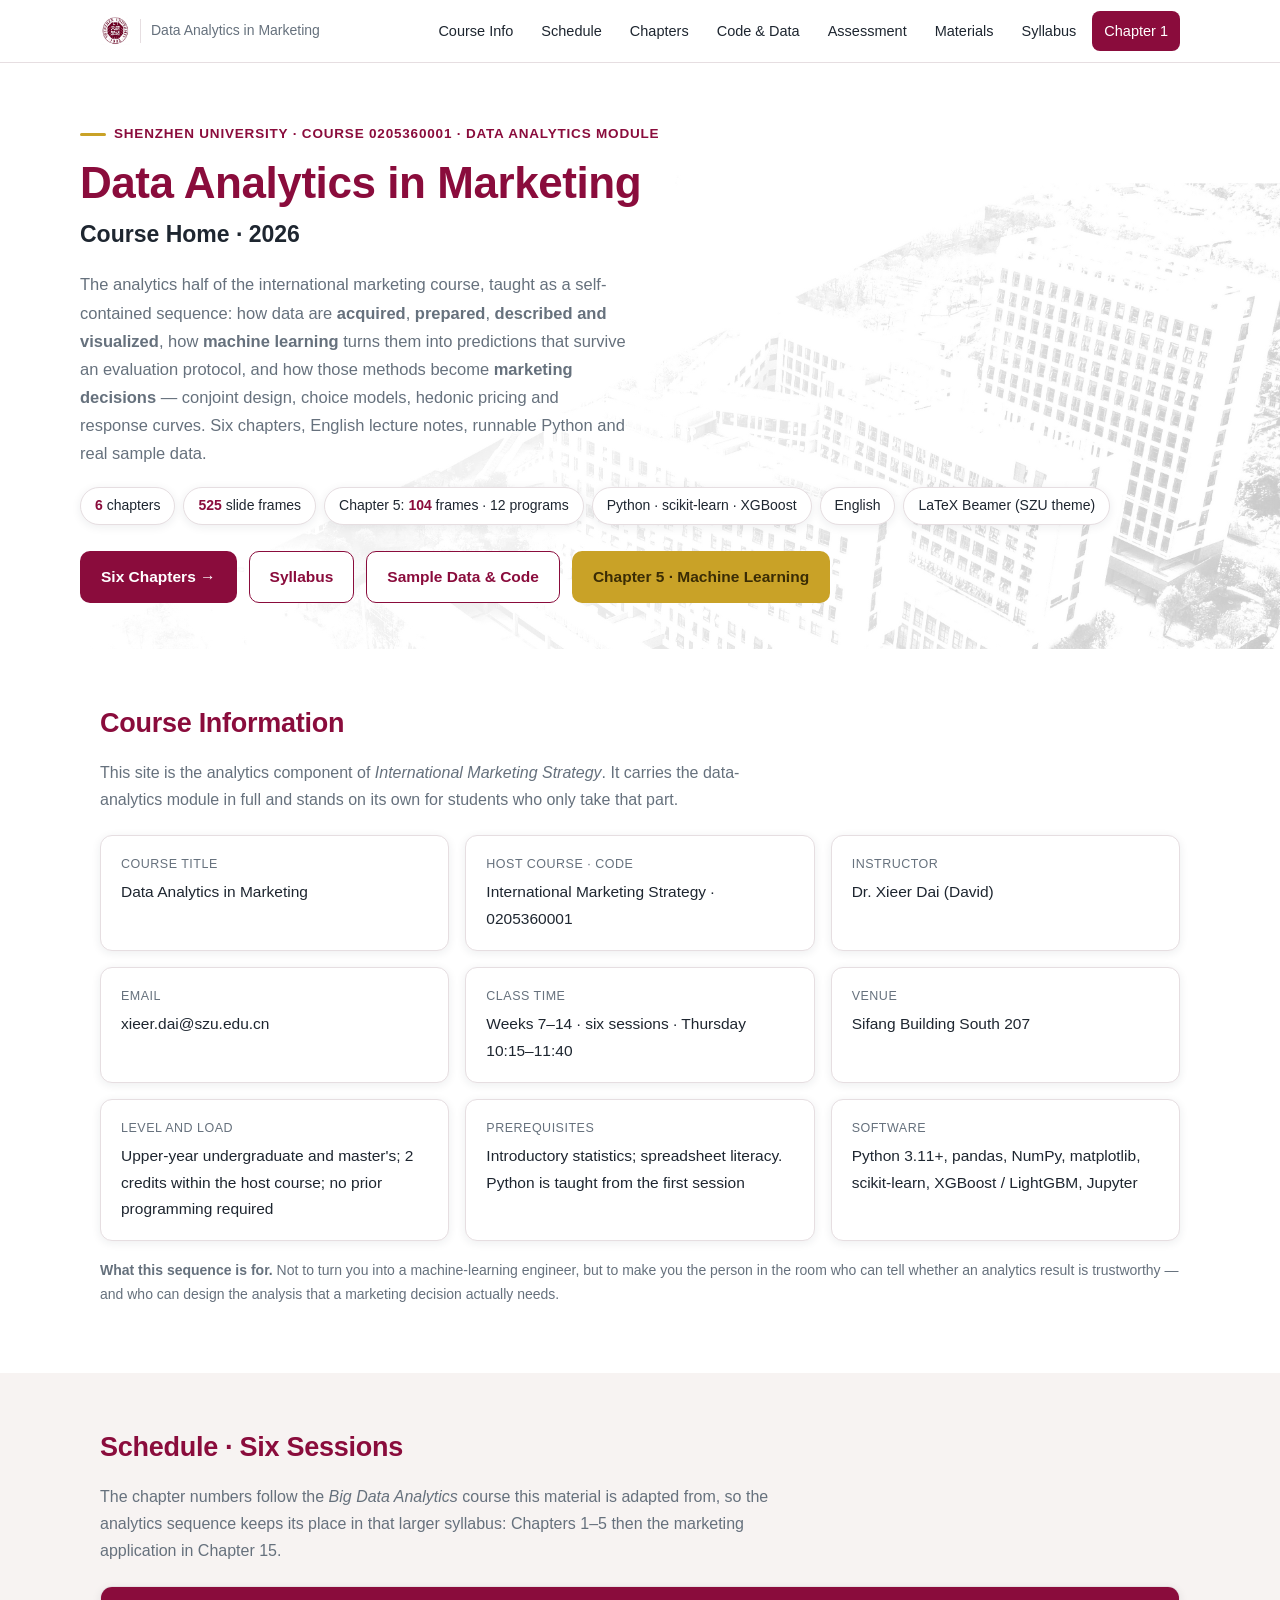
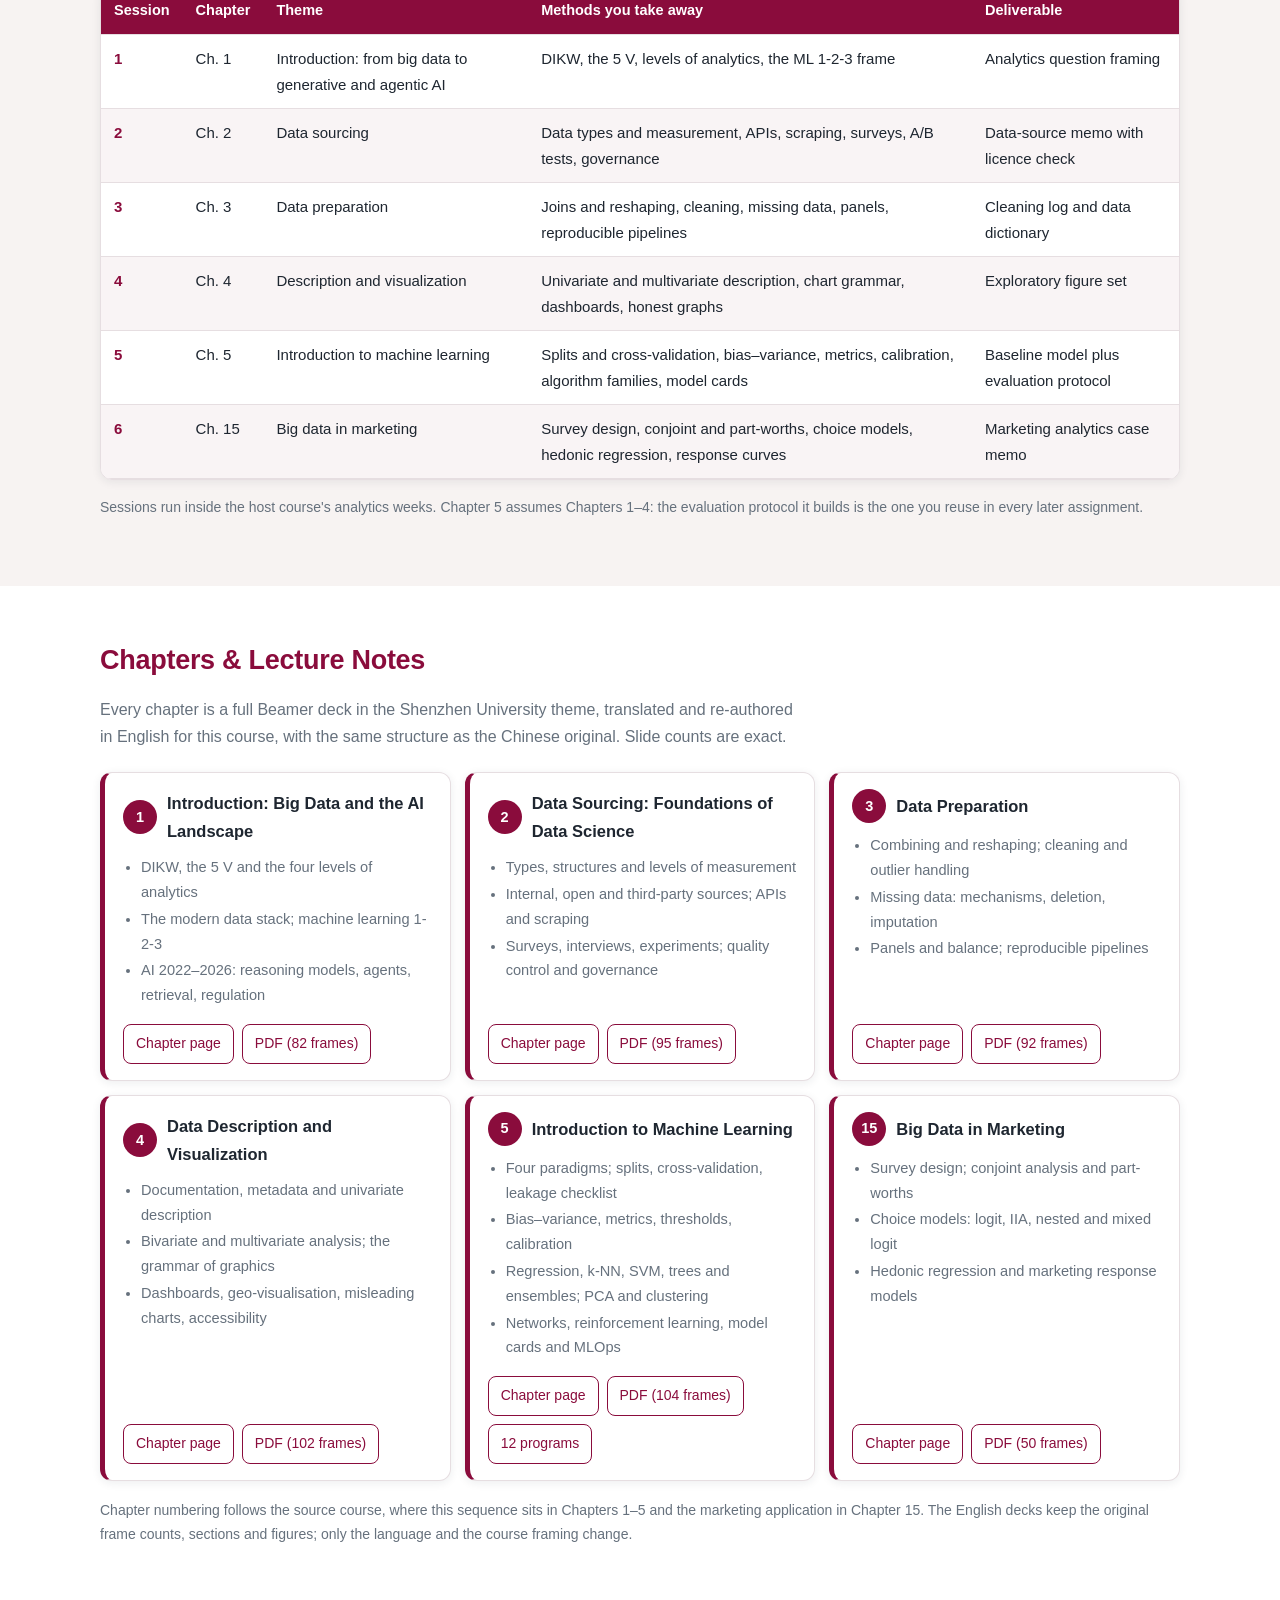
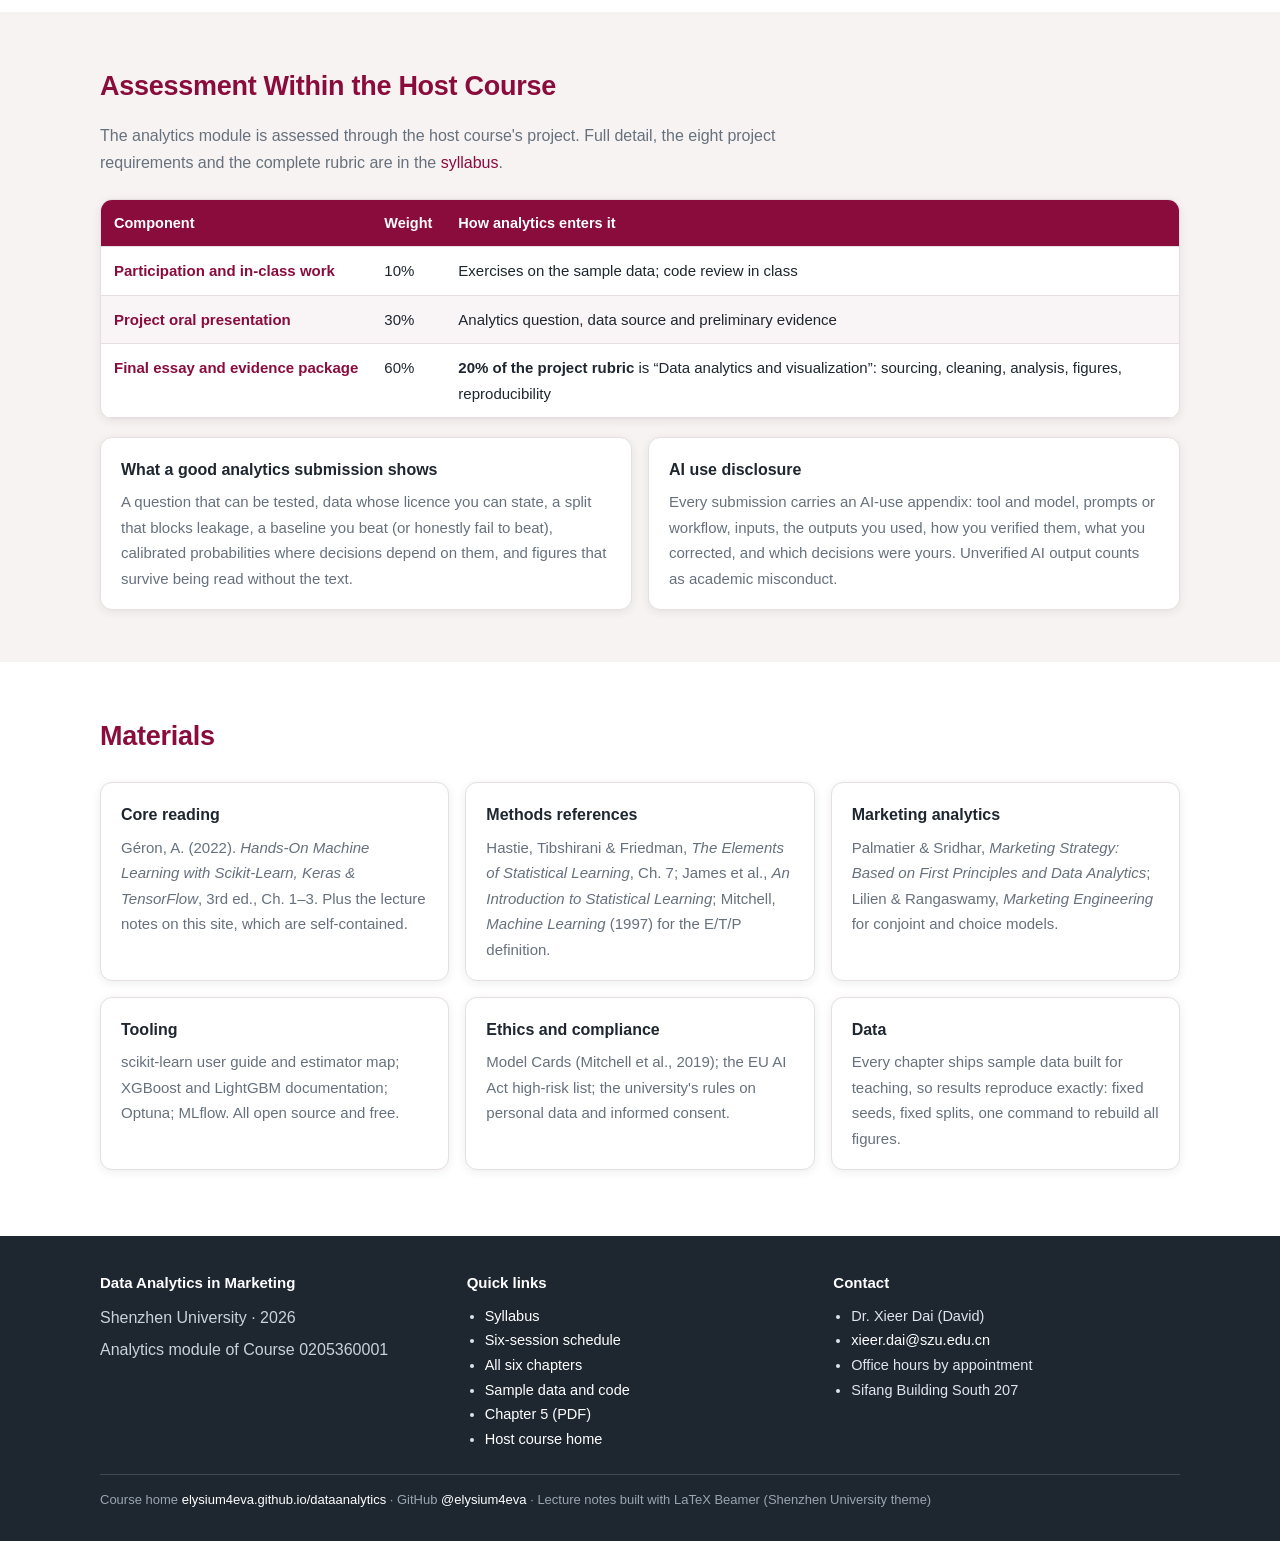
<file: index.html>
<!DOCTYPE html>
<html lang="en">
<head>
<meta charset="utf-8">
<meta name="viewport" content="width=device-width, initial-scale=1">
<title>Data Analytics in Marketing · Course Home</title>
<meta name="description" content="Shenzhen University English course home for Data Analytics in Marketing: six chapters on data sourcing, preparation, description and visualization, machine learning and marketing applications, with English lecture notes, sample data and runnable code.">
<link rel="stylesheet" href="assets/css/style.css">
<link rel="icon" href="assets/img/szu-logo.jpg">
</head>
<body>

<nav class="nav">
  <div class="wrap">
    <a class="nav-brand" href="index.html">
      <img src="assets/img/szu-logo.jpg" alt="Shenzhen University emblem">
      <span>Data Analytics in Marketing</span>
    </a>
    <div class="nav-links">
      <a href="index.html#info">Course Info</a>
      <a href="index.html#schedule">Schedule</a>
      <a href="index.html#chapters">Chapters</a>
      <a href="code.html">Code &amp; Data</a>
      <a href="index.html#assessment">Assessment</a>
      <a href="index.html#materials">Materials</a>
      <a href="syllabus.html">Syllabus</a>
      <a class="cta" href="lecture-01.html">Chapter 1</a>
    </div>
  </div>
</nav>

<header class="hero">
  <div class="hero-bg"></div>
  <div class="hero-inner wrap">
    <p class="eyebrow">Shenzhen University · Course 0205360001 · Data analytics module</p>
    <h1>Data Analytics in Marketing</h1>
    <h2>Course Home · 2026</h2>
    <p class="lede">The analytics half of the international marketing course, taught as a self-contained
       sequence: how data are <strong>acquired</strong>, <strong>prepared</strong>,
       <strong>described and visualized</strong>, how <strong>machine learning</strong> turns them into
       predictions that survive an evaluation protocol, and how those methods become
       <strong>marketing decisions</strong> — conjoint design, choice models, hedonic pricing and
       response curves. Six chapters, English lecture notes, runnable Python and real sample data.</p>
    <ul class="chips">
      <li><b>6</b> chapters</li>
      <li><b>525</b> slide frames</li>
      <li>Chapter 5: <b>104</b> frames · 12 programs</li>
      <li>Python · scikit-learn · XGBoost</li>
      <li>English</li>
      <li>LaTeX Beamer (SZU theme)</li>
    </ul>
    <div class="hero-actions">
      <a class="btn btn-primary" href="index.html#chapters">Six Chapters →</a>
      <a class="btn btn-ghost" href="syllabus.html">Syllabus</a>
      <a class="btn btn-ghost" href="code.html">Sample Data &amp; Code</a>
      <a class="btn btn-gold" href="lecture-05.html">Chapter 5 · Machine Learning</a>
    </div>
  </div>
</header>

<section id="info">
  <div class="wrap">
    <div class="section-head">
      <h3>Course Information</h3>
      <p>This site is the analytics component of <em>International Marketing Strategy</em>. It carries the
         data-analytics module in full and stands on its own for students who only take that part.</p>
    </div>
    <div class="grid grid-3">
      <div class="card"><div class="k">Course title</div><div class="v">Data Analytics in Marketing</div></div>
      <div class="card"><div class="k">Host course · code</div><div class="v">International Marketing Strategy · 0205360001</div></div>
      <div class="card"><div class="k">Instructor</div><div class="v">Dr. Xieer Dai (David)</div></div>
      <div class="card"><div class="k">Email</div><div class="v">xieer.dai@szu.edu.cn</div></div>
      <div class="card"><div class="k">Class time</div><div class="v">Weeks 7–14 · six sessions · Thursday 10:15–11:40</div></div>
      <div class="card"><div class="k">Venue</div><div class="v">Sifang Building South 207</div></div>
      <div class="card"><div class="k">Level and load</div><div class="v">Upper-year undergraduate and master's; 2 credits within the host course; no prior programming required</div></div>
      <div class="card"><div class="k">Prerequisites</div><div class="v">Introductory statistics; spreadsheet literacy. Python is taught from the first session</div></div>
      <div class="card"><div class="k">Software</div><div class="v">Python 3.11+, pandas, NumPy, matplotlib, scikit-learn, XGBoost / LightGBM, Jupyter</div></div>
    </div>
    <p class="note" style="margin-top:18px"><strong>What this sequence is for.</strong> Not to turn you into a
      machine-learning engineer, but to make you the person in the room who can tell whether an analytics
      result is trustworthy — and who can design the analysis that a marketing decision actually needs.</p>
  </div>
</section>

<section id="schedule" class="alt">
  <div class="wrap">
    <div class="section-head">
      <h3>Schedule · Six Sessions</h3>
      <p>The chapter numbers follow the <em>Big Data Analytics</em> course this material is adapted from, so
         the analytics sequence keeps its place in that larger syllabus: Chapters 1–5 then the marketing
         application in Chapter 15.</p>
    </div>
    <div class="table-wrap"><table>
      <thead><tr><th>Session</th><th>Chapter</th><th>Theme</th><th>Methods you take away</th><th>Deliverable</th></tr></thead>
      <tbody>
        <tr><td class="week">1</td><td class="lec">Ch. 1</td><td>Introduction: from big data to generative and agentic AI</td><td>DIKW, the 5 V, levels of analytics, the ML 1-2-3 frame</td><td>Analytics question framing</td></tr>
        <tr><td class="week">2</td><td class="lec">Ch. 2</td><td>Data sourcing</td><td>Data types and measurement, APIs, scraping, surveys, A/B tests, governance</td><td>Data-source memo with licence check</td></tr>
        <tr><td class="week">3</td><td class="lec">Ch. 3</td><td>Data preparation</td><td>Joins and reshaping, cleaning, missing data, panels, reproducible pipelines</td><td>Cleaning log and data dictionary</td></tr>
        <tr><td class="week">4</td><td class="lec">Ch. 4</td><td>Description and visualization</td><td>Univariate and multivariate description, chart grammar, dashboards, honest graphs</td><td>Exploratory figure set</td></tr>
        <tr><td class="week">5</td><td class="lec">Ch. 5</td><td>Introduction to machine learning</td><td>Splits and cross-validation, bias–variance, metrics, calibration, algorithm families, model cards</td><td>Baseline model plus evaluation protocol</td></tr>
        <tr><td class="week">6</td><td class="lec">Ch. 15</td><td>Big data in marketing</td><td>Survey design, conjoint and part-worths, choice models, hedonic regression, response curves</td><td>Marketing analytics case memo</td></tr>
      </tbody>
    </table></div>
    <p class="note" style="margin-top:16px">Sessions run inside the host course's analytics weeks. Chapter 5 assumes
      Chapters 1–4: the evaluation protocol it builds is the one you reuse in every later assignment.</p>
  </div>
</section>

<section id="chapters">
  <div class="wrap">
    <div class="section-head">
      <h3>Chapters &amp; Lecture Notes</h3>
      <p>Every chapter is a full Beamer deck in the Shenzhen University theme, translated and re-authored in
         English for this course, with the same structure as the Chinese original. Slide counts are exact.</p>
    </div>
    <div class="lectures">

      <div class="lecture is-live">
        <div class="lecture-top"><span class="num">1</span><h4>Introduction: Big Data and the AI Landscape</h4></div>
        <ul class="topics">
          <li>DIKW, the 5 V and the four levels of analytics</li>
          <li>The modern data stack; machine learning 1-2-3</li>
          <li>AI 2022–2026: reasoning models, agents, retrieval, regulation</li>
        </ul>
        <div class="file-links">
          <a href="lecture-01.html">Chapter page</a>
          <a href="files/CH01-introduction.pdf">PDF (82 frames)</a>
        </div>
      </div>

      <div class="lecture is-live">
        <div class="lecture-top"><span class="num">2</span><h4>Data Sourcing: Foundations of Data Science</h4></div>
        <ul class="topics">
          <li>Types, structures and levels of measurement</li>
          <li>Internal, open and third-party sources; APIs and scraping</li>
          <li>Surveys, interviews, experiments; quality control and governance</li>
        </ul>
        <div class="file-links">
          <a href="lecture-02.html">Chapter page</a>
          <a href="files/CH02-data-sourcing.pdf">PDF (95 frames)</a>
        </div>
      </div>

      <div class="lecture is-live">
        <div class="lecture-top"><span class="num">3</span><h4>Data Preparation</h4></div>
        <ul class="topics">
          <li>Combining and reshaping; cleaning and outlier handling</li>
          <li>Missing data: mechanisms, deletion, imputation</li>
          <li>Panels and balance; reproducible pipelines</li>
        </ul>
        <div class="file-links">
          <a href="lecture-03.html">Chapter page</a>
          <a href="files/CH03-data-preparation.pdf">PDF (92 frames)</a>
        </div>
      </div>

      <div class="lecture is-live">
        <div class="lecture-top"><span class="num">4</span><h4>Data Description and Visualization</h4></div>
        <ul class="topics">
          <li>Documentation, metadata and univariate description</li>
          <li>Bivariate and multivariate analysis; the grammar of graphics</li>
          <li>Dashboards, geo-visualisation, misleading charts, accessibility</li>
        </ul>
        <div class="file-links">
          <a href="lecture-04.html">Chapter page</a>
          <a href="files/CH04-description-visualization.pdf">PDF (102 frames)</a>
        </div>
      </div>

      <div class="lecture is-live">
        <div class="lecture-top"><span class="num">5</span><h4>Introduction to Machine Learning</h4></div>
        <ul class="topics">
          <li>Four paradigms; splits, cross-validation, leakage checklist</li>
          <li>Bias–variance, metrics, thresholds, calibration</li>
          <li>Regression, k-NN, SVM, trees and ensembles; PCA and clustering</li>
          <li>Networks, reinforcement learning, model cards and MLOps</li>
        </ul>
        <div class="file-links">
          <a href="lecture-05.html">Chapter page</a>
          <a href="files/CH05-machine-learning.pdf">PDF (104 frames)</a>
          <a href="code.html">12 programs</a>
        </div>
      </div>

      <div class="lecture is-live">
        <div class="lecture-top"><span class="num">15</span><h4>Big Data in Marketing</h4></div>
        <ul class="topics">
          <li>Survey design; conjoint analysis and part-worths</li>
          <li>Choice models: logit, IIA, nested and mixed logit</li>
          <li>Hedonic regression and marketing response models</li>
        </ul>
        <div class="file-links">
          <a href="lecture-06.html">Chapter page</a>
          <a href="files/CH15-big-data-marketing.pdf">PDF (50 frames)</a>
        </div>
      </div>

    </div>
    <p class="note" style="margin-top:18px">Chapter numbering follows the source course, where this sequence
      sits in Chapters 1–5 and the marketing application in Chapter 15. The English decks keep the original
      frame counts, sections and figures; only the language and the course framing change.</p>
  </div>
</section>

<section id="assessment" class="alt">
  <div class="wrap">
    <div class="section-head">
      <h3>Assessment Within the Host Course</h3>
      <p>The analytics module is assessed through the host course's project. Full detail, the eight project
         requirements and the complete rubric are in the <a href="syllabus.html#s-assessment">syllabus</a>.</p>
    </div>
    <div class="table-wrap"><table>
      <thead><tr><th>Component</th><th>Weight</th><th>How analytics enters it</th></tr></thead>
      <tbody>
        <tr><td class="week">Participation and in-class work</td><td class="lec">10%</td><td>Exercises on the sample data; code review in class</td></tr>
        <tr><td class="week">Project oral presentation</td><td class="lec">30%</td><td>Analytics question, data source and preliminary evidence</td></tr>
        <tr><td class="week">Final essay and evidence package</td><td class="lec">60%</td><td><strong>20% of the project rubric</strong> is “Data analytics and visualization”: sourcing, cleaning, analysis, figures, reproducibility</td></tr>
      </tbody>
    </table></div>
    <div class="grid grid-2" style="margin-top:18px">
      <div class="card">
        <h4>What a good analytics submission shows</h4>
        <p>A question that can be tested, data whose licence you can state, a split that blocks leakage, a
           baseline you beat (or honestly fail to beat), calibrated probabilities where decisions depend on
           them, and figures that survive being read without the text.</p>
      </div>
      <div class="card">
        <h4>AI use disclosure</h4>
        <p>Every submission carries an AI-use appendix: tool and model, prompts or workflow, inputs, the
           outputs you used, how you verified them, what you corrected, and which decisions were yours.
           Unverified AI output counts as academic misconduct.</p>
      </div>
    </div>
  </div>
</section>

<section id="materials">
  <div class="wrap">
    <div class="section-head">
      <h3>Materials</h3>
    </div>
    <div class="grid grid-3">
      <div class="card"><h4>Core reading</h4><p>Géron, A. (2022). <em>Hands-On Machine Learning with Scikit-Learn, Keras &amp; TensorFlow</em>, 3rd ed., Ch. 1–3. Plus the lecture notes on this site, which are self-contained.</p></div>
      <div class="card"><h4>Methods references</h4><p>Hastie, Tibshirani &amp; Friedman, <em>The Elements of Statistical Learning</em>, Ch. 7; James et al., <em>An Introduction to Statistical Learning</em>; Mitchell, <em>Machine Learning</em> (1997) for the E/T/P definition.</p></div>
      <div class="card"><h4>Marketing analytics</h4><p>Palmatier &amp; Sridhar, <em>Marketing Strategy: Based on First Principles and Data Analytics</em>; Lilien &amp; Rangaswamy, <em>Marketing Engineering</em> for conjoint and choice models.</p></div>
      <div class="card"><h4>Tooling</h4><p>scikit-learn user guide and estimator map; XGBoost and LightGBM documentation; Optuna; MLflow. All open source and free.</p></div>
      <div class="card"><h4>Ethics and compliance</h4><p>Model Cards (Mitchell et al., 2019); the EU AI Act high-risk list; the university's rules on personal data and informed consent.</p></div>
      <div class="card"><h4>Data</h4><p>Every chapter ships sample data built for teaching, so results reproduce exactly: fixed seeds, fixed splits, one command to rebuild all figures.</p></div>
    </div>
  </div>
</section>

<footer>
  <div class="wrap">
    <div class="cols">
      <div>
        <h5>Data Analytics in Marketing</h5>
        <p style="margin:.3em 0;color:#c9d2dc">Shenzhen University · 2026</p>
        <p style="margin:.3em 0;color:#c9d2dc">Analytics module of Course 0205360001</p>
      </div>
      <div>
        <h5>Quick links</h5>
        <ul>
          <li><a href="syllabus.html">Syllabus</a></li>
          <li><a href="index.html#schedule">Six-session schedule</a></li>
          <li><a href="index.html#chapters">All six chapters</a></li>
          <li><a href="code.html">Sample data and code</a></li>
          <li><a href="files/CH05-machine-learning.pdf">Chapter 5 (PDF)</a></li>
          <li><a href="https://elysium4eva.github.io/marketing/">Host course home</a></li>
        </ul>
      </div>
      <div>
        <h5>Contact</h5>
        <ul>
          <li>Dr. Xieer Dai (David)</li>
          <li><a href="mailto:xieer.dai@szu.edu.cn">xieer.dai@szu.edu.cn</a></li>
          <li>Office hours by appointment</li>
          <li>Sifang Building South 207</li>
        </ul>
      </div>
    </div>
    <div class="fine">
      Course home <a href="https://elysium4eva.github.io/dataanalytics/">elysium4eva.github.io/dataanalytics</a> ·
      GitHub <a href="https://github.com/elysium4eva">@elysium4eva</a> ·
      Lecture notes built with LaTeX Beamer (Shenzhen University theme)
    </div>
  </div>
</footer>
</body>
</html>
</file>
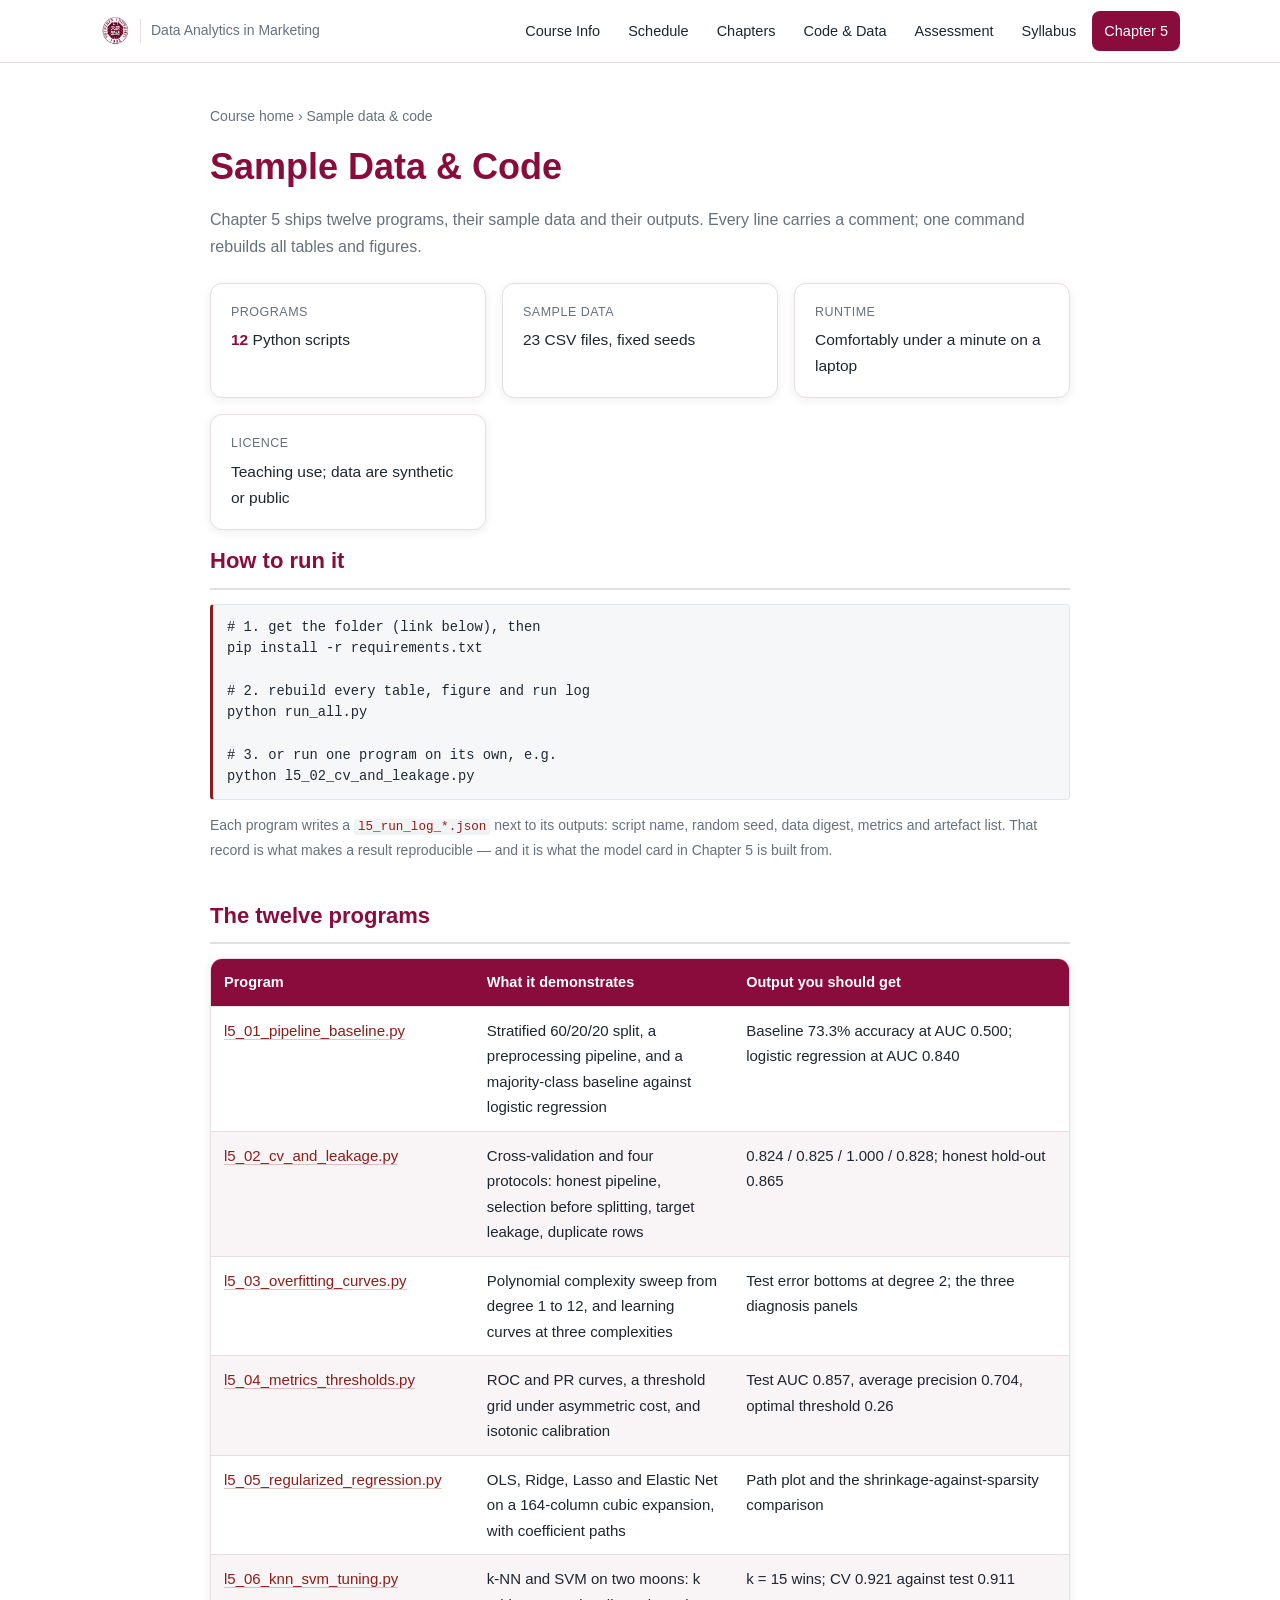
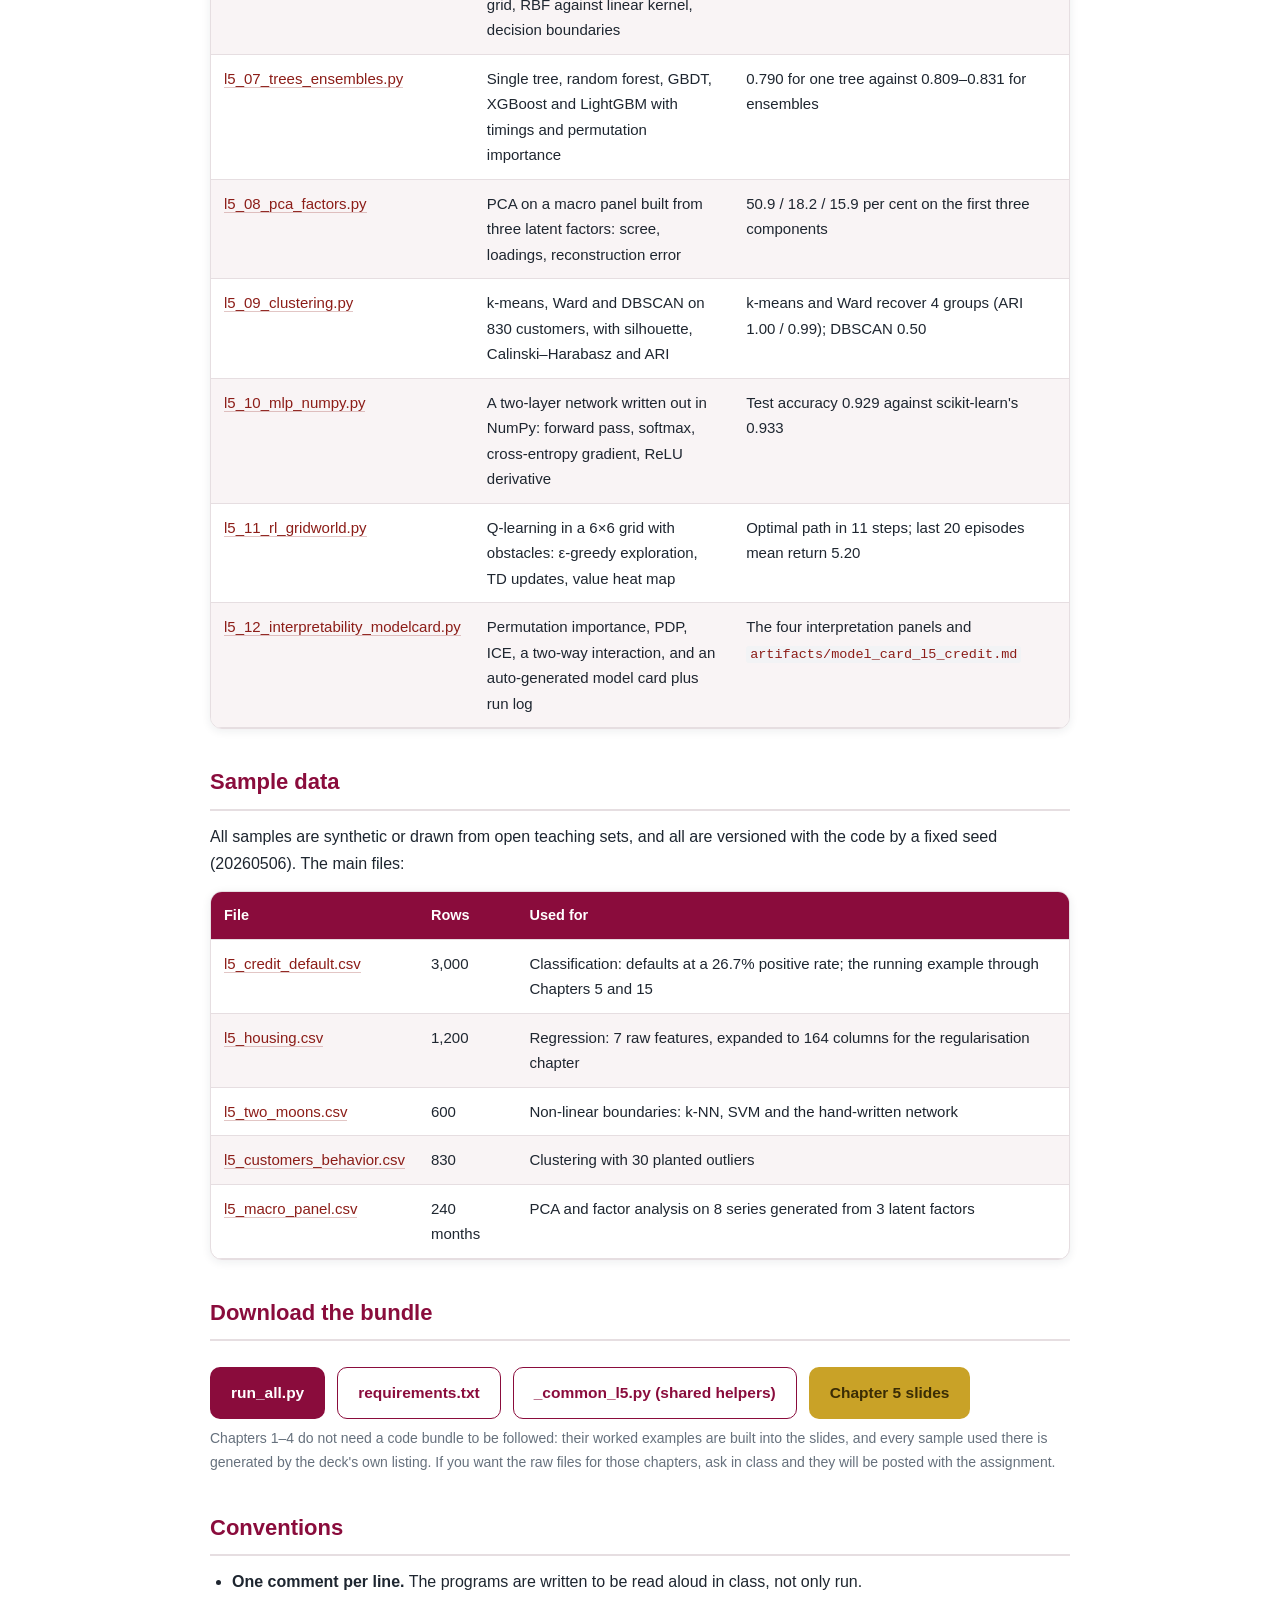
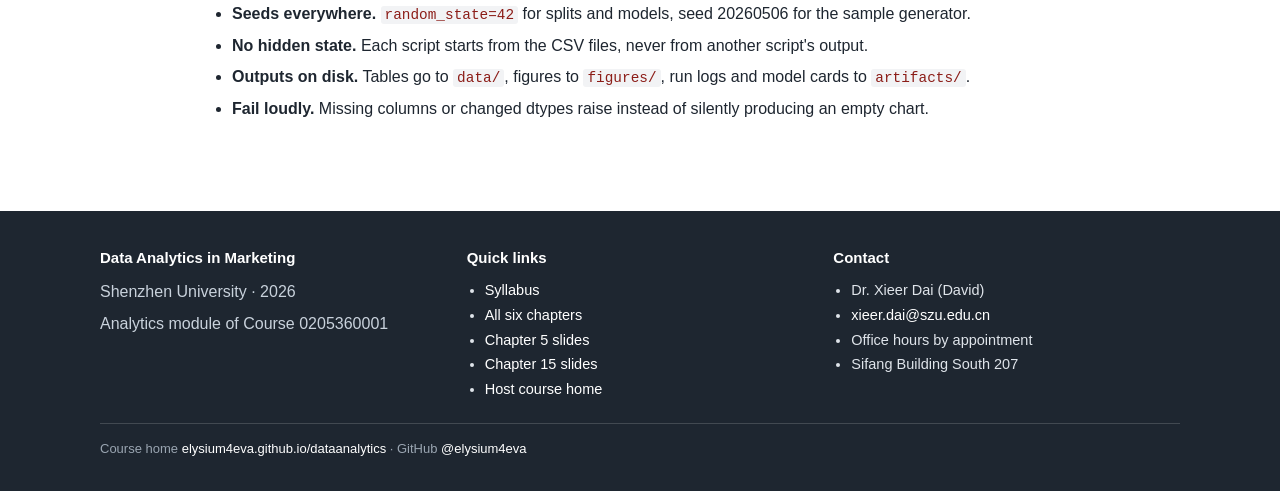
<file: code.html>
<!DOCTYPE html>
<html lang="en">
<head>
<meta charset="utf-8">
<meta name="viewport" content="width=device-width, initial-scale=1">
<title>Sample Data &amp; Code · Data Analytics in Marketing</title>
<meta name="description" content="Runnable Python for Data Analytics in Marketing: twelve programs and their sample data for Chapter 5 — pipelines, leakage, learning curves, metrics, regularisation, kNN/SVM, ensembles, PCA, clustering, a NumPy network and Q-learning.">
<link rel="stylesheet" href="assets/css/style.css">
<link rel="icon" href="assets/img/szu-logo.jpg">
</head>
<body>

<nav class="nav">
  <div class="wrap">
    <a class="nav-brand" href="index.html">
      <img src="assets/img/szu-logo.jpg" alt="Shenzhen University emblem">
      <span>Data Analytics in Marketing</span>
    </a>
    <div class="nav-links">
      <a href="index.html#info">Course Info</a>
      <a href="index.html#schedule">Schedule</a>
      <a href="index.html#chapters">Chapters</a>
      <a href="code.html">Code &amp; Data</a>
      <a href="index.html#assessment">Assessment</a>
      <a href="syllabus.html">Syllabus</a>
      <a class="cta" href="lecture-05.html">Chapter 5</a>
    </div>
  </div>
</nav>

<main class="doc">
  <div class="wrap">
    <p class="breadcrumb"><a href="index.html">Course home</a> › Sample data &amp; code</p>
    <h1 class="doc-title">Sample Data &amp; Code</h1>
    <p class="doc-sub">Chapter 5 ships twelve programs, their sample data and their outputs. Every line carries a comment; one command rebuilds all tables and figures.</p>

    <div class="grid grid-4" style="margin-top:22px">
      <div class="card"><div class="k">Programs</div><div class="v"><strong>12</strong> Python scripts</div></div>
      <div class="card"><div class="k">Sample data</div><div class="v">23 CSV files, fixed seeds</div></div>
      <div class="card"><div class="k">Runtime</div><div class="v">Comfortably under a minute on a laptop</div></div>
      <div class="card"><div class="k">Licence</div><div class="v">Teaching use; data are synthetic or public</div></div>
    </div>

    <h3>How to run it</h3>
<pre><code># 1. get the folder (link below), then
pip install -r requirements.txt

# 2. rebuild every table, figure and run log
python run_all.py

# 3. or run one program on its own, e.g.
python l5_02_cv_and_leakage.py</code></pre>
    <p class="note">Each program writes a <code>l5_run_log_*.json</code> next to its outputs: script name, random seed,
      data digest, metrics and artefact list. That record is what makes a result reproducible — and it is what the
      model card in Chapter 5 is built from.</p>

    <h3>The twelve programs</h3>
    <div class="table-wrap"><table>
      <thead><tr><th>Program</th><th>What it demonstrates</th><th>Output you should get</th></tr></thead>
      <tbody>
        <tr><td class="lec"><a href="code/chapter05/l5_01_pipeline_baseline.py">l5_01_pipeline_baseline.py</a></td><td>Stratified 60/20/20 split, a preprocessing pipeline, and a majority-class baseline against logistic regression</td><td>Baseline 73.3% accuracy at AUC 0.500; logistic regression at AUC 0.840</td></tr>
        <tr><td class="lec"><a href="code/chapter05/l5_02_cv_and_leakage.py">l5_02_cv_and_leakage.py</a></td><td>Cross-validation and four protocols: honest pipeline, selection before splitting, target leakage, duplicate rows</td><td>0.824 / 0.825 / 1.000 / 0.828; honest hold-out 0.865</td></tr>
        <tr><td class="lec"><a href="code/chapter05/l5_03_overfitting_curves.py">l5_03_overfitting_curves.py</a></td><td>Polynomial complexity sweep from degree 1 to 12, and learning curves at three complexities</td><td>Test error bottoms at degree 2; the three diagnosis panels</td></tr>
        <tr><td class="lec"><a href="code/chapter05/l5_04_metrics_thresholds.py">l5_04_metrics_thresholds.py</a></td><td>ROC and PR curves, a threshold grid under asymmetric cost, and isotonic calibration</td><td>Test AUC 0.857, average precision 0.704, optimal threshold 0.26</td></tr>
        <tr><td class="lec"><a href="code/chapter05/l5_05_regularized_regression.py">l5_05_regularized_regression.py</a></td><td>OLS, Ridge, Lasso and Elastic Net on a 164-column cubic expansion, with coefficient paths</td><td>Path plot and the shrinkage-against-sparsity comparison</td></tr>
        <tr><td class="lec"><a href="code/chapter05/l5_06_knn_svm_tuning.py">l5_06_knn_svm_tuning.py</a></td><td>k-NN and SVM on two moons: k grid, RBF against linear kernel, decision boundaries</td><td>k = 15 wins; CV 0.921 against test 0.911</td></tr>
        <tr><td class="lec"><a href="code/chapter05/l5_07_trees_ensembles.py">l5_07_trees_ensembles.py</a></td><td>Single tree, random forest, GBDT, XGBoost and LightGBM with timings and permutation importance</td><td>0.790 for one tree against 0.809–0.831 for ensembles</td></tr>
        <tr><td class="lec"><a href="code/chapter05/l5_08_pca_factors.py">l5_08_pca_factors.py</a></td><td>PCA on a macro panel built from three latent factors: scree, loadings, reconstruction error</td><td>50.9 / 18.2 / 15.9 per cent on the first three components</td></tr>
        <tr><td class="lec"><a href="code/chapter05/l5_09_clustering.py">l5_09_clustering.py</a></td><td>k-means, Ward and DBSCAN on 830 customers, with silhouette, Calinski–Harabasz and ARI</td><td>k-means and Ward recover 4 groups (ARI 1.00 / 0.99); DBSCAN 0.50</td></tr>
        <tr><td class="lec"><a href="code/chapter05/l5_10_mlp_numpy.py">l5_10_mlp_numpy.py</a></td><td>A two-layer network written out in NumPy: forward pass, softmax, cross-entropy gradient, ReLU derivative</td><td>Test accuracy 0.929 against scikit-learn's 0.933</td></tr>
        <tr><td class="lec"><a href="code/chapter05/l5_11_rl_gridworld.py">l5_11_rl_gridworld.py</a></td><td>Q-learning in a 6×6 grid with obstacles: ε-greedy exploration, TD updates, value heat map</td><td>Optimal path in 11 steps; last 20 episodes mean return 5.20</td></tr>
        <tr><td class="lec"><a href="code/chapter05/l5_12_interpretability_modelcard.py">l5_12_interpretability_modelcard.py</a></td><td>Permutation importance, PDP, ICE, a two-way interaction, and an auto-generated model card plus run log</td><td>The four interpretation panels and <code>artifacts/model_card_l5_credit.md</code></td></tr>
      </tbody>
    </table></div>

    <h3>Sample data</h3>
    <p>All samples are synthetic or drawn from open teaching sets, and all are versioned with the code by a fixed seed
      (20260506). The main files:</p>
    <div class="table-wrap"><table>
      <thead><tr><th>File</th><th>Rows</th><th>Used for</th></tr></thead>
      <tbody>
        <tr><td class="lec"><a href="code/chapter05/data/l5_credit_default.csv">l5_credit_default.csv</a></td><td>3,000</td><td>Classification: defaults at a 26.7% positive rate; the running example through Chapters 5 and 15</td></tr>
        <tr><td class="lec"><a href="code/chapter05/data/l5_housing.csv">l5_housing.csv</a></td><td>1,200</td><td>Regression: 7 raw features, expanded to 164 columns for the regularisation chapter</td></tr>
        <tr><td class="lec"><a href="code/chapter05/data/l5_two_moons.csv">l5_two_moons.csv</a></td><td>600</td><td>Non-linear boundaries: k-NN, SVM and the hand-written network</td></tr>
        <tr><td class="lec"><a href="code/chapter05/data/l5_customers_behavior.csv">l5_customers_behavior.csv</a></td><td>830</td><td>Clustering with 30 planted outliers</td></tr>
        <tr><td class="lec"><a href="code/chapter05/data/l5_macro_panel.csv">l5_macro_panel.csv</a></td><td>240 months</td><td>PCA and factor analysis on 8 series generated from 3 latent factors</td></tr>
      </tbody>
    </table></div>

    <h3>Download the bundle</h3>
    <div class="hero-actions">
      <a class="btn btn-primary" href="code/chapter05/run_all.py">run_all.py</a>
      <a class="btn btn-ghost" href="code/chapter05/requirements.txt">requirements.txt</a>
      <a class="btn btn-ghost" href="code/chapter05/_common_l5.py">_common_l5.py (shared helpers)</a>
      <a class="btn btn-gold" href="lecture-05.html">Chapter 5 slides</a>
    </div>
    <p class="note">Chapters 1–4 do not need a code bundle to be followed: their worked examples are built into the
      slides, and every sample used there is generated by the deck's own listing. If you want the raw files for those
      chapters, ask in class and they will be posted with the assignment.</p>

    <h3>Conventions</h3>
    <ul>
      <li><strong>One comment per line.</strong> The programs are written to be read aloud in class, not only run.</li>
      <li><strong>Seeds everywhere.</strong> <code>random_state=42</code> for splits and models, seed 20260506 for the sample generator.</li>
      <li><strong>No hidden state.</strong> Each script starts from the CSV files, never from another script's output.</li>
      <li><strong>Outputs on disk.</strong> Tables go to <code>data/</code>, figures to <code>figures/</code>, run logs and model cards to <code>artifacts/</code>.</li>
      <li><strong>Fail loudly.</strong> Missing columns or changed dtypes raise instead of silently producing an empty chart.</li>
    </ul>
  </div>
</main>

<footer>
  <div class="wrap">
    <div class="cols">
      <div>
        <h5>Data Analytics in Marketing</h5>
        <p style="margin:.3em 0;color:#c9d2dc">Shenzhen University · 2026</p>
        <p style="margin:.3em 0;color:#c9d2dc">Analytics module of Course 0205360001</p>
      </div>
      <div>
        <h5>Quick links</h5>
        <ul>
          <li><a href="syllabus.html">Syllabus</a></li>
          <li><a href="index.html#chapters">All six chapters</a></li>
          <li><a href="lecture-05.html">Chapter 5 slides</a></li>
          <li><a href="lecture-06.html">Chapter 15 slides</a></li>
          <li><a href="https://elysium4eva.github.io/marketing/">Host course home</a></li>
        </ul>
      </div>
      <div>
        <h5>Contact</h5>
        <ul>
          <li>Dr. Xieer Dai (David)</li>
          <li><a href="mailto:xieer.dai@szu.edu.cn">xieer.dai@szu.edu.cn</a></li>
          <li>Office hours by appointment</li>
          <li>Sifang Building South 207</li>
        </ul>
      </div>
    </div>
    <div class="fine">
      Course home <a href="https://elysium4eva.github.io/dataanalytics/">elysium4eva.github.io/dataanalytics</a> ·
      GitHub <a href="https://github.com/elysium4eva">@elysium4eva</a>
    </div>
  </div>
</footer>
</body>
</html>
</file>
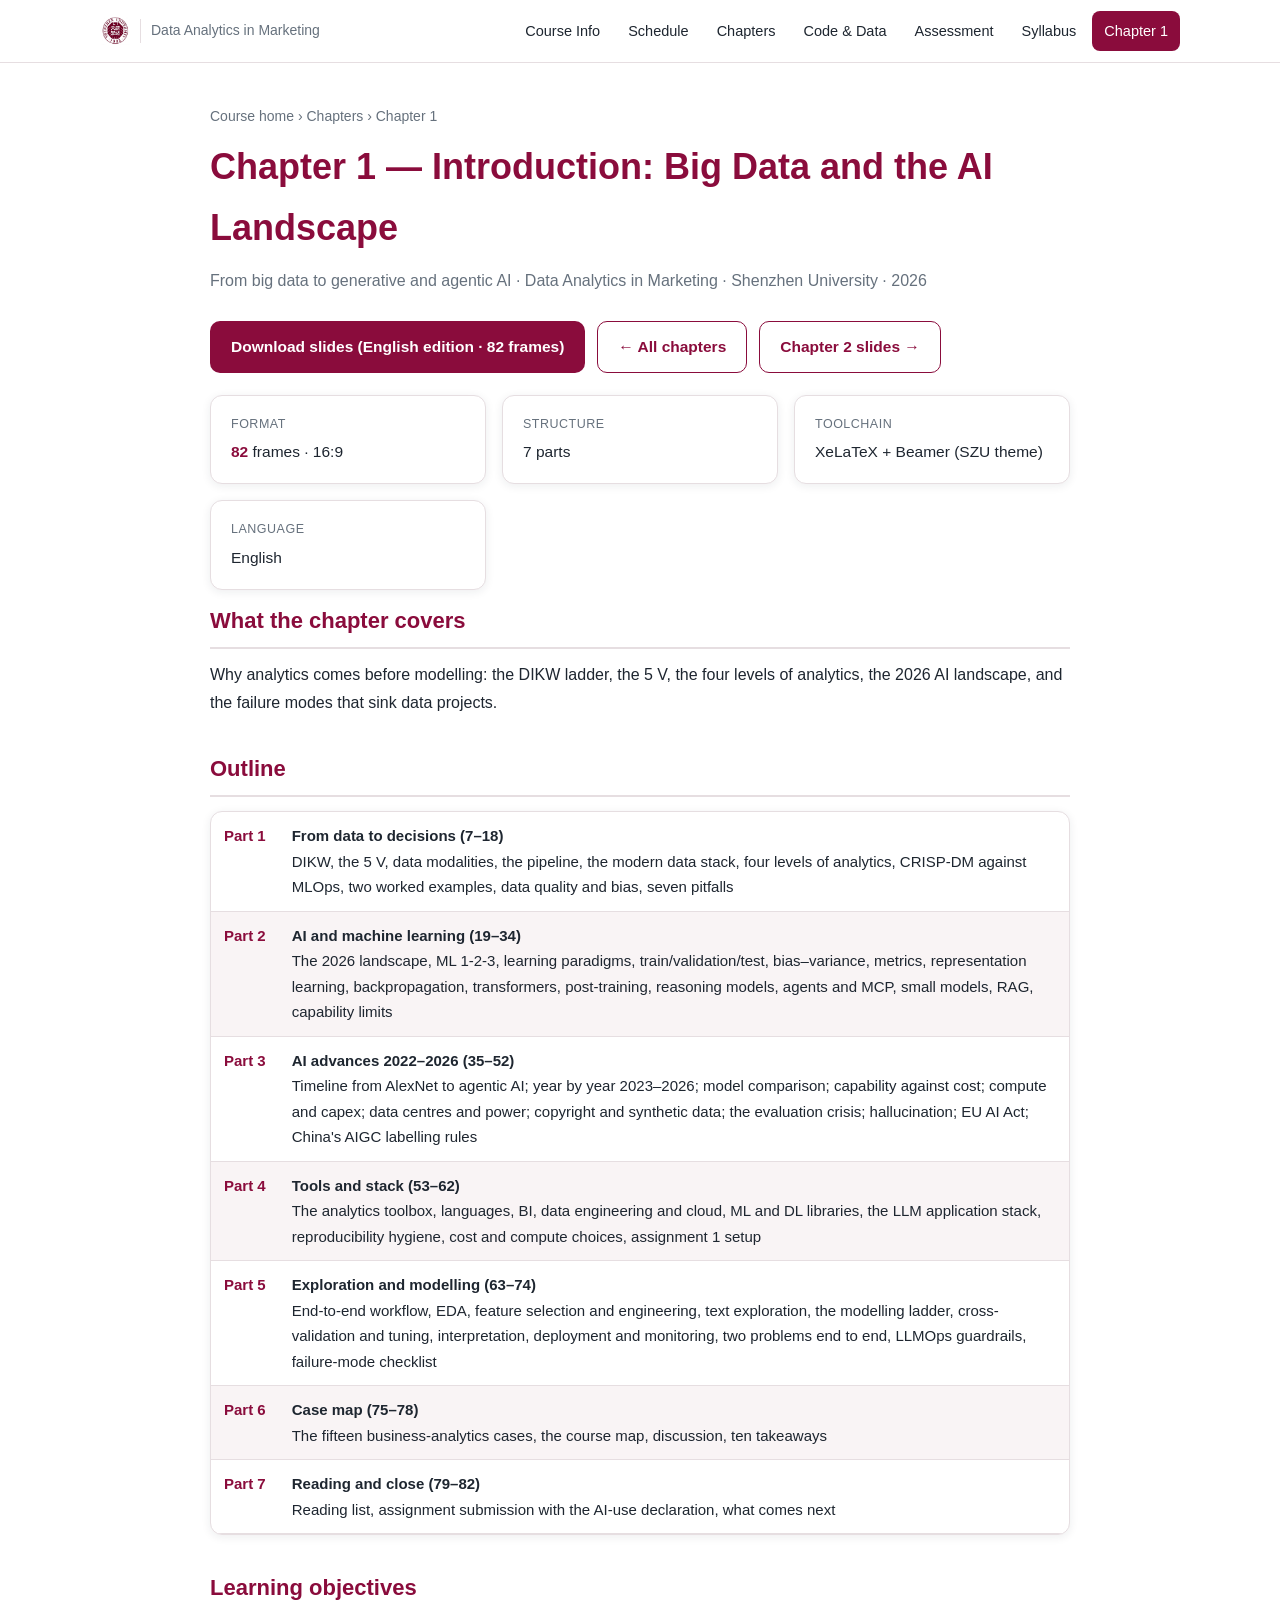
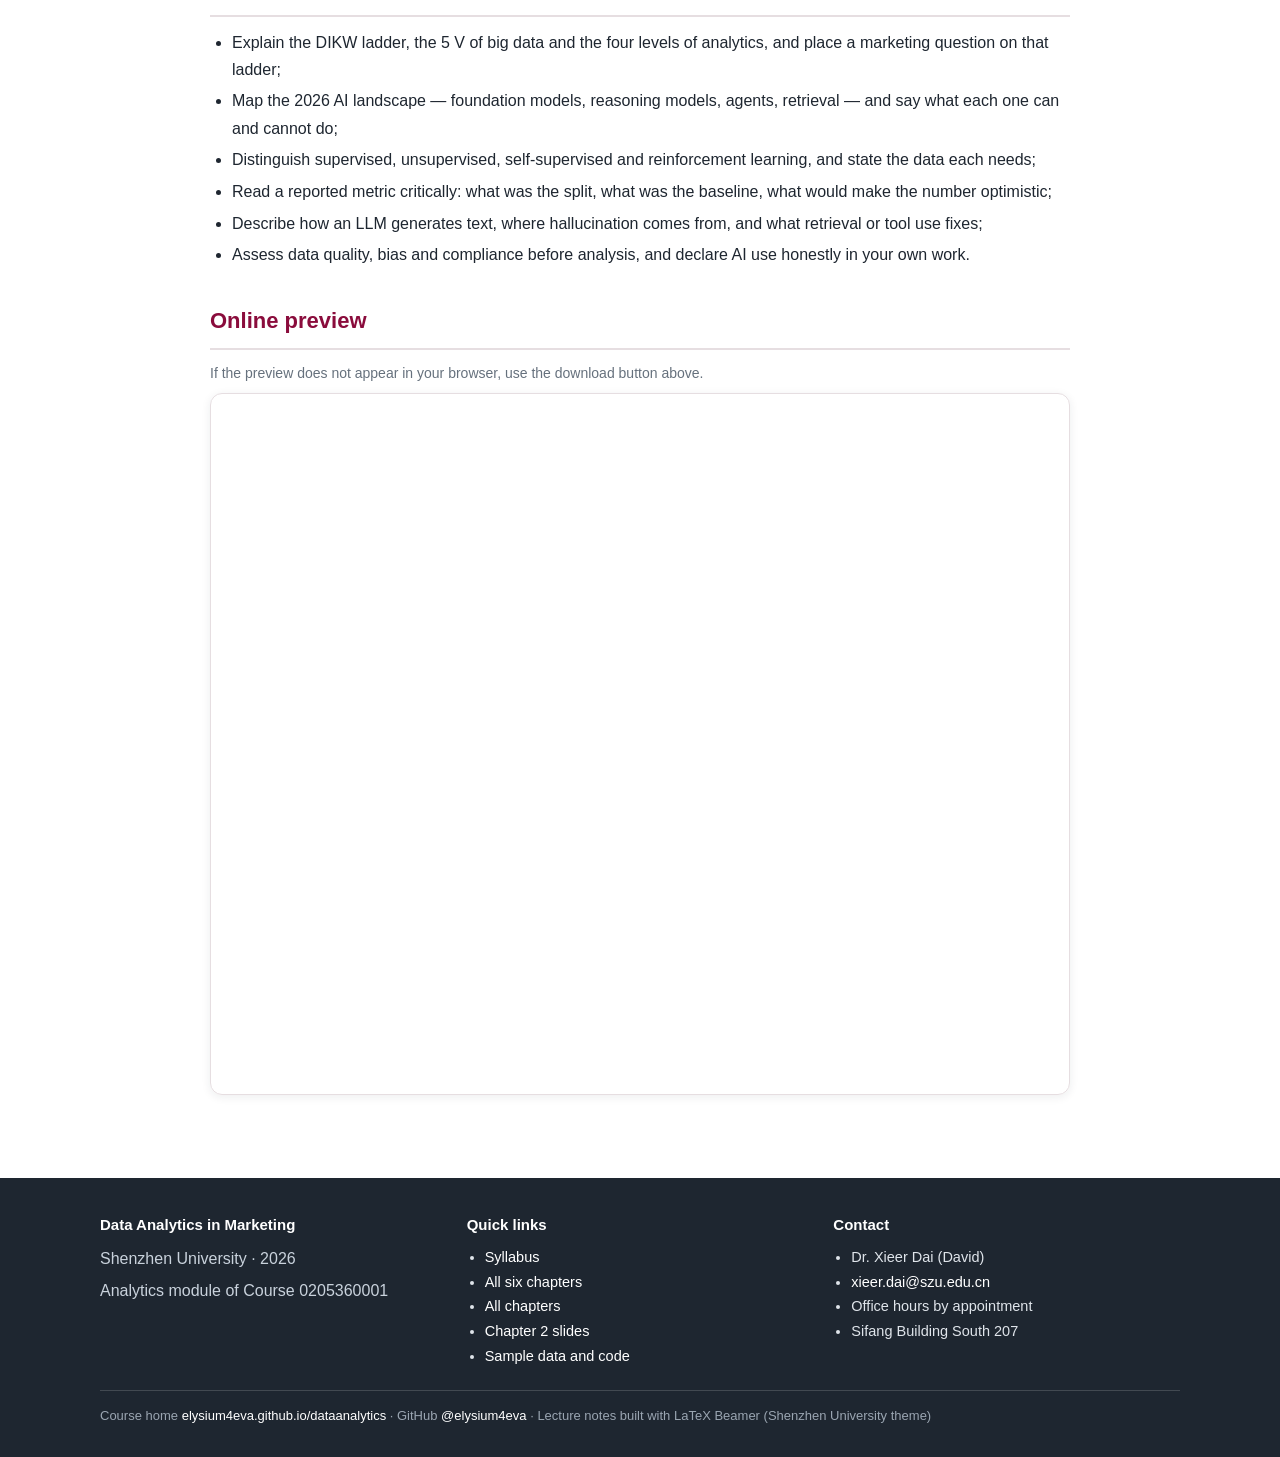
<file: lecture-01.html>
<!DOCTYPE html>
<html lang="en">
<head>
<meta charset="utf-8">
<meta name="viewport" content="width=device-width, initial-scale=1">
<title>Chapter 1 · Introduction: Big Data and the AI Landscape · Data Analytics in Marketing</title>
<meta name="description" content="Chapter 1 of Data Analytics in Marketing (Shenzhen University): Why analytics comes before modelling: the DIKW ladder, the 5 V, the four levels of analytics, the 2026 AI landscape, and the failure modes that sink data projects.">
<link rel="stylesheet" href="assets/css/style.css">
<link rel="icon" href="assets/img/szu-logo.jpg">
</head>
<body>

<nav class="nav">
  <div class="wrap">
    <a class="nav-brand" href="index.html">
      <img src="assets/img/szu-logo.jpg" alt="Shenzhen University emblem">
      <span>Data Analytics in Marketing</span>
    </a>
    <div class="nav-links">
      <a href="index.html#info">Course Info</a>
      <a href="index.html#schedule">Schedule</a>
      <a href="index.html#chapters">Chapters</a>
      <a href="code.html">Code &amp; Data</a>
      <a href="index.html#assessment">Assessment</a>
      <a href="syllabus.html">Syllabus</a>
      <a class="cta" href="lecture-01.html">Chapter 1</a>
    </div>
  </div>
</nav>

<main class="doc">
  <div class="wrap">
    <p class="breadcrumb"><a href="index.html">Course home</a> › <a href="index.html#chapters">Chapters</a> › Chapter 1</p>
    <h1 class="doc-title">Chapter 1 — Introduction: Big Data and the AI Landscape</h1>
    <p class="doc-sub">From big data to generative and agentic AI · Data Analytics in Marketing · Shenzhen University · 2026</p>

    <div class="hero-actions no-print">
      <a class="btn btn-primary" href="files/CH01-introduction.pdf">Download slides (English edition · 82 frames)</a>
      <a class="btn btn-ghost" href="index.html#chapters">← All chapters</a>
      <a class="btn btn-ghost" href="lecture-02.html">Chapter 2 slides →</a>
    </div>

    <div class="grid grid-4" style="margin-top:22px">
      <div class="card"><div class="k">Format</div><div class="v"><strong>82</strong> frames · 16:9</div></div>
      <div class="card"><div class="k">Structure</div><div class="v">7 parts</div></div>
      <div class="card"><div class="k">Toolchain</div><div class="v">XeLaTeX + Beamer (SZU theme)</div></div>
      <div class="card"><div class="k">Language</div><div class="v">English</div></div>
    </div>

    <h3>What the chapter covers</h3>
    <p>Why analytics comes before modelling: the DIKW ladder, the 5 V, the four levels of analytics, the 2026 AI landscape, and the failure modes that sink data projects.</p>

    <h3>Outline</h3>
    <div class="table-wrap"><table>
      <tbody>
        <tr><td class="week">Part 1</td><td><strong>From data to decisions (7–18)</strong><br>DIKW, the 5 V, data modalities, the pipeline, the modern data stack, four levels of analytics, CRISP-DM against MLOps, two worked examples, data quality and bias, seven pitfalls</td></tr>
        <tr><td class="week">Part 2</td><td><strong>AI and machine learning (19–34)</strong><br>The 2026 landscape, ML 1-2-3, learning paradigms, train/validation/test, bias–variance, metrics, representation learning, backpropagation, transformers, post-training, reasoning models, agents and MCP, small models, RAG, capability limits</td></tr>
        <tr><td class="week">Part 3</td><td><strong>AI advances 2022–2026 (35–52)</strong><br>Timeline from AlexNet to agentic AI; year by year 2023–2026; model comparison; capability against cost; compute and capex; data centres and power; copyright and synthetic data; the evaluation crisis; hallucination; EU AI Act; China's AIGC labelling rules</td></tr>
        <tr><td class="week">Part 4</td><td><strong>Tools and stack (53–62)</strong><br>The analytics toolbox, languages, BI, data engineering and cloud, ML and DL libraries, the LLM application stack, reproducibility hygiene, cost and compute choices, assignment 1 setup</td></tr>
        <tr><td class="week">Part 5</td><td><strong>Exploration and modelling (63–74)</strong><br>End-to-end workflow, EDA, feature selection and engineering, text exploration, the modelling ladder, cross-validation and tuning, interpretation, deployment and monitoring, two problems end to end, LLMOps guardrails, failure-mode checklist</td></tr>
        <tr><td class="week">Part 6</td><td><strong>Case map (75–78)</strong><br>The fifteen business-analytics cases, the course map, discussion, ten takeaways</td></tr>
        <tr><td class="week">Part 7</td><td><strong>Reading and close (79–82)</strong><br>Reading list, assignment submission with the AI-use declaration, what comes next</td></tr>
      </tbody>
    </table></div>

    <h3>Learning objectives</h3>
    <ul>
      <li>Explain the DIKW ladder, the 5 V of big data and the four levels of analytics, and place a marketing question on that ladder;</li>
      <li>Map the 2026 AI landscape — foundation models, reasoning models, agents, retrieval — and say what each one can and cannot do;</li>
      <li>Distinguish supervised, unsupervised, self-supervised and reinforcement learning, and state the data each needs;</li>
      <li>Read a reported metric critically: what was the split, what was the baseline, what would make the number optimistic;</li>
      <li>Describe how an LLM generates text, where hallucination comes from, and what retrieval or tool use fixes;</li>
      <li>Assess data quality, bias and compliance before analysis, and declare AI use honestly in your own work.</li>
    </ul>

    <h3>Online preview</h3>
    <p class="note no-print">If the preview does not appear in your browser, use the download button above.</p>
    <iframe class="pdf-frame no-print" src="files/CH01-introduction.pdf" title="Chapter 1 courseware"></iframe>
  </div>
</main>

<footer>
  <div class="wrap">
    <div class="cols">
      <div>
        <h5>Data Analytics in Marketing</h5>
        <p style="margin:.3em 0;color:#c9d2dc">Shenzhen University · 2026</p>
        <p style="margin:.3em 0;color:#c9d2dc">Analytics module of Course 0205360001</p>
      </div>
      <div>
        <h5>Quick links</h5>
        <ul>
          <li><a href="syllabus.html">Syllabus</a></li>
          <li><a href="index.html#chapters">All six chapters</a></li>
          <li><a href="index.html#chapters">All chapters</a></li>
          <li><a href="lecture-02.html">Chapter 2 slides</a></li>
          <li><a href="code.html">Sample data and code</a></li>
        </ul>
      </div>
      <div>
        <h5>Contact</h5>
        <ul>
          <li>Dr. Xieer Dai (David)</li>
          <li><a href="mailto:xieer.dai@szu.edu.cn">xieer.dai@szu.edu.cn</a></li>
          <li>Office hours by appointment</li>
          <li>Sifang Building South 207</li>
        </ul>
      </div>
    </div>
    <div class="fine">
      Course home <a href="https://elysium4eva.github.io/dataanalytics/">elysium4eva.github.io/dataanalytics</a> ·
      GitHub <a href="https://github.com/elysium4eva">@elysium4eva</a> ·
      Lecture notes built with LaTeX Beamer (Shenzhen University theme)
    </div>
  </div>
</footer>
</body>
</html>
</file>
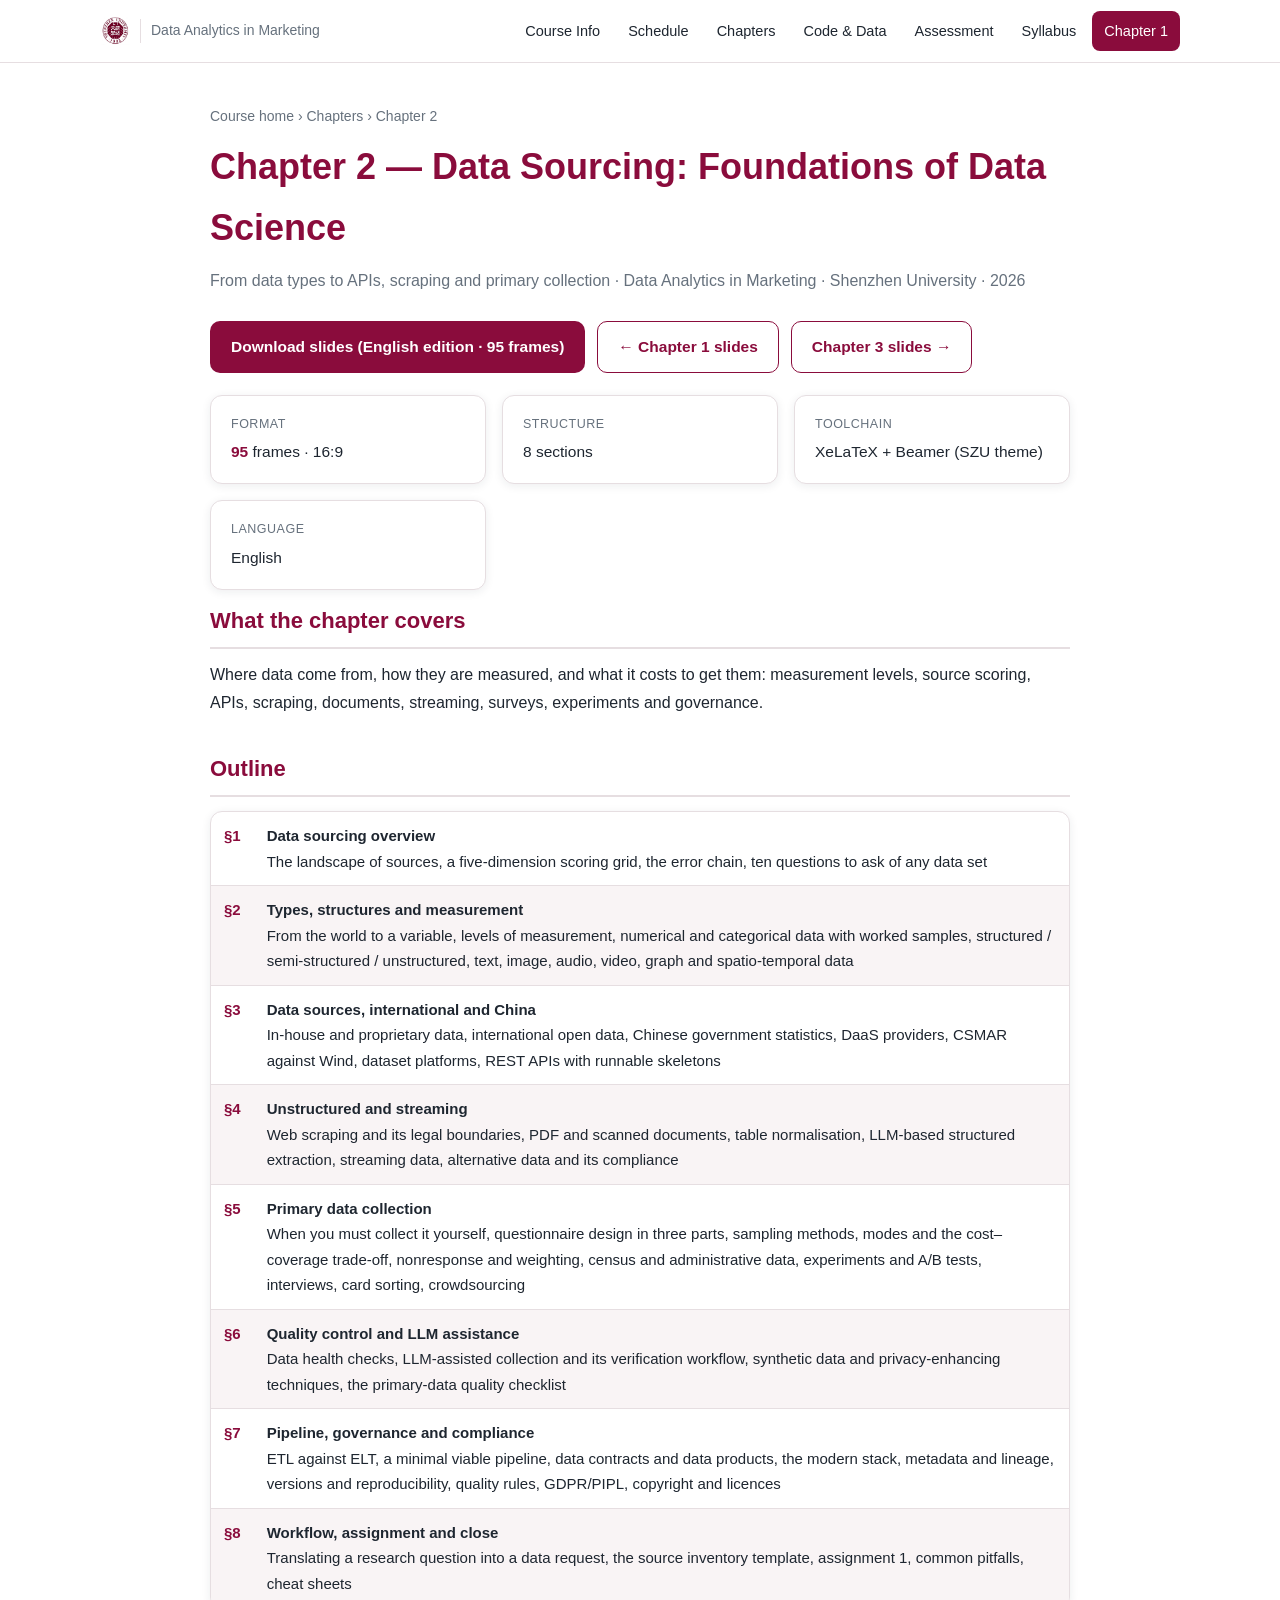
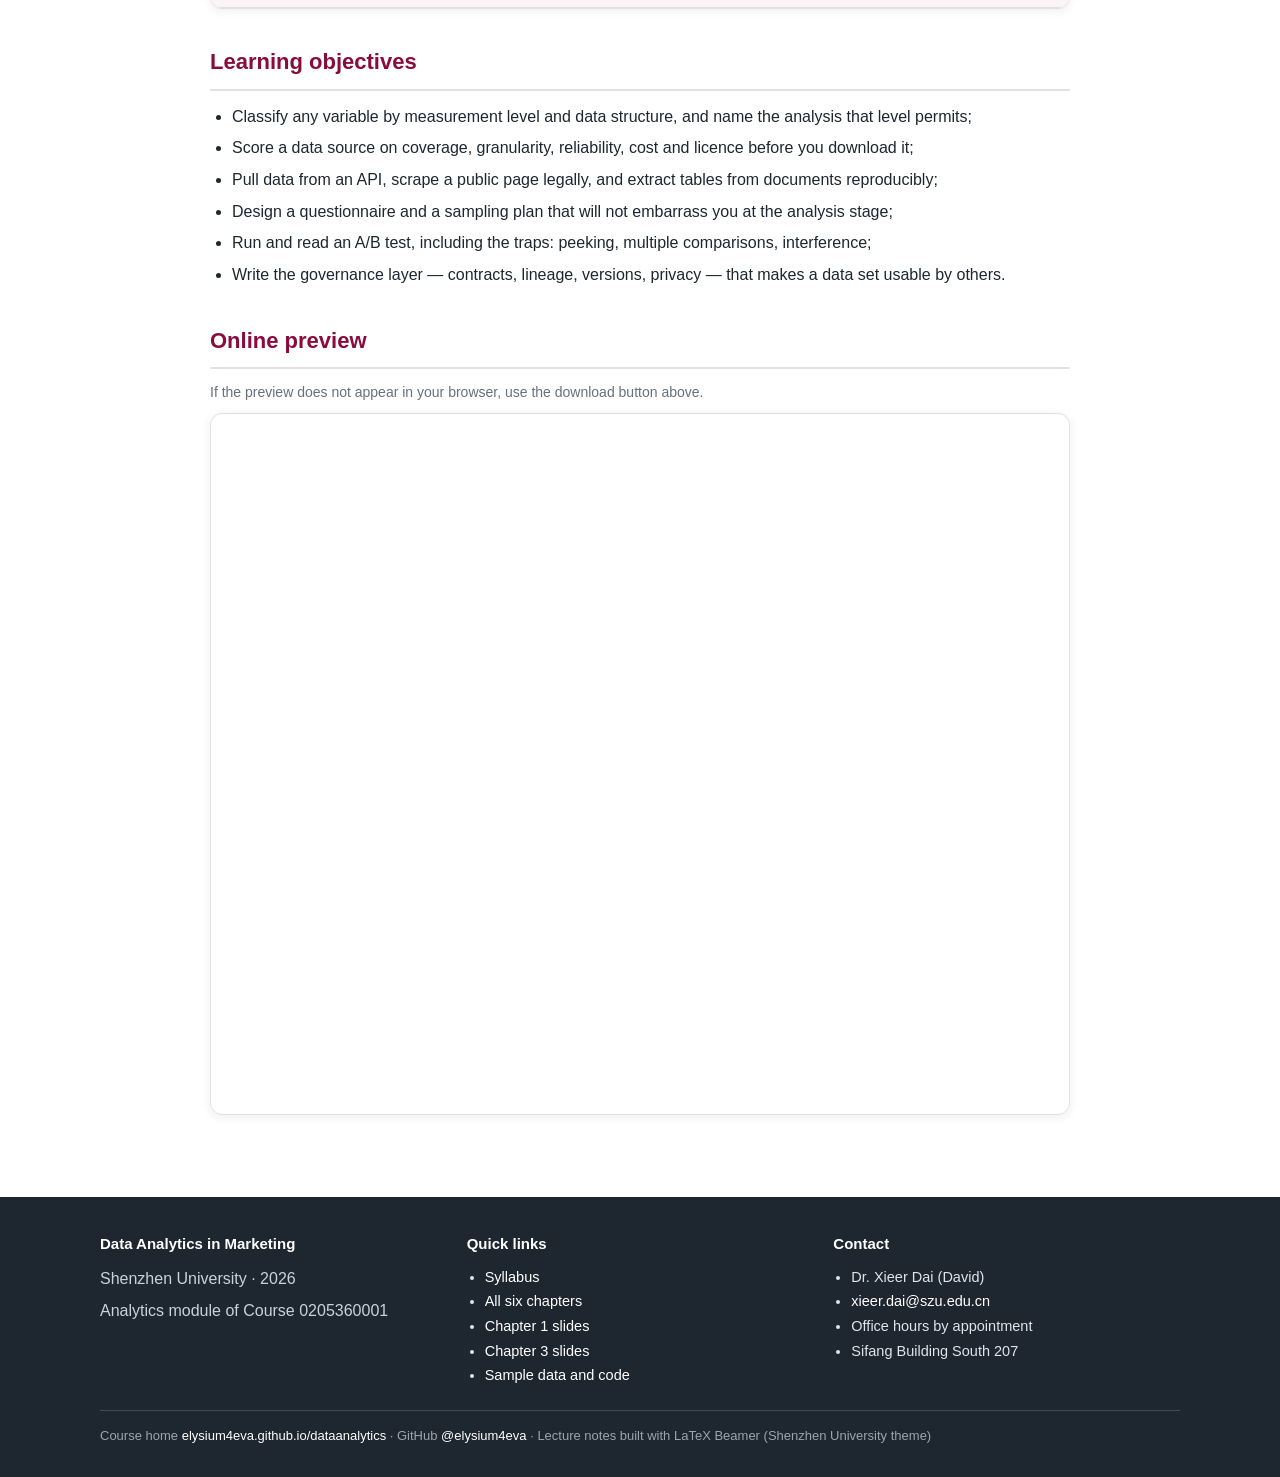
<file: lecture-02.html>
<!DOCTYPE html>
<html lang="en">
<head>
<meta charset="utf-8">
<meta name="viewport" content="width=device-width, initial-scale=1">
<title>Chapter 2 · Data Sourcing: Foundations of Data Science · Data Analytics in Marketing</title>
<meta name="description" content="Chapter 2 of Data Analytics in Marketing (Shenzhen University): Where data come from, how they are measured, and what it costs to get them: measurement levels, source scoring, APIs, scraping, documents, streaming, surveys, experiments and governance.">
<link rel="stylesheet" href="assets/css/style.css">
<link rel="icon" href="assets/img/szu-logo.jpg">
</head>
<body>

<nav class="nav">
  <div class="wrap">
    <a class="nav-brand" href="index.html">
      <img src="assets/img/szu-logo.jpg" alt="Shenzhen University emblem">
      <span>Data Analytics in Marketing</span>
    </a>
    <div class="nav-links">
      <a href="index.html#info">Course Info</a>
      <a href="index.html#schedule">Schedule</a>
      <a href="index.html#chapters">Chapters</a>
      <a href="code.html">Code &amp; Data</a>
      <a href="index.html#assessment">Assessment</a>
      <a href="syllabus.html">Syllabus</a>
      <a class="cta" href="lecture-01.html">Chapter 1</a>
    </div>
  </div>
</nav>

<main class="doc">
  <div class="wrap">
    <p class="breadcrumb"><a href="index.html">Course home</a> › <a href="index.html#chapters">Chapters</a> › Chapter 2</p>
    <h1 class="doc-title">Chapter 2 — Data Sourcing: Foundations of Data Science</h1>
    <p class="doc-sub">From data types to APIs, scraping and primary collection · Data Analytics in Marketing · Shenzhen University · 2026</p>

    <div class="hero-actions no-print">
      <a class="btn btn-primary" href="files/CH02-data-sourcing.pdf">Download slides (English edition · 95 frames)</a>
      <a class="btn btn-ghost" href="lecture-01.html">← Chapter 1 slides</a>
      <a class="btn btn-ghost" href="lecture-03.html">Chapter 3 slides →</a>
    </div>

    <div class="grid grid-4" style="margin-top:22px">
      <div class="card"><div class="k">Format</div><div class="v"><strong>95</strong> frames · 16:9</div></div>
      <div class="card"><div class="k">Structure</div><div class="v">8 sections</div></div>
      <div class="card"><div class="k">Toolchain</div><div class="v">XeLaTeX + Beamer (SZU theme)</div></div>
      <div class="card"><div class="k">Language</div><div class="v">English</div></div>
    </div>

    <h3>What the chapter covers</h3>
    <p>Where data come from, how they are measured, and what it costs to get them: measurement levels, source scoring, APIs, scraping, documents, streaming, surveys, experiments and governance.</p>

    <h3>Outline</h3>
    <div class="table-wrap"><table>
      <tbody>
        <tr><td class="week">§1</td><td><strong>Data sourcing overview</strong><br>The landscape of sources, a five-dimension scoring grid, the error chain, ten questions to ask of any data set</td></tr>
        <tr><td class="week">§2</td><td><strong>Types, structures and measurement</strong><br>From the world to a variable, levels of measurement, numerical and categorical data with worked samples, structured / semi-structured / unstructured, text, image, audio, video, graph and spatio-temporal data</td></tr>
        <tr><td class="week">§3</td><td><strong>Data sources, international and China</strong><br>In-house and proprietary data, international open data, Chinese government statistics, DaaS providers, CSMAR against Wind, dataset platforms, REST APIs with runnable skeletons</td></tr>
        <tr><td class="week">§4</td><td><strong>Unstructured and streaming</strong><br>Web scraping and its legal boundaries, PDF and scanned documents, table normalisation, LLM-based structured extraction, streaming data, alternative data and its compliance</td></tr>
        <tr><td class="week">§5</td><td><strong>Primary data collection</strong><br>When you must collect it yourself, questionnaire design in three parts, sampling methods, modes and the cost–coverage trade-off, nonresponse and weighting, census and administrative data, experiments and A/B tests, interviews, card sorting, crowdsourcing</td></tr>
        <tr><td class="week">§6</td><td><strong>Quality control and LLM assistance</strong><br>Data health checks, LLM-assisted collection and its verification workflow, synthetic data and privacy-enhancing techniques, the primary-data quality checklist</td></tr>
        <tr><td class="week">§7</td><td><strong>Pipeline, governance and compliance</strong><br>ETL against ELT, a minimal viable pipeline, data contracts and data products, the modern stack, metadata and lineage, versions and reproducibility, quality rules, GDPR/PIPL, copyright and licences</td></tr>
        <tr><td class="week">§8</td><td><strong>Workflow, assignment and close</strong><br>Translating a research question into a data request, the source inventory template, assignment 1, common pitfalls, cheat sheets</td></tr>
      </tbody>
    </table></div>

    <h3>Learning objectives</h3>
    <ul>
      <li>Classify any variable by measurement level and data structure, and name the analysis that level permits;</li>
      <li>Score a data source on coverage, granularity, reliability, cost and licence before you download it;</li>
      <li>Pull data from an API, scrape a public page legally, and extract tables from documents reproducibly;</li>
      <li>Design a questionnaire and a sampling plan that will not embarrass you at the analysis stage;</li>
      <li>Run and read an A/B test, including the traps: peeking, multiple comparisons, interference;</li>
      <li>Write the governance layer — contracts, lineage, versions, privacy — that makes a data set usable by others.</li>
    </ul>

    <h3>Online preview</h3>
    <p class="note no-print">If the preview does not appear in your browser, use the download button above.</p>
    <iframe class="pdf-frame no-print" src="files/CH02-data-sourcing.pdf" title="Chapter 2 courseware"></iframe>
  </div>
</main>

<footer>
  <div class="wrap">
    <div class="cols">
      <div>
        <h5>Data Analytics in Marketing</h5>
        <p style="margin:.3em 0;color:#c9d2dc">Shenzhen University · 2026</p>
        <p style="margin:.3em 0;color:#c9d2dc">Analytics module of Course 0205360001</p>
      </div>
      <div>
        <h5>Quick links</h5>
        <ul>
          <li><a href="syllabus.html">Syllabus</a></li>
          <li><a href="index.html#chapters">All six chapters</a></li>
          <li><a href="lecture-01.html">Chapter 1 slides</a></li>
          <li><a href="lecture-03.html">Chapter 3 slides</a></li>
          <li><a href="code.html">Sample data and code</a></li>
        </ul>
      </div>
      <div>
        <h5>Contact</h5>
        <ul>
          <li>Dr. Xieer Dai (David)</li>
          <li><a href="mailto:xieer.dai@szu.edu.cn">xieer.dai@szu.edu.cn</a></li>
          <li>Office hours by appointment</li>
          <li>Sifang Building South 207</li>
        </ul>
      </div>
    </div>
    <div class="fine">
      Course home <a href="https://elysium4eva.github.io/dataanalytics/">elysium4eva.github.io/dataanalytics</a> ·
      GitHub <a href="https://github.com/elysium4eva">@elysium4eva</a> ·
      Lecture notes built with LaTeX Beamer (Shenzhen University theme)
    </div>
  </div>
</footer>
</body>
</html>
</file>
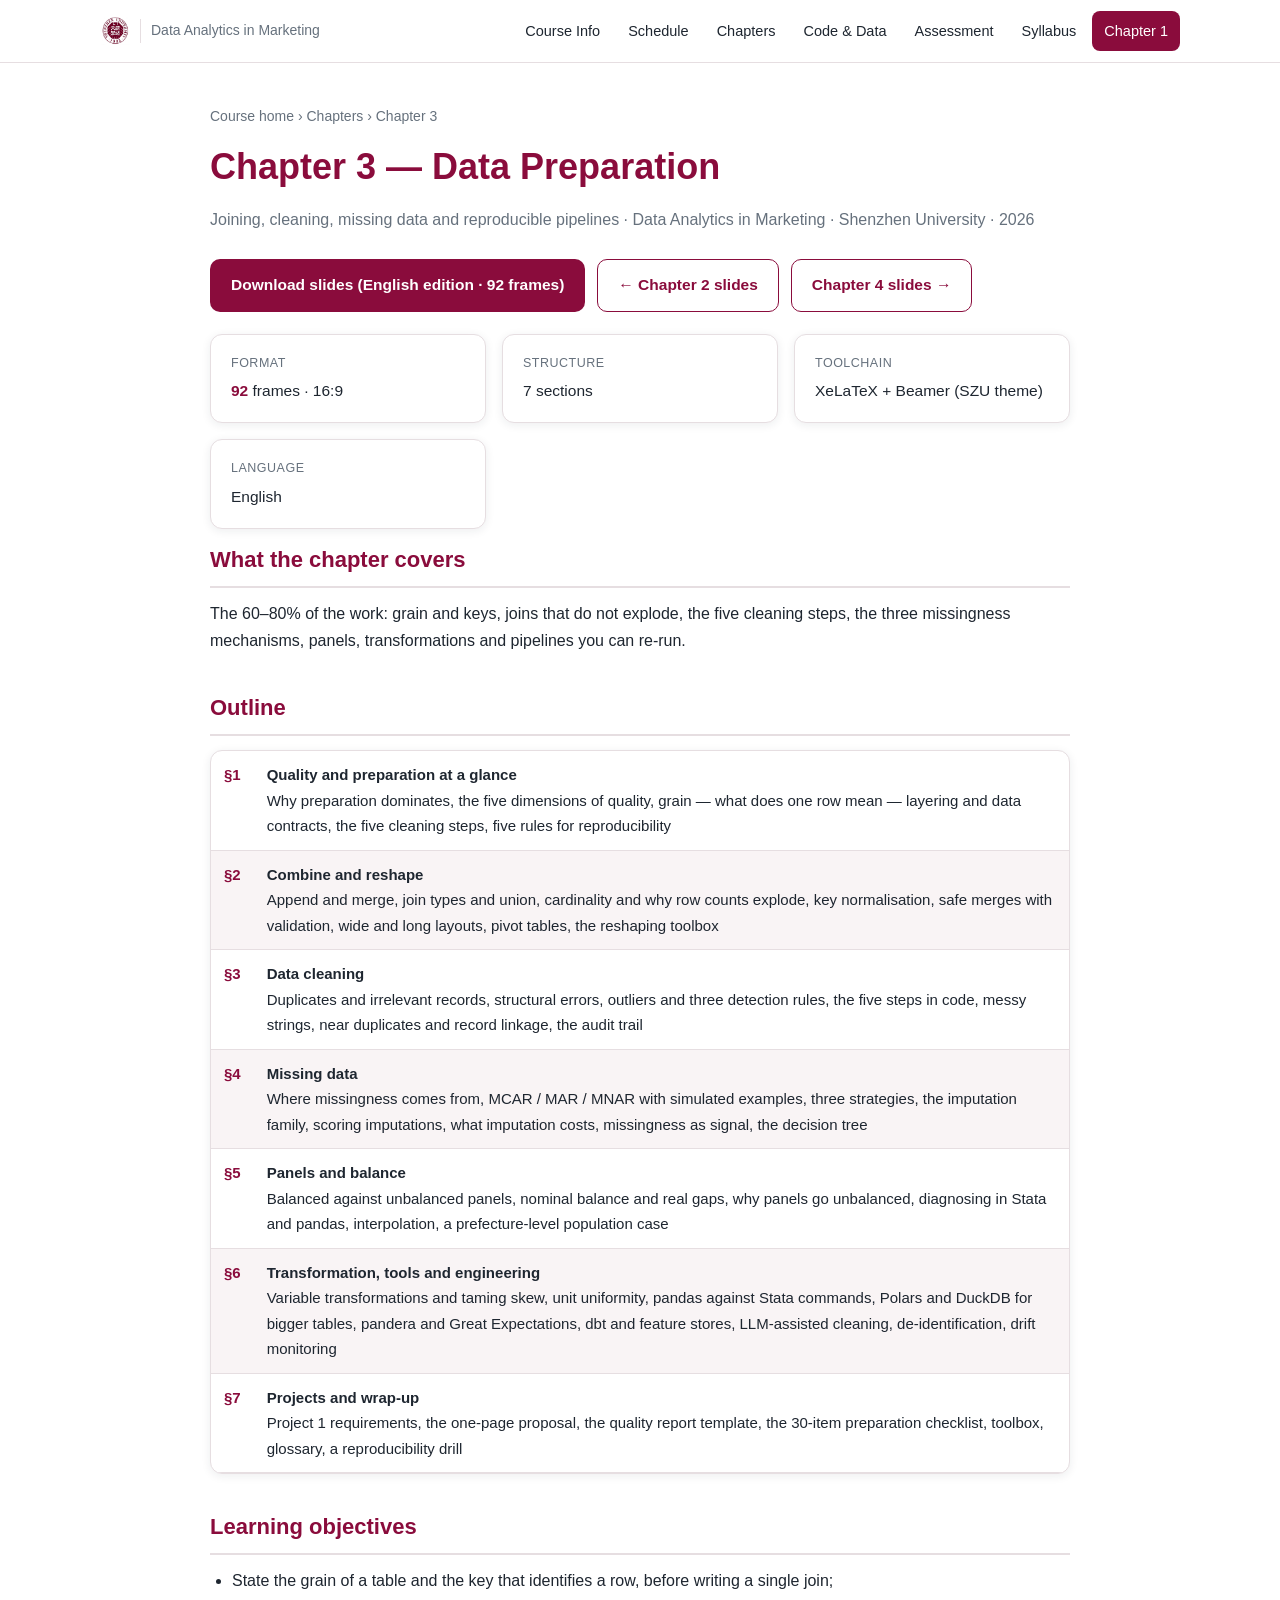
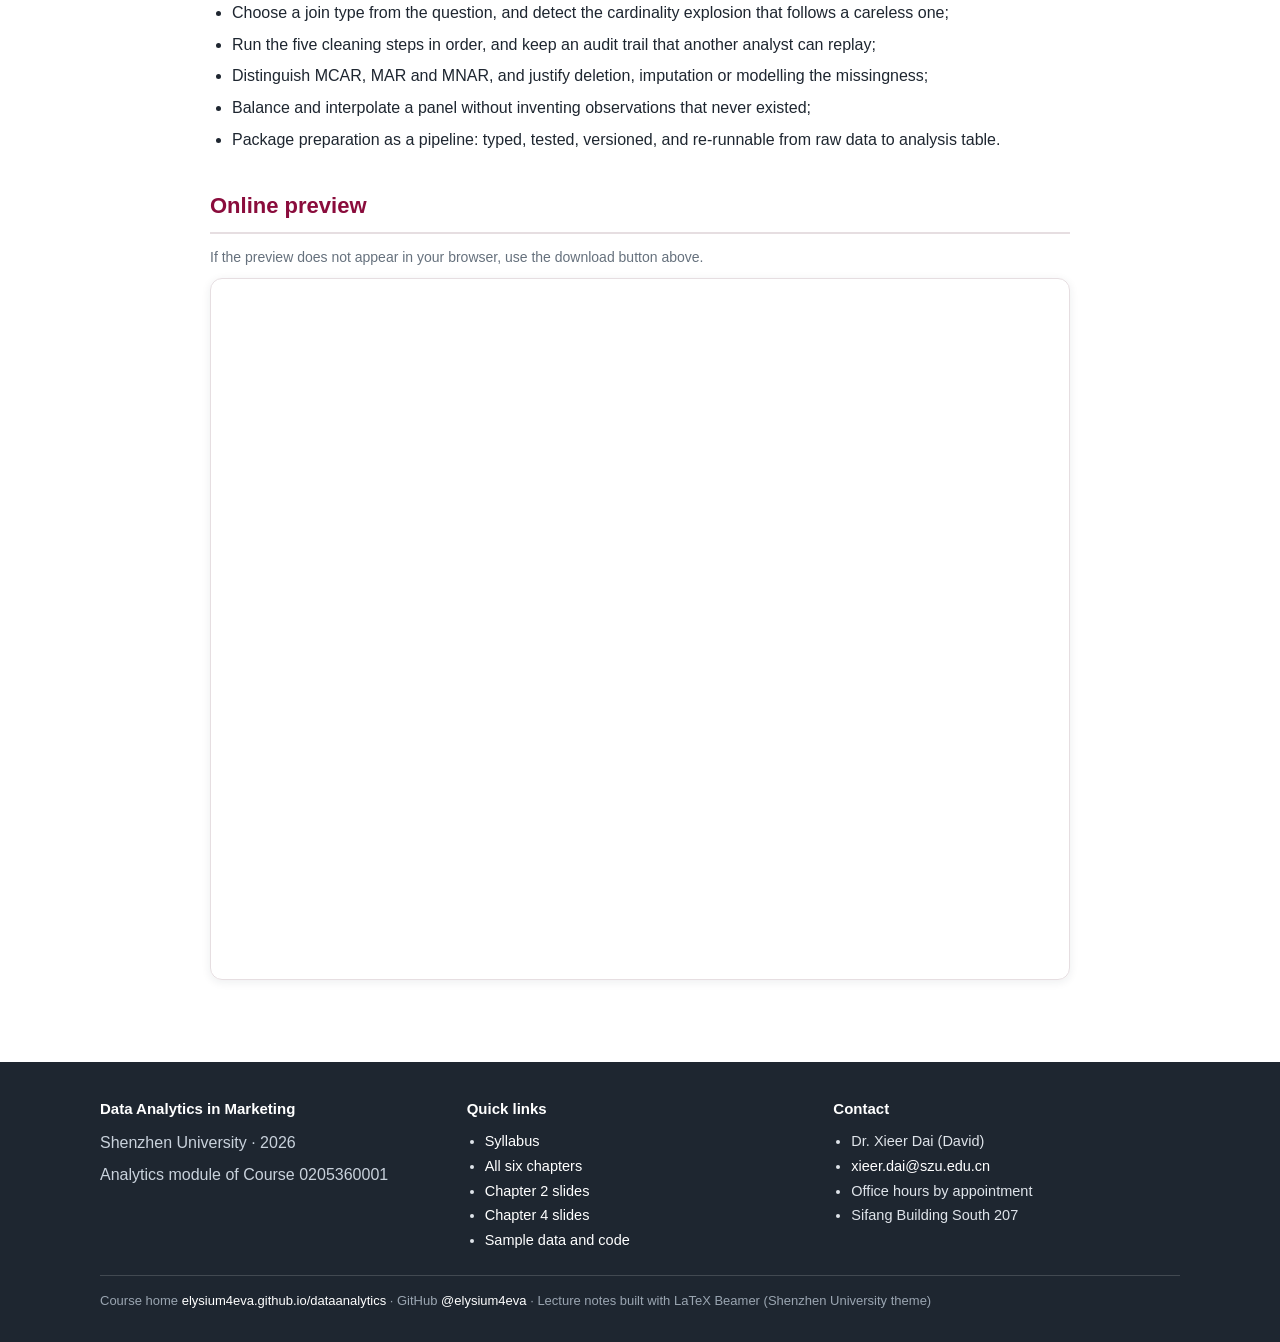
<file: lecture-03.html>
<!DOCTYPE html>
<html lang="en">
<head>
<meta charset="utf-8">
<meta name="viewport" content="width=device-width, initial-scale=1">
<title>Chapter 3 · Data Preparation · Data Analytics in Marketing</title>
<meta name="description" content="Chapter 3 of Data Analytics in Marketing (Shenzhen University): The 60–80% of the work: grain and keys, joins that do not explode, the five cleaning steps, the three missingness mechanisms, panels, transformations and pipelines you can re-run.">
<link rel="stylesheet" href="assets/css/style.css">
<link rel="icon" href="assets/img/szu-logo.jpg">
</head>
<body>

<nav class="nav">
  <div class="wrap">
    <a class="nav-brand" href="index.html">
      <img src="assets/img/szu-logo.jpg" alt="Shenzhen University emblem">
      <span>Data Analytics in Marketing</span>
    </a>
    <div class="nav-links">
      <a href="index.html#info">Course Info</a>
      <a href="index.html#schedule">Schedule</a>
      <a href="index.html#chapters">Chapters</a>
      <a href="code.html">Code &amp; Data</a>
      <a href="index.html#assessment">Assessment</a>
      <a href="syllabus.html">Syllabus</a>
      <a class="cta" href="lecture-01.html">Chapter 1</a>
    </div>
  </div>
</nav>

<main class="doc">
  <div class="wrap">
    <p class="breadcrumb"><a href="index.html">Course home</a> › <a href="index.html#chapters">Chapters</a> › Chapter 3</p>
    <h1 class="doc-title">Chapter 3 — Data Preparation</h1>
    <p class="doc-sub">Joining, cleaning, missing data and reproducible pipelines · Data Analytics in Marketing · Shenzhen University · 2026</p>

    <div class="hero-actions no-print">
      <a class="btn btn-primary" href="files/CH03-data-preparation.pdf">Download slides (English edition · 92 frames)</a>
      <a class="btn btn-ghost" href="lecture-02.html">← Chapter 2 slides</a>
      <a class="btn btn-ghost" href="lecture-04.html">Chapter 4 slides →</a>
    </div>

    <div class="grid grid-4" style="margin-top:22px">
      <div class="card"><div class="k">Format</div><div class="v"><strong>92</strong> frames · 16:9</div></div>
      <div class="card"><div class="k">Structure</div><div class="v">7 sections</div></div>
      <div class="card"><div class="k">Toolchain</div><div class="v">XeLaTeX + Beamer (SZU theme)</div></div>
      <div class="card"><div class="k">Language</div><div class="v">English</div></div>
    </div>

    <h3>What the chapter covers</h3>
    <p>The 60–80% of the work: grain and keys, joins that do not explode, the five cleaning steps, the three missingness mechanisms, panels, transformations and pipelines you can re-run.</p>

    <h3>Outline</h3>
    <div class="table-wrap"><table>
      <tbody>
        <tr><td class="week">§1</td><td><strong>Quality and preparation at a glance</strong><br>Why preparation dominates, the five dimensions of quality, grain — what does one row mean — layering and data contracts, the five cleaning steps, five rules for reproducibility</td></tr>
        <tr><td class="week">§2</td><td><strong>Combine and reshape</strong><br>Append and merge, join types and union, cardinality and why row counts explode, key normalisation, safe merges with validation, wide and long layouts, pivot tables, the reshaping toolbox</td></tr>
        <tr><td class="week">§3</td><td><strong>Data cleaning</strong><br>Duplicates and irrelevant records, structural errors, outliers and three detection rules, the five steps in code, messy strings, near duplicates and record linkage, the audit trail</td></tr>
        <tr><td class="week">§4</td><td><strong>Missing data</strong><br>Where missingness comes from, MCAR / MAR / MNAR with simulated examples, three strategies, the imputation family, scoring imputations, what imputation costs, missingness as signal, the decision tree</td></tr>
        <tr><td class="week">§5</td><td><strong>Panels and balance</strong><br>Balanced against unbalanced panels, nominal balance and real gaps, why panels go unbalanced, diagnosing in Stata and pandas, interpolation, a prefecture-level population case</td></tr>
        <tr><td class="week">§6</td><td><strong>Transformation, tools and engineering</strong><br>Variable transformations and taming skew, unit uniformity, pandas against Stata commands, Polars and DuckDB for bigger tables, pandera and Great Expectations, dbt and feature stores, LLM-assisted cleaning, de-identification, drift monitoring</td></tr>
        <tr><td class="week">§7</td><td><strong>Projects and wrap-up</strong><br>Project 1 requirements, the one-page proposal, the quality report template, the 30-item preparation checklist, toolbox, glossary, a reproducibility drill</td></tr>
      </tbody>
    </table></div>

    <h3>Learning objectives</h3>
    <ul>
      <li>State the grain of a table and the key that identifies a row, before writing a single join;</li>
      <li>Choose a join type from the question, and detect the cardinality explosion that follows a careless one;</li>
      <li>Run the five cleaning steps in order, and keep an audit trail that another analyst can replay;</li>
      <li>Distinguish MCAR, MAR and MNAR, and justify deletion, imputation or modelling the missingness;</li>
      <li>Balance and interpolate a panel without inventing observations that never existed;</li>
      <li>Package preparation as a pipeline: typed, tested, versioned, and re-runnable from raw data to analysis table.</li>
    </ul>

    <h3>Online preview</h3>
    <p class="note no-print">If the preview does not appear in your browser, use the download button above.</p>
    <iframe class="pdf-frame no-print" src="files/CH03-data-preparation.pdf" title="Chapter 3 courseware"></iframe>
  </div>
</main>

<footer>
  <div class="wrap">
    <div class="cols">
      <div>
        <h5>Data Analytics in Marketing</h5>
        <p style="margin:.3em 0;color:#c9d2dc">Shenzhen University · 2026</p>
        <p style="margin:.3em 0;color:#c9d2dc">Analytics module of Course 0205360001</p>
      </div>
      <div>
        <h5>Quick links</h5>
        <ul>
          <li><a href="syllabus.html">Syllabus</a></li>
          <li><a href="index.html#chapters">All six chapters</a></li>
          <li><a href="lecture-02.html">Chapter 2 slides</a></li>
          <li><a href="lecture-04.html">Chapter 4 slides</a></li>
          <li><a href="code.html">Sample data and code</a></li>
        </ul>
      </div>
      <div>
        <h5>Contact</h5>
        <ul>
          <li>Dr. Xieer Dai (David)</li>
          <li><a href="mailto:xieer.dai@szu.edu.cn">xieer.dai@szu.edu.cn</a></li>
          <li>Office hours by appointment</li>
          <li>Sifang Building South 207</li>
        </ul>
      </div>
    </div>
    <div class="fine">
      Course home <a href="https://elysium4eva.github.io/dataanalytics/">elysium4eva.github.io/dataanalytics</a> ·
      GitHub <a href="https://github.com/elysium4eva">@elysium4eva</a> ·
      Lecture notes built with LaTeX Beamer (Shenzhen University theme)
    </div>
  </div>
</footer>
</body>
</html>
</file>
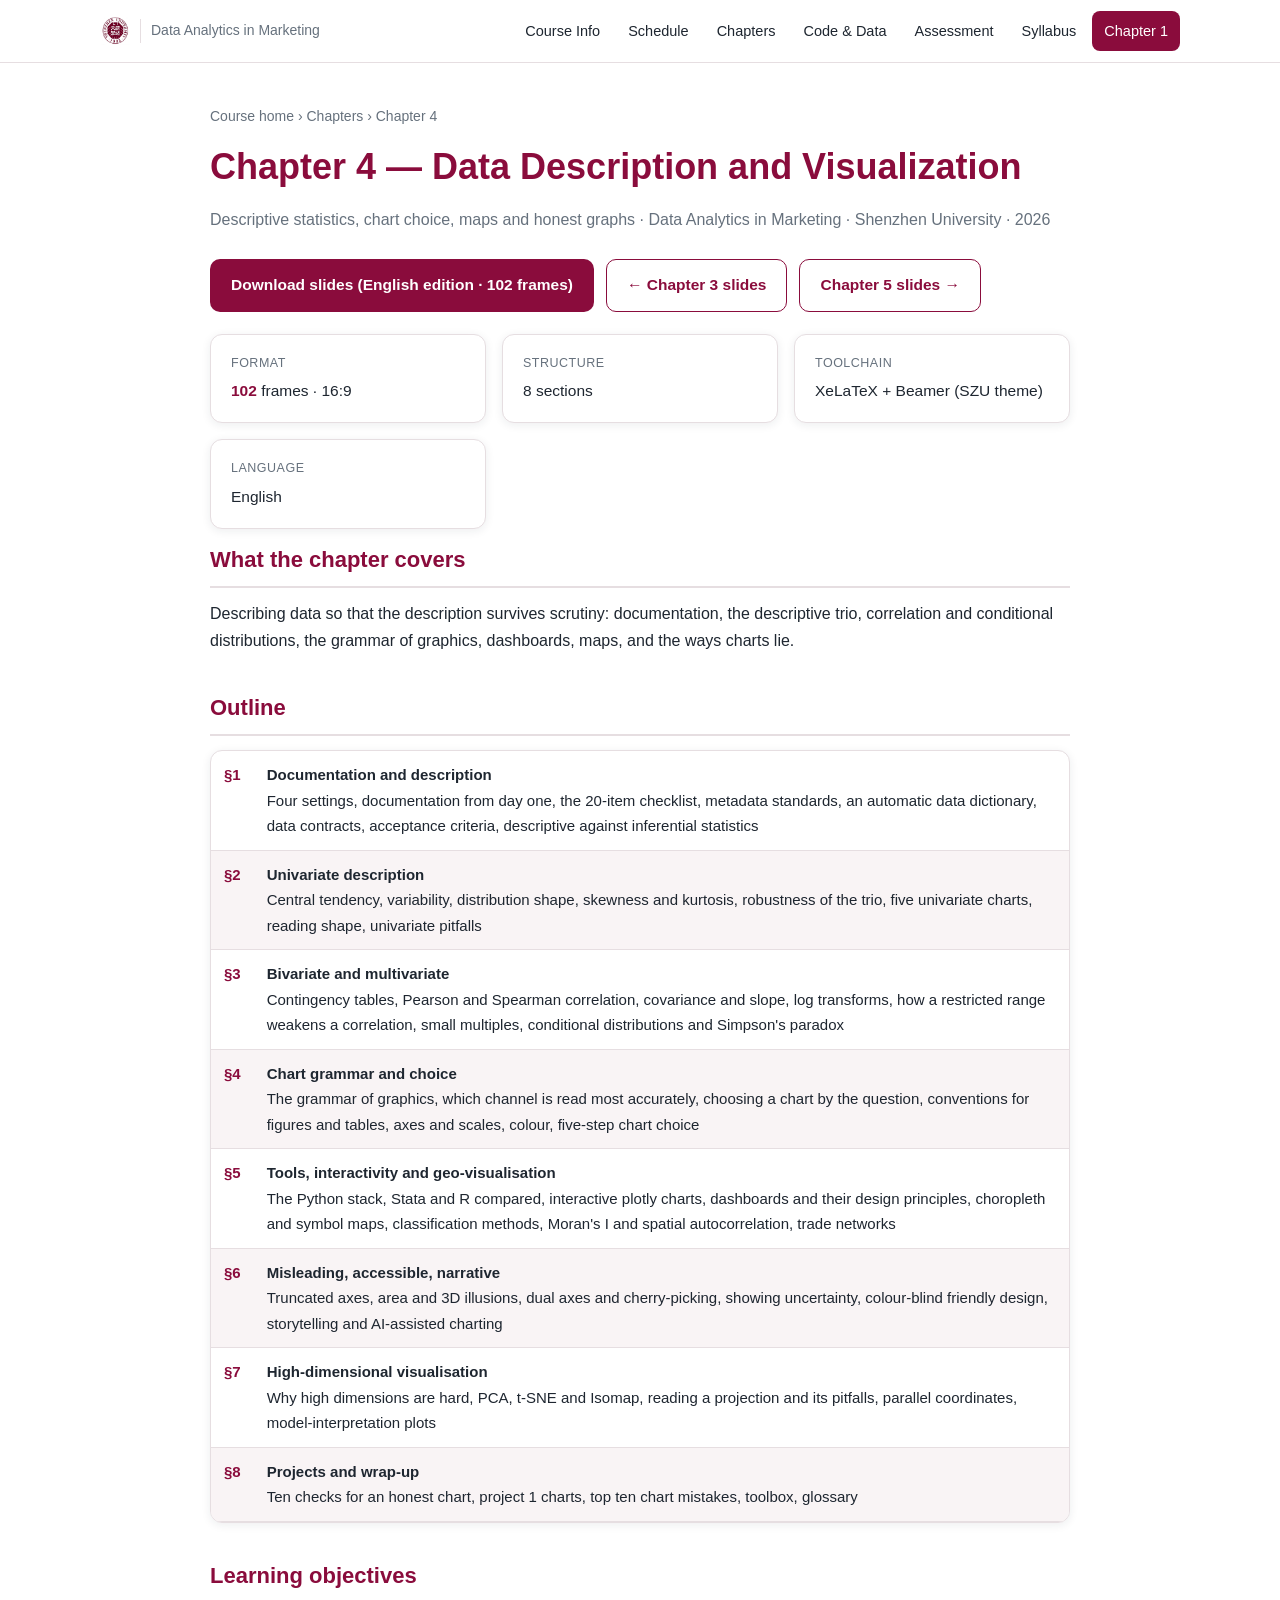
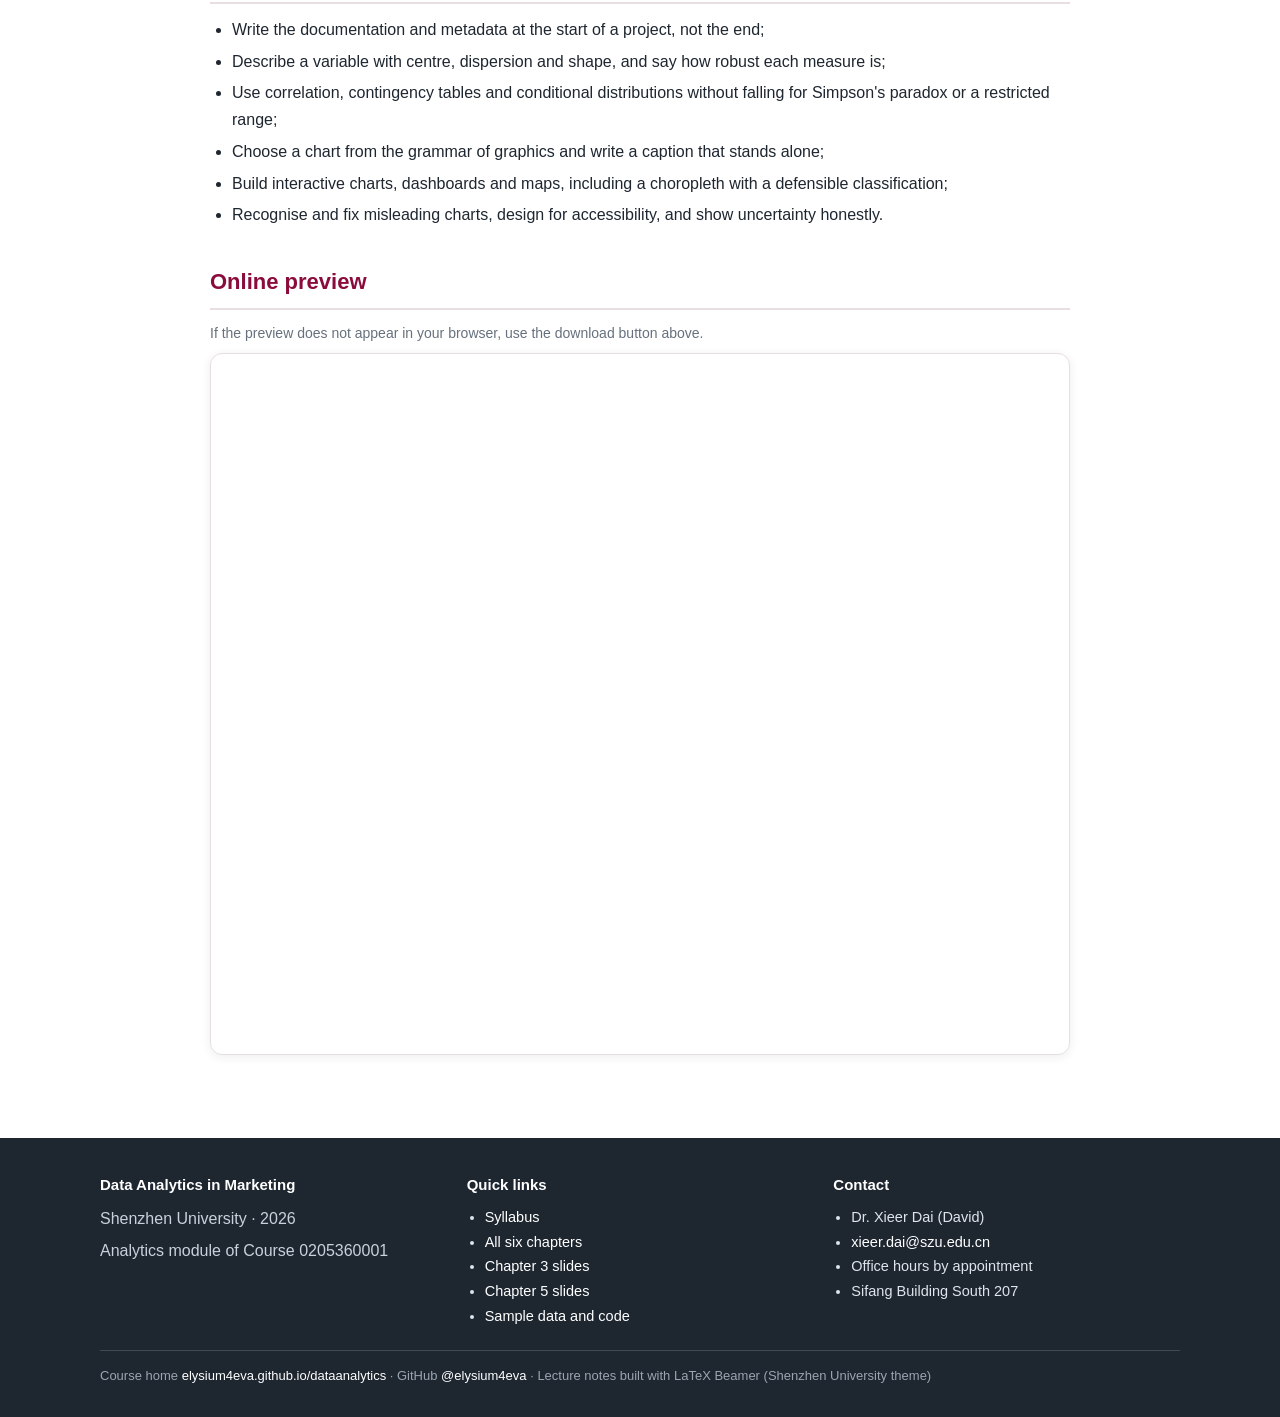
<file: lecture-04.html>
<!DOCTYPE html>
<html lang="en">
<head>
<meta charset="utf-8">
<meta name="viewport" content="width=device-width, initial-scale=1">
<title>Chapter 4 · Data Description and Visualization · Data Analytics in Marketing</title>
<meta name="description" content="Chapter 4 of Data Analytics in Marketing (Shenzhen University): Describing data so that the description survives scrutiny: documentation, the descriptive trio, correlation and conditional distributions, the grammar of graphics, dashboards, maps, and the ways charts lie.">
<link rel="stylesheet" href="assets/css/style.css">
<link rel="icon" href="assets/img/szu-logo.jpg">
</head>
<body>

<nav class="nav">
  <div class="wrap">
    <a class="nav-brand" href="index.html">
      <img src="assets/img/szu-logo.jpg" alt="Shenzhen University emblem">
      <span>Data Analytics in Marketing</span>
    </a>
    <div class="nav-links">
      <a href="index.html#info">Course Info</a>
      <a href="index.html#schedule">Schedule</a>
      <a href="index.html#chapters">Chapters</a>
      <a href="code.html">Code &amp; Data</a>
      <a href="index.html#assessment">Assessment</a>
      <a href="syllabus.html">Syllabus</a>
      <a class="cta" href="lecture-01.html">Chapter 1</a>
    </div>
  </div>
</nav>

<main class="doc">
  <div class="wrap">
    <p class="breadcrumb"><a href="index.html">Course home</a> › <a href="index.html#chapters">Chapters</a> › Chapter 4</p>
    <h1 class="doc-title">Chapter 4 — Data Description and Visualization</h1>
    <p class="doc-sub">Descriptive statistics, chart choice, maps and honest graphs · Data Analytics in Marketing · Shenzhen University · 2026</p>

    <div class="hero-actions no-print">
      <a class="btn btn-primary" href="files/CH04-description-visualization.pdf">Download slides (English edition · 102 frames)</a>
      <a class="btn btn-ghost" href="lecture-03.html">← Chapter 3 slides</a>
      <a class="btn btn-ghost" href="lecture-05.html">Chapter 5 slides →</a>
    </div>

    <div class="grid grid-4" style="margin-top:22px">
      <div class="card"><div class="k">Format</div><div class="v"><strong>102</strong> frames · 16:9</div></div>
      <div class="card"><div class="k">Structure</div><div class="v">8 sections</div></div>
      <div class="card"><div class="k">Toolchain</div><div class="v">XeLaTeX + Beamer (SZU theme)</div></div>
      <div class="card"><div class="k">Language</div><div class="v">English</div></div>
    </div>

    <h3>What the chapter covers</h3>
    <p>Describing data so that the description survives scrutiny: documentation, the descriptive trio, correlation and conditional distributions, the grammar of graphics, dashboards, maps, and the ways charts lie.</p>

    <h3>Outline</h3>
    <div class="table-wrap"><table>
      <tbody>
        <tr><td class="week">§1</td><td><strong>Documentation and description</strong><br>Four settings, documentation from day one, the 20-item checklist, metadata standards, an automatic data dictionary, data contracts, acceptance criteria, descriptive against inferential statistics</td></tr>
        <tr><td class="week">§2</td><td><strong>Univariate description</strong><br>Central tendency, variability, distribution shape, skewness and kurtosis, robustness of the trio, five univariate charts, reading shape, univariate pitfalls</td></tr>
        <tr><td class="week">§3</td><td><strong>Bivariate and multivariate</strong><br>Contingency tables, Pearson and Spearman correlation, covariance and slope, log transforms, how a restricted range weakens a correlation, small multiples, conditional distributions and Simpson's paradox</td></tr>
        <tr><td class="week">§4</td><td><strong>Chart grammar and choice</strong><br>The grammar of graphics, which channel is read most accurately, choosing a chart by the question, conventions for figures and tables, axes and scales, colour, five-step chart choice</td></tr>
        <tr><td class="week">§5</td><td><strong>Tools, interactivity and geo-visualisation</strong><br>The Python stack, Stata and R compared, interactive plotly charts, dashboards and their design principles, choropleth and symbol maps, classification methods, Moran's I and spatial autocorrelation, trade networks</td></tr>
        <tr><td class="week">§6</td><td><strong>Misleading, accessible, narrative</strong><br>Truncated axes, area and 3D illusions, dual axes and cherry-picking, showing uncertainty, colour-blind friendly design, storytelling and AI-assisted charting</td></tr>
        <tr><td class="week">§7</td><td><strong>High-dimensional visualisation</strong><br>Why high dimensions are hard, PCA, t-SNE and Isomap, reading a projection and its pitfalls, parallel coordinates, model-interpretation plots</td></tr>
        <tr><td class="week">§8</td><td><strong>Projects and wrap-up</strong><br>Ten checks for an honest chart, project 1 charts, top ten chart mistakes, toolbox, glossary</td></tr>
      </tbody>
    </table></div>

    <h3>Learning objectives</h3>
    <ul>
      <li>Write the documentation and metadata at the start of a project, not the end;</li>
      <li>Describe a variable with centre, dispersion and shape, and say how robust each measure is;</li>
      <li>Use correlation, contingency tables and conditional distributions without falling for Simpson's paradox or a restricted range;</li>
      <li>Choose a chart from the grammar of graphics and write a caption that stands alone;</li>
      <li>Build interactive charts, dashboards and maps, including a choropleth with a defensible classification;</li>
      <li>Recognise and fix misleading charts, design for accessibility, and show uncertainty honestly.</li>
    </ul>

    <h3>Online preview</h3>
    <p class="note no-print">If the preview does not appear in your browser, use the download button above.</p>
    <iframe class="pdf-frame no-print" src="files/CH04-description-visualization.pdf" title="Chapter 4 courseware"></iframe>
  </div>
</main>

<footer>
  <div class="wrap">
    <div class="cols">
      <div>
        <h5>Data Analytics in Marketing</h5>
        <p style="margin:.3em 0;color:#c9d2dc">Shenzhen University · 2026</p>
        <p style="margin:.3em 0;color:#c9d2dc">Analytics module of Course 0205360001</p>
      </div>
      <div>
        <h5>Quick links</h5>
        <ul>
          <li><a href="syllabus.html">Syllabus</a></li>
          <li><a href="index.html#chapters">All six chapters</a></li>
          <li><a href="lecture-03.html">Chapter 3 slides</a></li>
          <li><a href="lecture-05.html">Chapter 5 slides</a></li>
          <li><a href="code.html">Sample data and code</a></li>
        </ul>
      </div>
      <div>
        <h5>Contact</h5>
        <ul>
          <li>Dr. Xieer Dai (David)</li>
          <li><a href="mailto:xieer.dai@szu.edu.cn">xieer.dai@szu.edu.cn</a></li>
          <li>Office hours by appointment</li>
          <li>Sifang Building South 207</li>
        </ul>
      </div>
    </div>
    <div class="fine">
      Course home <a href="https://elysium4eva.github.io/dataanalytics/">elysium4eva.github.io/dataanalytics</a> ·
      GitHub <a href="https://github.com/elysium4eva">@elysium4eva</a> ·
      Lecture notes built with LaTeX Beamer (Shenzhen University theme)
    </div>
  </div>
</footer>
</body>
</html>
</file>
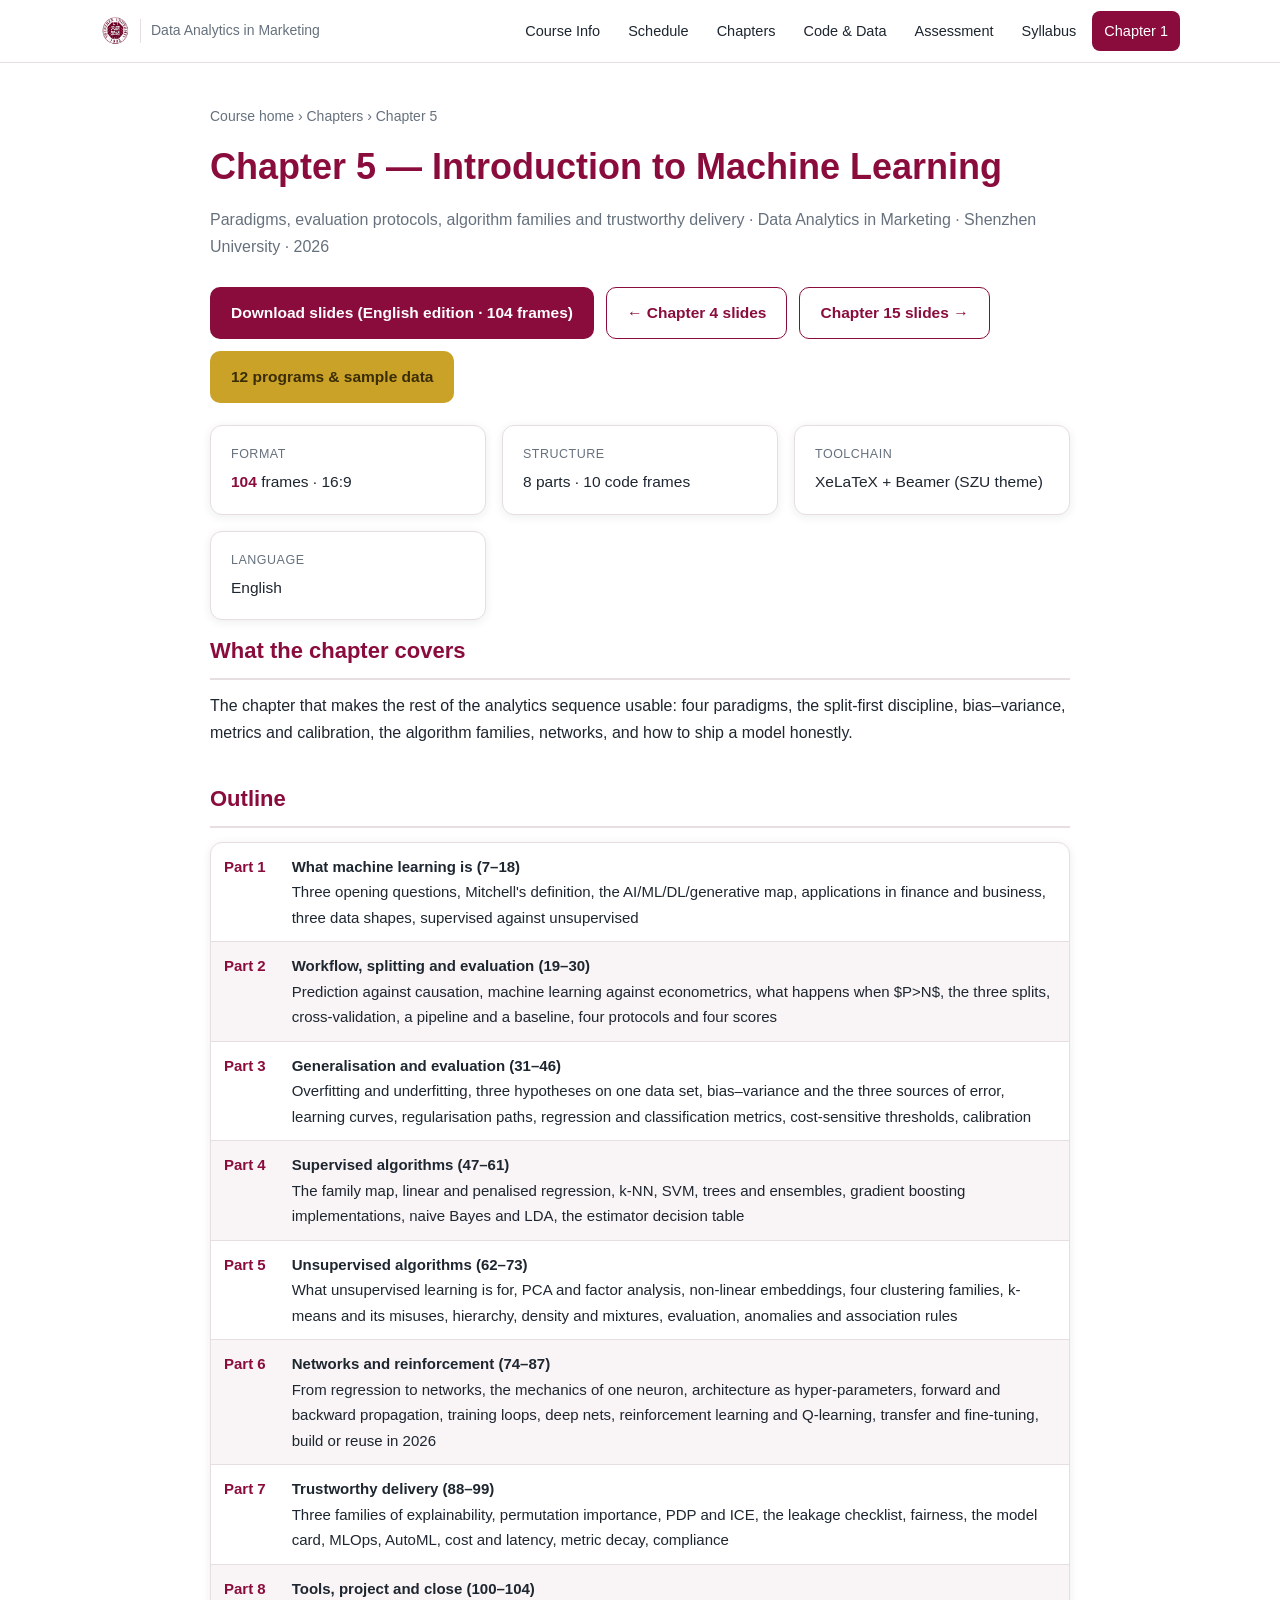
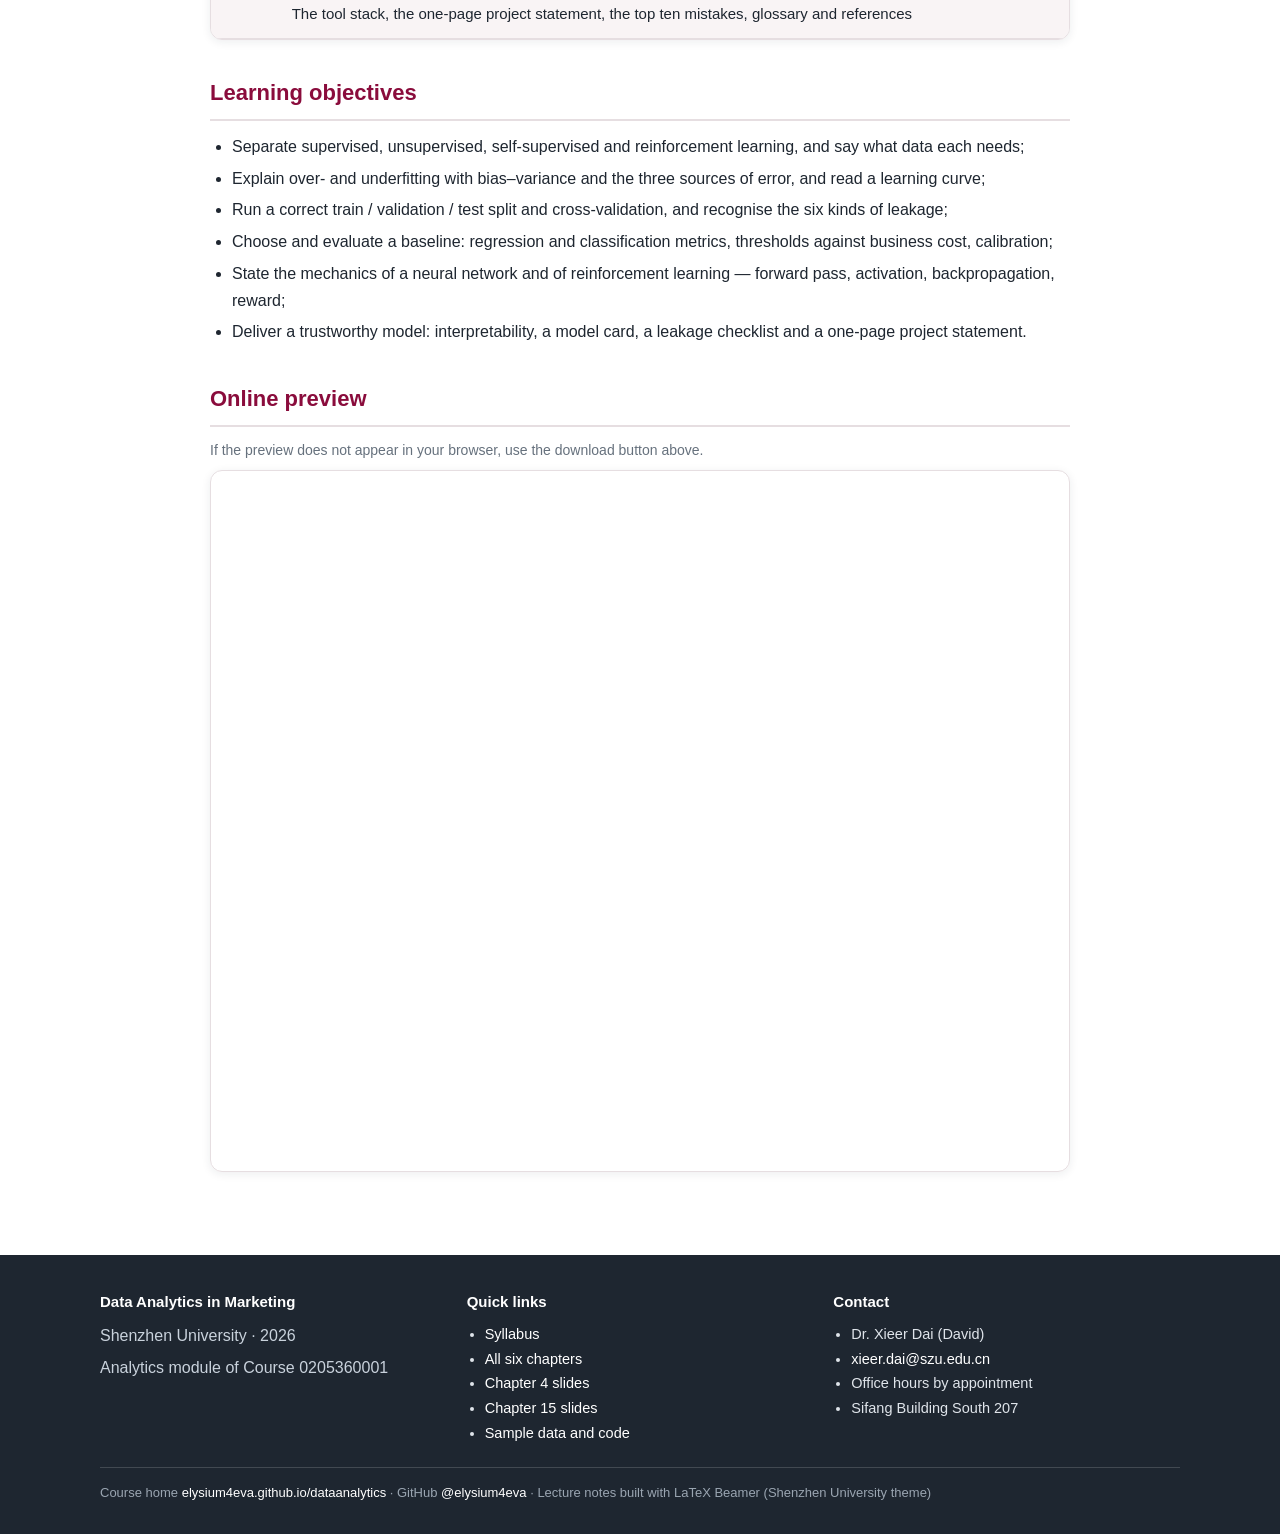
<file: lecture-05.html>
<!DOCTYPE html>
<html lang="en">
<head>
<meta charset="utf-8">
<meta name="viewport" content="width=device-width, initial-scale=1">
<title>Chapter 5 · Introduction to Machine Learning · Data Analytics in Marketing</title>
<meta name="description" content="Chapter 5 of Data Analytics in Marketing (Shenzhen University): The chapter that makes the rest of the analytics sequence usable: four paradigms, the split-first discipline, bias–variance, metrics and calibration, the algorithm families, networks, and how to ship a model honestly.">
<link rel="stylesheet" href="assets/css/style.css">
<link rel="icon" href="assets/img/szu-logo.jpg">
</head>
<body>

<nav class="nav">
  <div class="wrap">
    <a class="nav-brand" href="index.html">
      <img src="assets/img/szu-logo.jpg" alt="Shenzhen University emblem">
      <span>Data Analytics in Marketing</span>
    </a>
    <div class="nav-links">
      <a href="index.html#info">Course Info</a>
      <a href="index.html#schedule">Schedule</a>
      <a href="index.html#chapters">Chapters</a>
      <a href="code.html">Code &amp; Data</a>
      <a href="index.html#assessment">Assessment</a>
      <a href="syllabus.html">Syllabus</a>
      <a class="cta" href="lecture-01.html">Chapter 1</a>
    </div>
  </div>
</nav>

<main class="doc">
  <div class="wrap">
    <p class="breadcrumb"><a href="index.html">Course home</a> › <a href="index.html#chapters">Chapters</a> › Chapter 5</p>
    <h1 class="doc-title">Chapter 5 — Introduction to Machine Learning</h1>
    <p class="doc-sub">Paradigms, evaluation protocols, algorithm families and trustworthy delivery · Data Analytics in Marketing · Shenzhen University · 2026</p>

    <div class="hero-actions no-print">
      <a class="btn btn-primary" href="files/CH05-machine-learning.pdf">Download slides (English edition · 104 frames)</a>
      <a class="btn btn-ghost" href="lecture-04.html">← Chapter 4 slides</a>
      <a class="btn btn-ghost" href="lecture-06.html">Chapter 15 slides →</a>
      <a class="btn btn-gold" href="code.html">12 programs &amp; sample data</a>
    </div>

    <div class="grid grid-4" style="margin-top:22px">
      <div class="card"><div class="k">Format</div><div class="v"><strong>104</strong> frames · 16:9</div></div>
      <div class="card"><div class="k">Structure</div><div class="v">8 parts · 10 code frames</div></div>
      <div class="card"><div class="k">Toolchain</div><div class="v">XeLaTeX + Beamer (SZU theme)</div></div>
      <div class="card"><div class="k">Language</div><div class="v">English</div></div>
    </div>

    <h3>What the chapter covers</h3>
    <p>The chapter that makes the rest of the analytics sequence usable: four paradigms, the split-first discipline, bias–variance, metrics and calibration, the algorithm families, networks, and how to ship a model honestly.</p>

    <h3>Outline</h3>
    <div class="table-wrap"><table>
      <tbody>
        <tr><td class="week">Part 1</td><td><strong>What machine learning is (7–18)</strong><br>Three opening questions, Mitchell's definition, the AI/ML/DL/generative map, applications in finance and business, three data shapes, supervised against unsupervised</td></tr>
        <tr><td class="week">Part 2</td><td><strong>Workflow, splitting and evaluation (19–30)</strong><br>Prediction against causation, machine learning against econometrics, what happens when $P>N$, the three splits, cross-validation, a pipeline and a baseline, four protocols and four scores</td></tr>
        <tr><td class="week">Part 3</td><td><strong>Generalisation and evaluation (31–46)</strong><br>Overfitting and underfitting, three hypotheses on one data set, bias–variance and the three sources of error, learning curves, regularisation paths, regression and classification metrics, cost-sensitive thresholds, calibration</td></tr>
        <tr><td class="week">Part 4</td><td><strong>Supervised algorithms (47–61)</strong><br>The family map, linear and penalised regression, k-NN, SVM, trees and ensembles, gradient boosting implementations, naive Bayes and LDA, the estimator decision table</td></tr>
        <tr><td class="week">Part 5</td><td><strong>Unsupervised algorithms (62–73)</strong><br>What unsupervised learning is for, PCA and factor analysis, non-linear embeddings, four clustering families, k-means and its misuses, hierarchy, density and mixtures, evaluation, anomalies and association rules</td></tr>
        <tr><td class="week">Part 6</td><td><strong>Networks and reinforcement (74–87)</strong><br>From regression to networks, the mechanics of one neuron, architecture as hyper-parameters, forward and backward propagation, training loops, deep nets, reinforcement learning and Q-learning, transfer and fine-tuning, build or reuse in 2026</td></tr>
        <tr><td class="week">Part 7</td><td><strong>Trustworthy delivery (88–99)</strong><br>Three families of explainability, permutation importance, PDP and ICE, the leakage checklist, fairness, the model card, MLOps, AutoML, cost and latency, metric decay, compliance</td></tr>
        <tr><td class="week">Part 8</td><td><strong>Tools, project and close (100–104)</strong><br>The tool stack, the one-page project statement, the top ten mistakes, glossary and references</td></tr>
      </tbody>
    </table></div>

    <h3>Learning objectives</h3>
    <ul>
      <li>Separate supervised, unsupervised, self-supervised and reinforcement learning, and say what data each needs;</li>
      <li>Explain over- and underfitting with bias–variance and the three sources of error, and read a learning curve;</li>
      <li>Run a correct train / validation / test split and cross-validation, and recognise the six kinds of leakage;</li>
      <li>Choose and evaluate a baseline: regression and classification metrics, thresholds against business cost, calibration;</li>
      <li>State the mechanics of a neural network and of reinforcement learning — forward pass, activation, backpropagation, reward;</li>
      <li>Deliver a trustworthy model: interpretability, a model card, a leakage checklist and a one-page project statement.</li>
    </ul>

    <h3>Online preview</h3>
    <p class="note no-print">If the preview does not appear in your browser, use the download button above.</p>
    <iframe class="pdf-frame no-print" src="files/CH05-machine-learning.pdf" title="Chapter 5 courseware"></iframe>
  </div>
</main>

<footer>
  <div class="wrap">
    <div class="cols">
      <div>
        <h5>Data Analytics in Marketing</h5>
        <p style="margin:.3em 0;color:#c9d2dc">Shenzhen University · 2026</p>
        <p style="margin:.3em 0;color:#c9d2dc">Analytics module of Course 0205360001</p>
      </div>
      <div>
        <h5>Quick links</h5>
        <ul>
          <li><a href="syllabus.html">Syllabus</a></li>
          <li><a href="index.html#chapters">All six chapters</a></li>
          <li><a href="lecture-04.html">Chapter 4 slides</a></li>
          <li><a href="lecture-06.html">Chapter 15 slides</a></li>
          <li><a href="code.html">Sample data and code</a></li>
        </ul>
      </div>
      <div>
        <h5>Contact</h5>
        <ul>
          <li>Dr. Xieer Dai (David)</li>
          <li><a href="mailto:xieer.dai@szu.edu.cn">xieer.dai@szu.edu.cn</a></li>
          <li>Office hours by appointment</li>
          <li>Sifang Building South 207</li>
        </ul>
      </div>
    </div>
    <div class="fine">
      Course home <a href="https://elysium4eva.github.io/dataanalytics/">elysium4eva.github.io/dataanalytics</a> ·
      GitHub <a href="https://github.com/elysium4eva">@elysium4eva</a> ·
      Lecture notes built with LaTeX Beamer (Shenzhen University theme)
    </div>
  </div>
</footer>
</body>
</html>
</file>
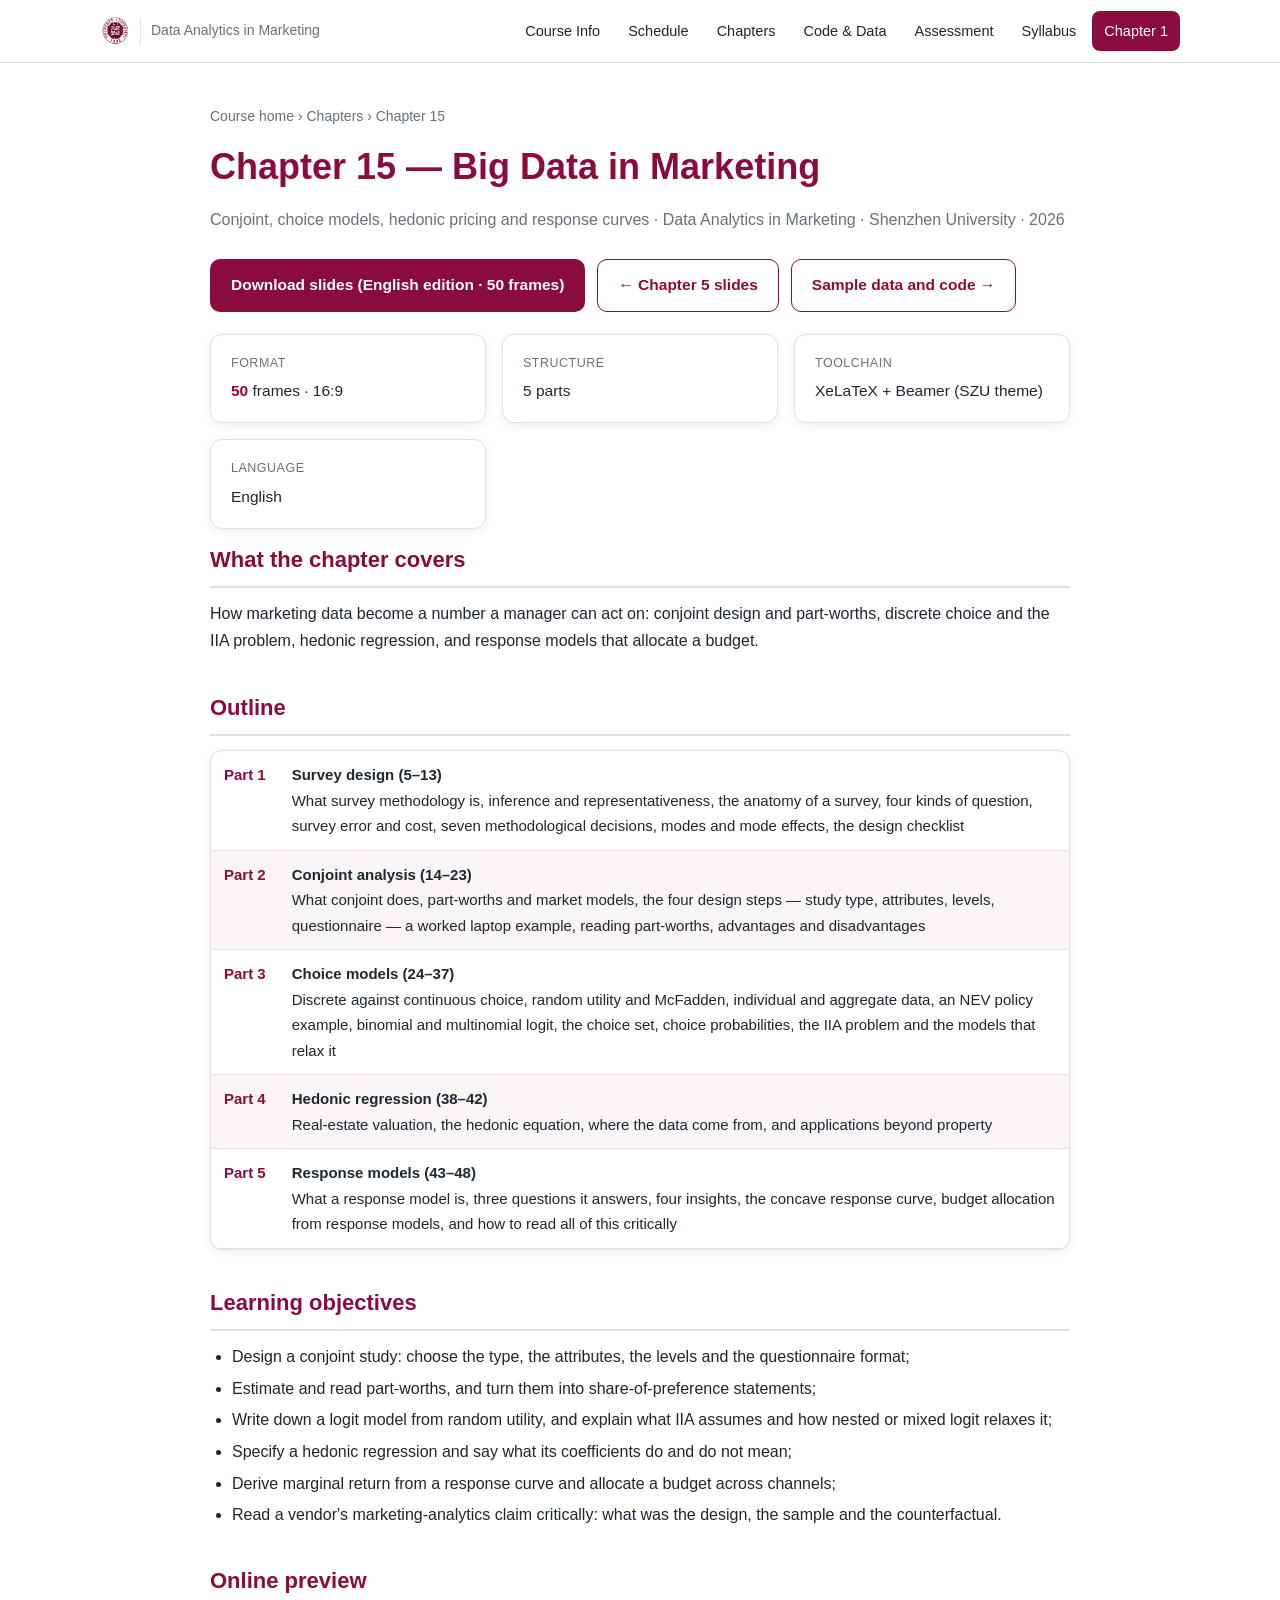
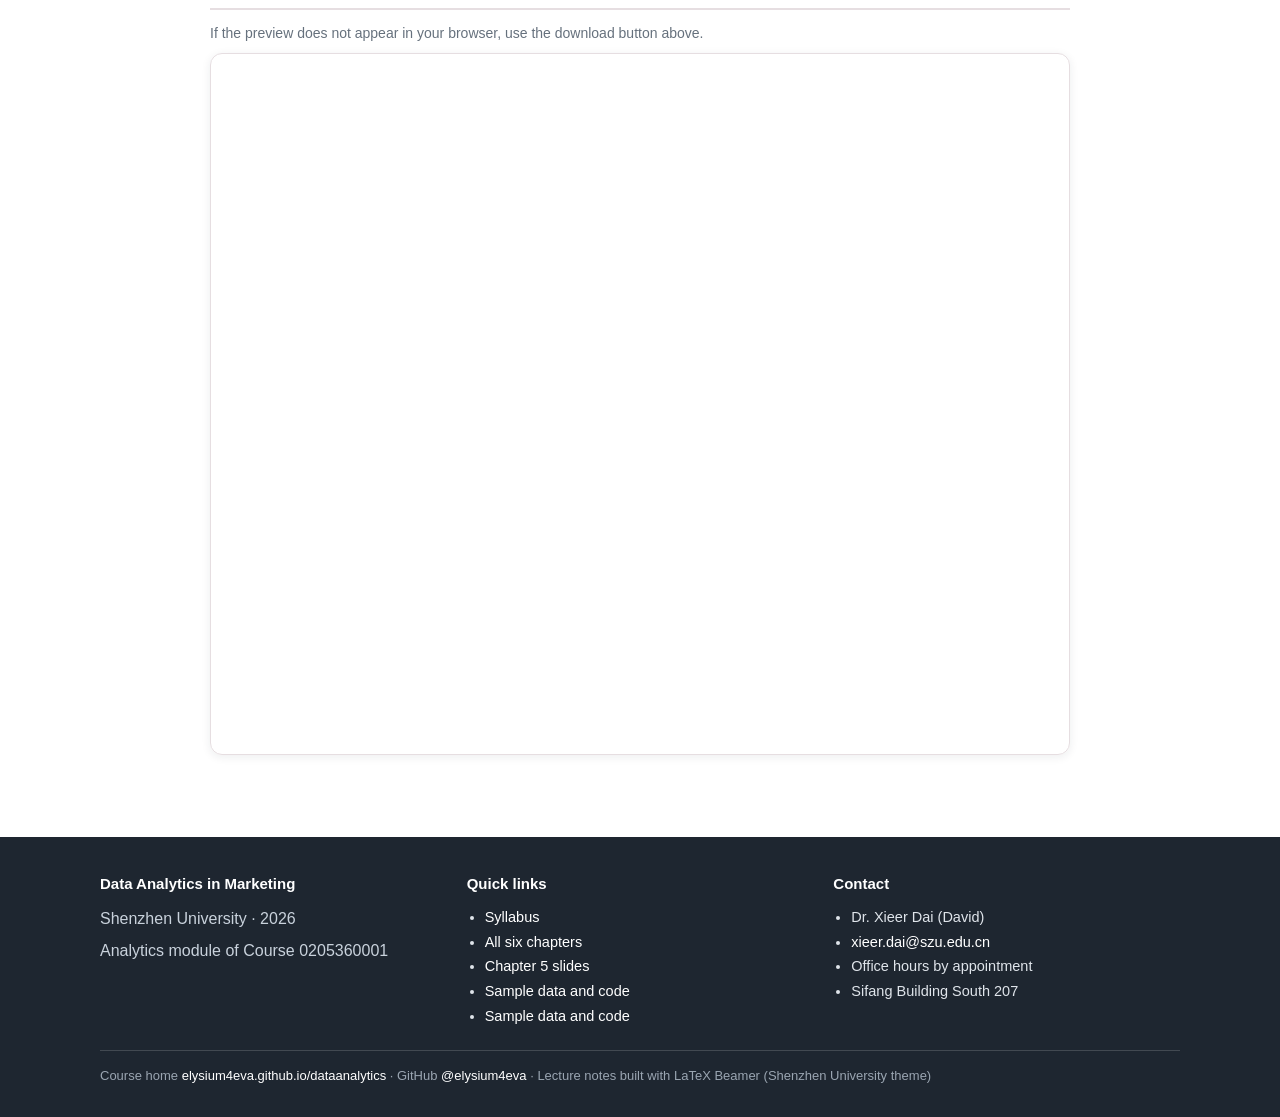
<file: lecture-06.html>
<!DOCTYPE html>
<html lang="en">
<head>
<meta charset="utf-8">
<meta name="viewport" content="width=device-width, initial-scale=1">
<title>Chapter 15 · Big Data in Marketing · Data Analytics in Marketing</title>
<meta name="description" content="Chapter 15 of Data Analytics in Marketing (Shenzhen University): How marketing data become a number a manager can act on: conjoint design and part-worths, discrete choice and the IIA problem, hedonic regression, and response models that allocate a budget.">
<link rel="stylesheet" href="assets/css/style.css">
<link rel="icon" href="assets/img/szu-logo.jpg">
</head>
<body>

<nav class="nav">
  <div class="wrap">
    <a class="nav-brand" href="index.html">
      <img src="assets/img/szu-logo.jpg" alt="Shenzhen University emblem">
      <span>Data Analytics in Marketing</span>
    </a>
    <div class="nav-links">
      <a href="index.html#info">Course Info</a>
      <a href="index.html#schedule">Schedule</a>
      <a href="index.html#chapters">Chapters</a>
      <a href="code.html">Code &amp; Data</a>
      <a href="index.html#assessment">Assessment</a>
      <a href="syllabus.html">Syllabus</a>
      <a class="cta" href="lecture-01.html">Chapter 1</a>
    </div>
  </div>
</nav>

<main class="doc">
  <div class="wrap">
    <p class="breadcrumb"><a href="index.html">Course home</a> › <a href="index.html#chapters">Chapters</a> › Chapter 15</p>
    <h1 class="doc-title">Chapter 15 — Big Data in Marketing</h1>
    <p class="doc-sub">Conjoint, choice models, hedonic pricing and response curves · Data Analytics in Marketing · Shenzhen University · 2026</p>

    <div class="hero-actions no-print">
      <a class="btn btn-primary" href="files/CH15-big-data-marketing.pdf">Download slides (English edition · 50 frames)</a>
      <a class="btn btn-ghost" href="lecture-05.html">← Chapter 5 slides</a>
      <a class="btn btn-ghost" href="code.html">Sample data and code →</a>
    </div>

    <div class="grid grid-4" style="margin-top:22px">
      <div class="card"><div class="k">Format</div><div class="v"><strong>50</strong> frames · 16:9</div></div>
      <div class="card"><div class="k">Structure</div><div class="v">5 parts</div></div>
      <div class="card"><div class="k">Toolchain</div><div class="v">XeLaTeX + Beamer (SZU theme)</div></div>
      <div class="card"><div class="k">Language</div><div class="v">English</div></div>
    </div>

    <h3>What the chapter covers</h3>
    <p>How marketing data become a number a manager can act on: conjoint design and part-worths, discrete choice and the IIA problem, hedonic regression, and response models that allocate a budget.</p>

    <h3>Outline</h3>
    <div class="table-wrap"><table>
      <tbody>
        <tr><td class="week">Part 1</td><td><strong>Survey design (5–13)</strong><br>What survey methodology is, inference and representativeness, the anatomy of a survey, four kinds of question, survey error and cost, seven methodological decisions, modes and mode effects, the design checklist</td></tr>
        <tr><td class="week">Part 2</td><td><strong>Conjoint analysis (14–23)</strong><br>What conjoint does, part-worths and market models, the four design steps — study type, attributes, levels, questionnaire — a worked laptop example, reading part-worths, advantages and disadvantages</td></tr>
        <tr><td class="week">Part 3</td><td><strong>Choice models (24–37)</strong><br>Discrete against continuous choice, random utility and McFadden, individual and aggregate data, an NEV policy example, binomial and multinomial logit, the choice set, choice probabilities, the IIA problem and the models that relax it</td></tr>
        <tr><td class="week">Part 4</td><td><strong>Hedonic regression (38–42)</strong><br>Real-estate valuation, the hedonic equation, where the data come from, and applications beyond property</td></tr>
        <tr><td class="week">Part 5</td><td><strong>Response models (43–48)</strong><br>What a response model is, three questions it answers, four insights, the concave response curve, budget allocation from response models, and how to read all of this critically</td></tr>
      </tbody>
    </table></div>

    <h3>Learning objectives</h3>
    <ul>
      <li>Design a conjoint study: choose the type, the attributes, the levels and the questionnaire format;</li>
      <li>Estimate and read part-worths, and turn them into share-of-preference statements;</li>
      <li>Write down a logit model from random utility, and explain what IIA assumes and how nested or mixed logit relaxes it;</li>
      <li>Specify a hedonic regression and say what its coefficients do and do not mean;</li>
      <li>Derive marginal return from a response curve and allocate a budget across channels;</li>
      <li>Read a vendor's marketing-analytics claim critically: what was the design, the sample and the counterfactual.</li>
    </ul>

    <h3>Online preview</h3>
    <p class="note no-print">If the preview does not appear in your browser, use the download button above.</p>
    <iframe class="pdf-frame no-print" src="files/CH15-big-data-marketing.pdf" title="Chapter 15 courseware"></iframe>
  </div>
</main>

<footer>
  <div class="wrap">
    <div class="cols">
      <div>
        <h5>Data Analytics in Marketing</h5>
        <p style="margin:.3em 0;color:#c9d2dc">Shenzhen University · 2026</p>
        <p style="margin:.3em 0;color:#c9d2dc">Analytics module of Course 0205360001</p>
      </div>
      <div>
        <h5>Quick links</h5>
        <ul>
          <li><a href="syllabus.html">Syllabus</a></li>
          <li><a href="index.html#chapters">All six chapters</a></li>
          <li><a href="lecture-05.html">Chapter 5 slides</a></li>
          <li><a href="code.html">Sample data and code</a></li>
          <li><a href="code.html">Sample data and code</a></li>
        </ul>
      </div>
      <div>
        <h5>Contact</h5>
        <ul>
          <li>Dr. Xieer Dai (David)</li>
          <li><a href="mailto:xieer.dai@szu.edu.cn">xieer.dai@szu.edu.cn</a></li>
          <li>Office hours by appointment</li>
          <li>Sifang Building South 207</li>
        </ul>
      </div>
    </div>
    <div class="fine">
      Course home <a href="https://elysium4eva.github.io/dataanalytics/">elysium4eva.github.io/dataanalytics</a> ·
      GitHub <a href="https://github.com/elysium4eva">@elysium4eva</a> ·
      Lecture notes built with LaTeX Beamer (Shenzhen University theme)
    </div>
  </div>
</footer>
</body>
</html>
</file>
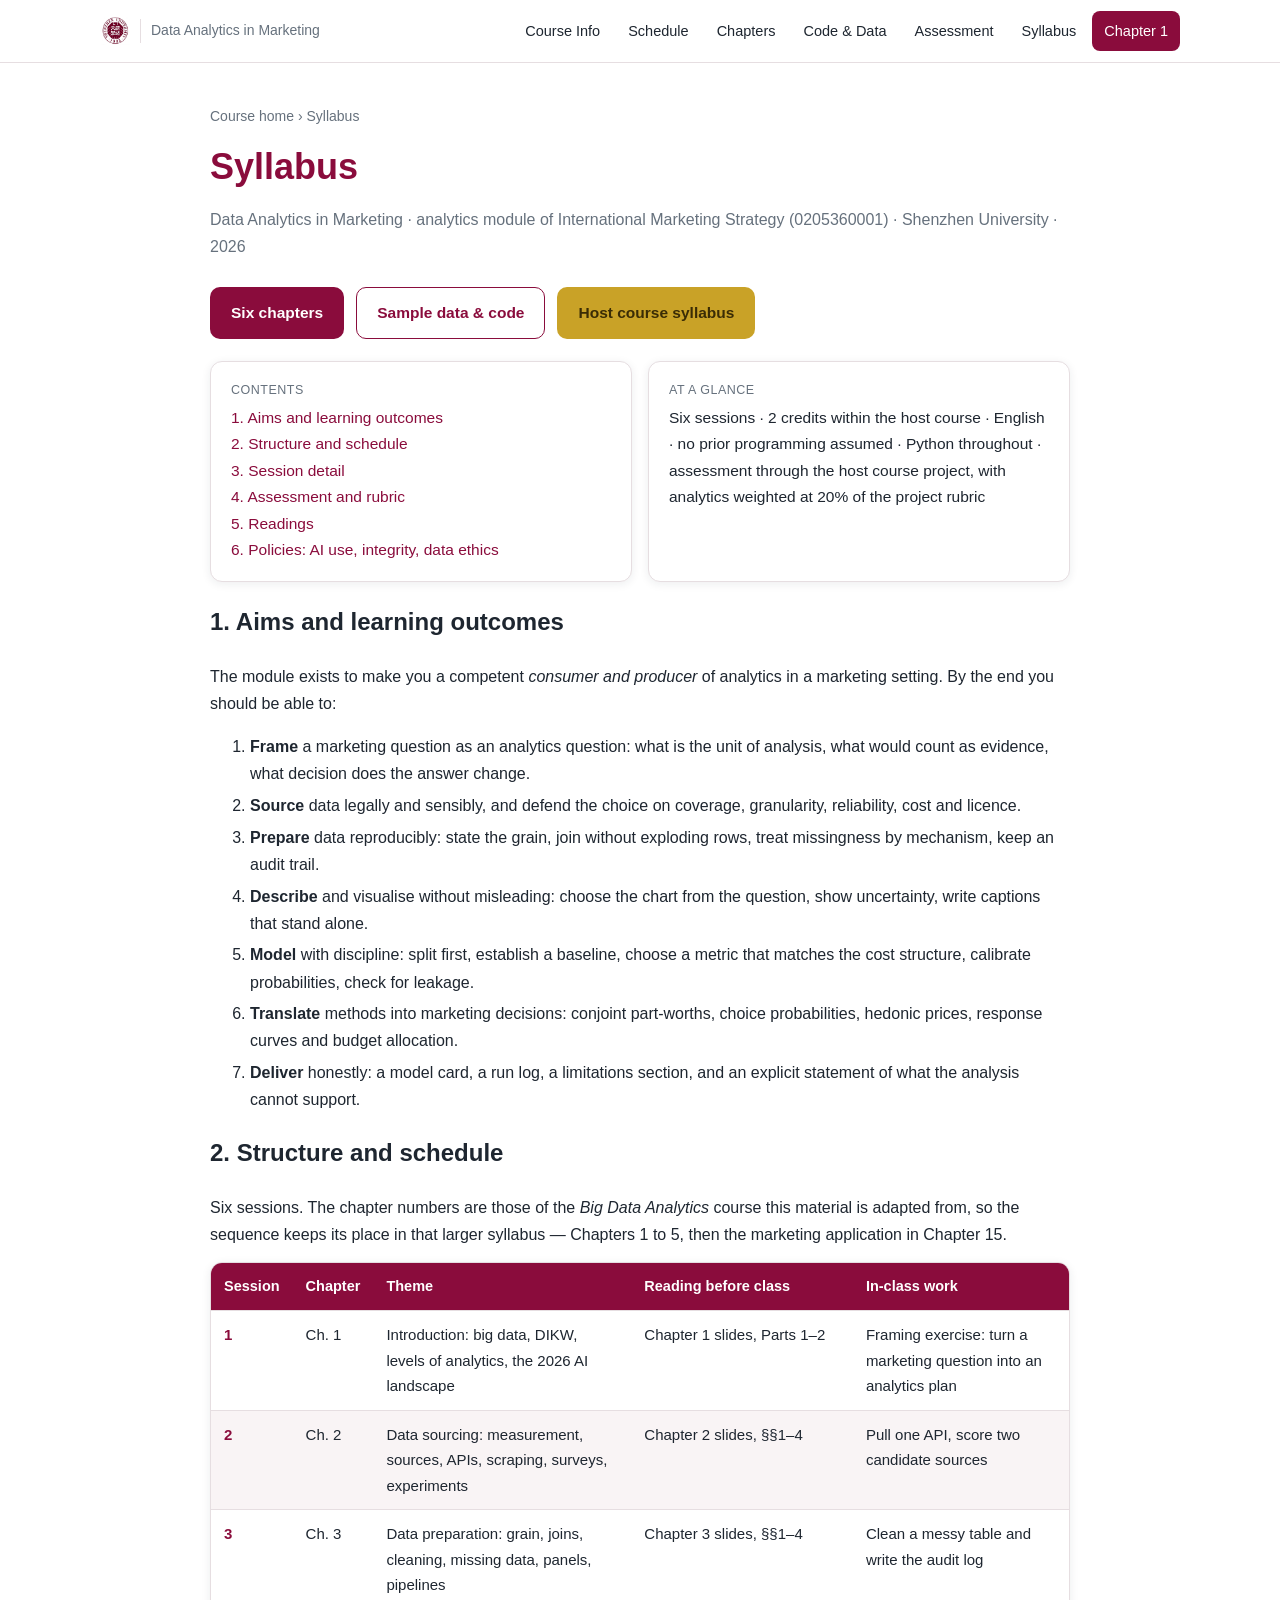
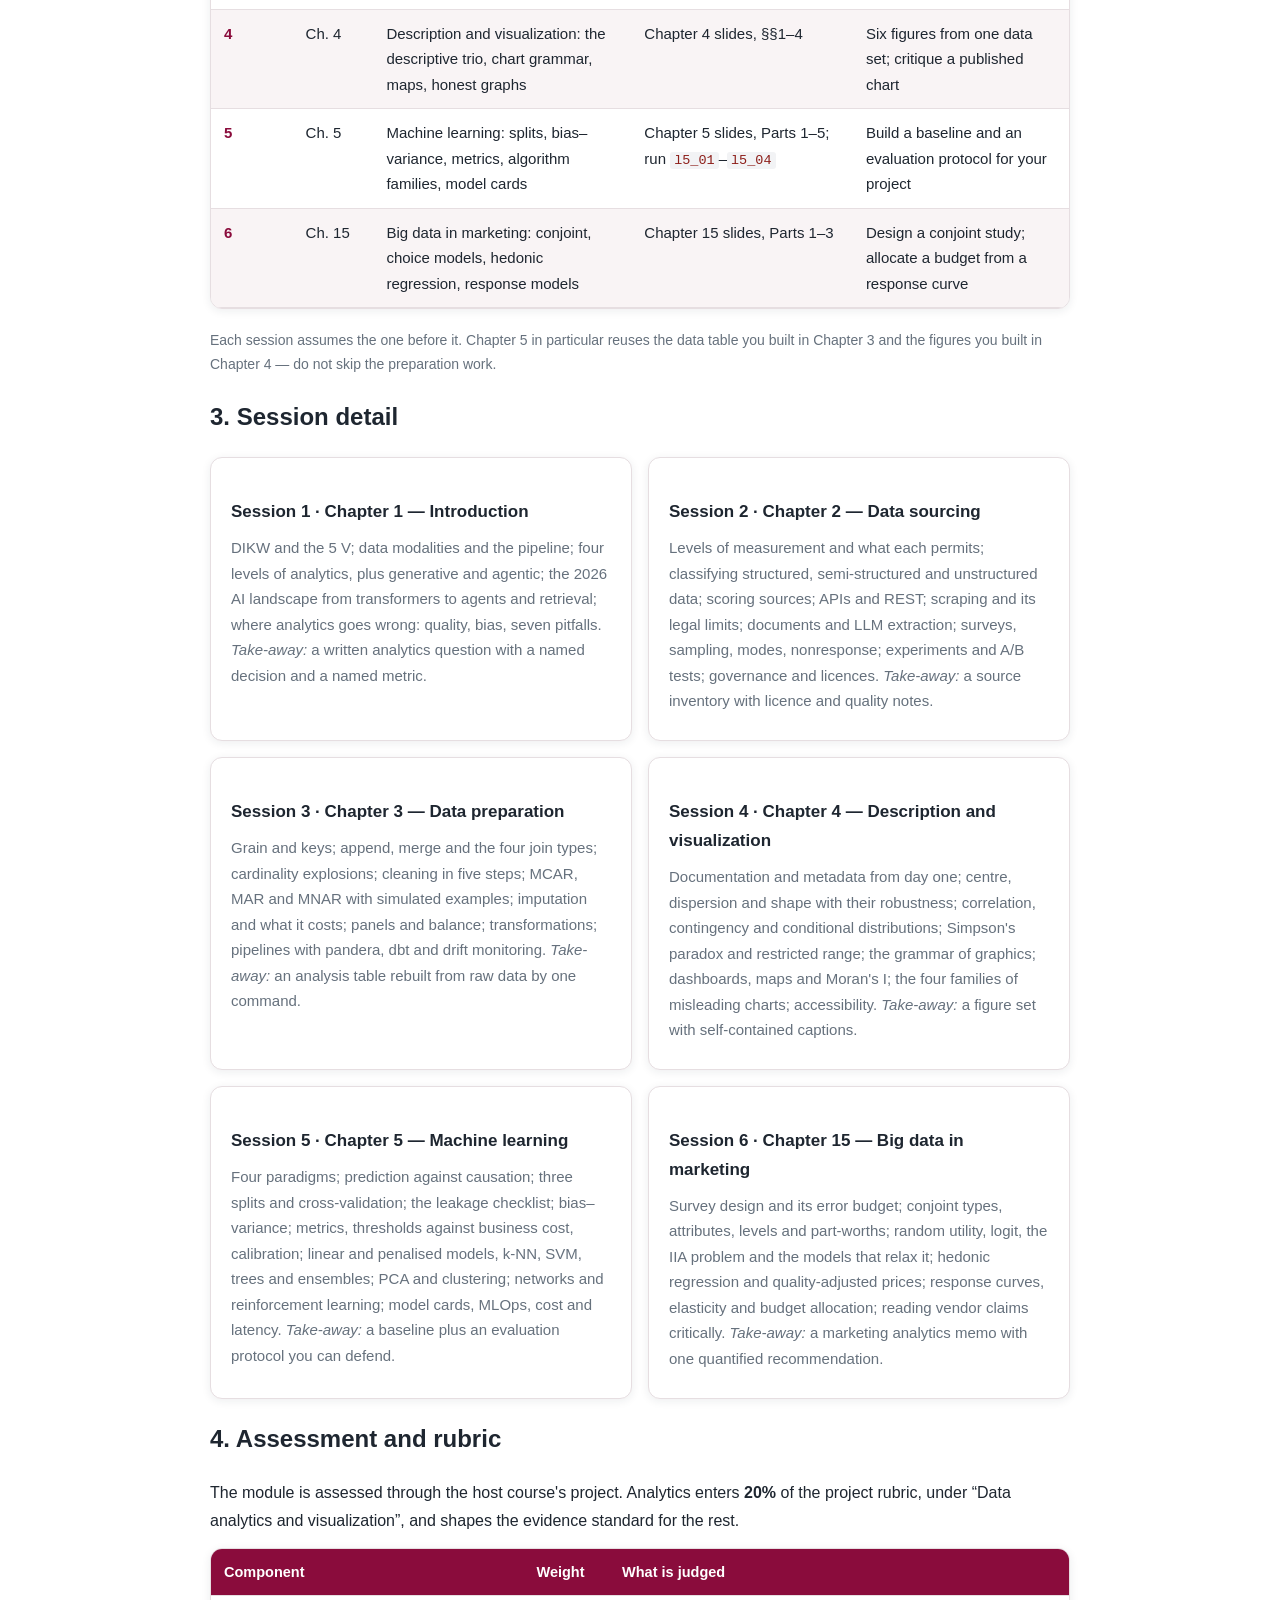
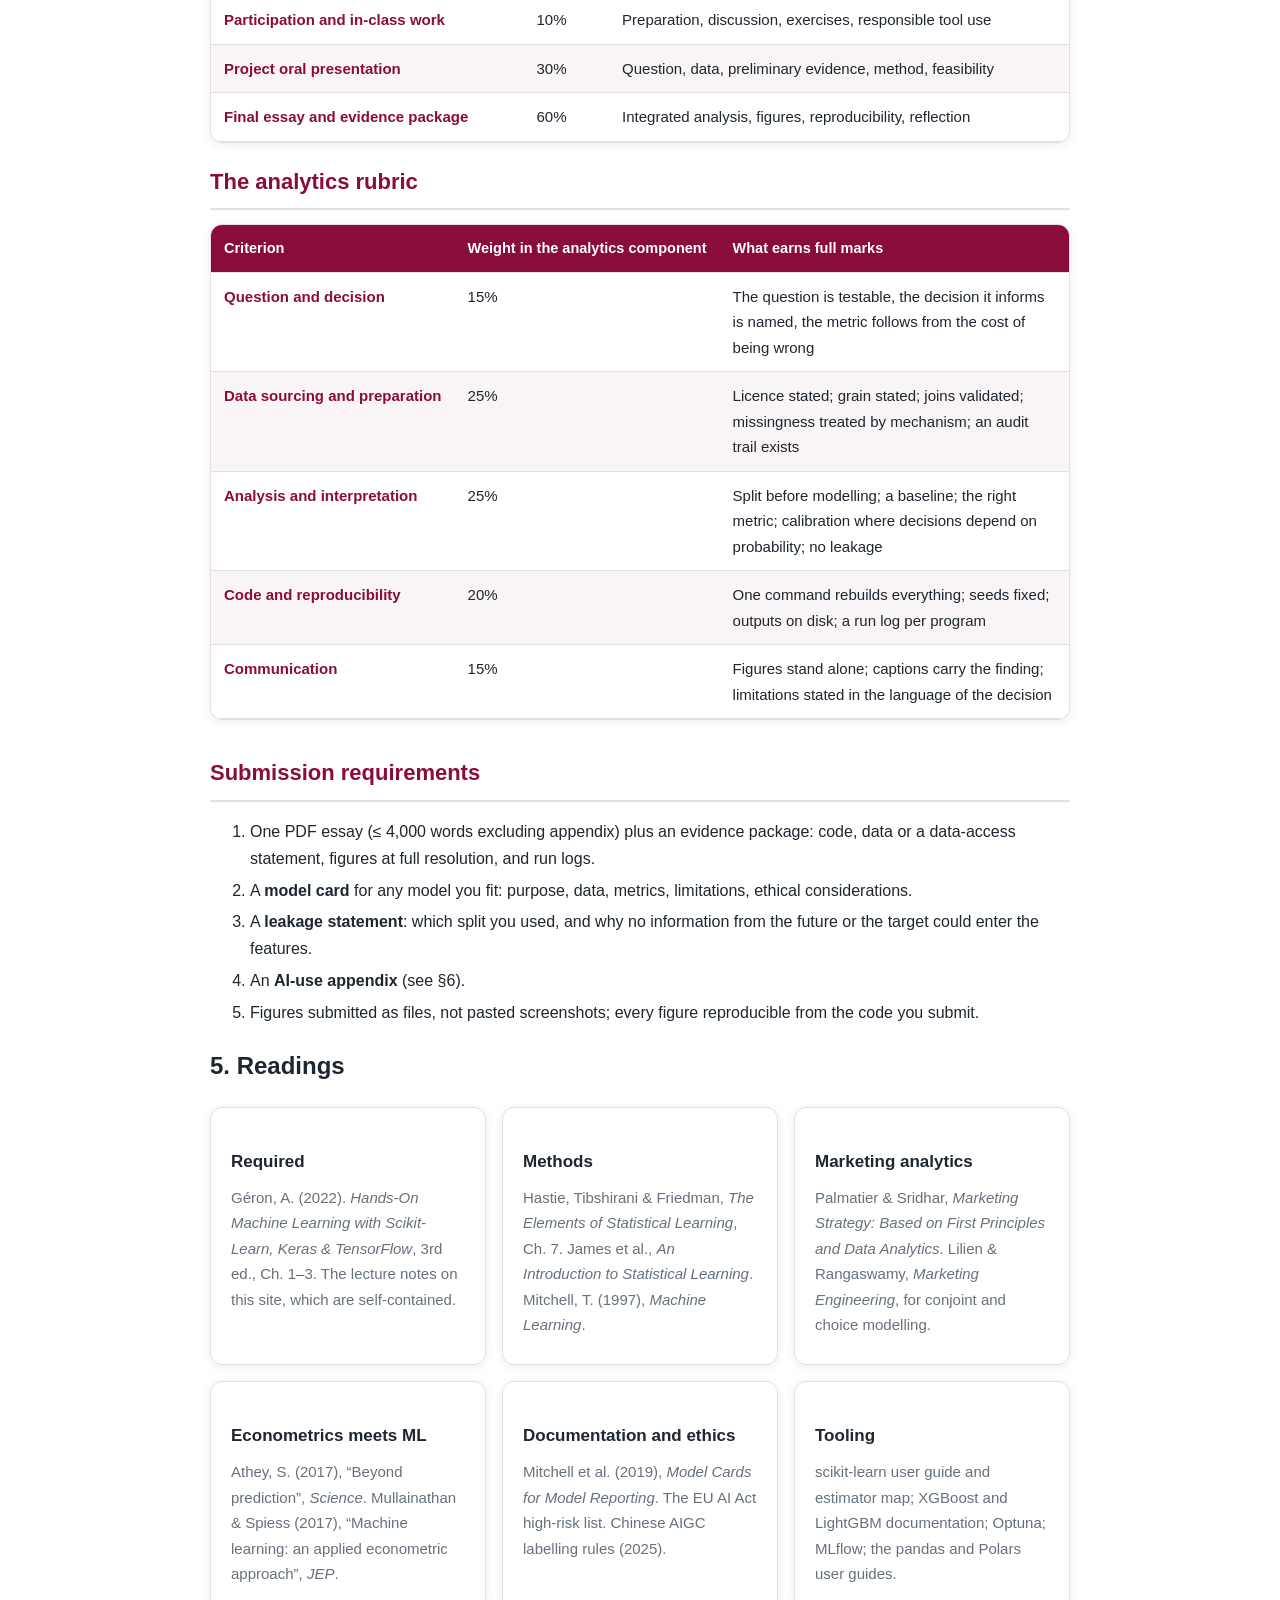
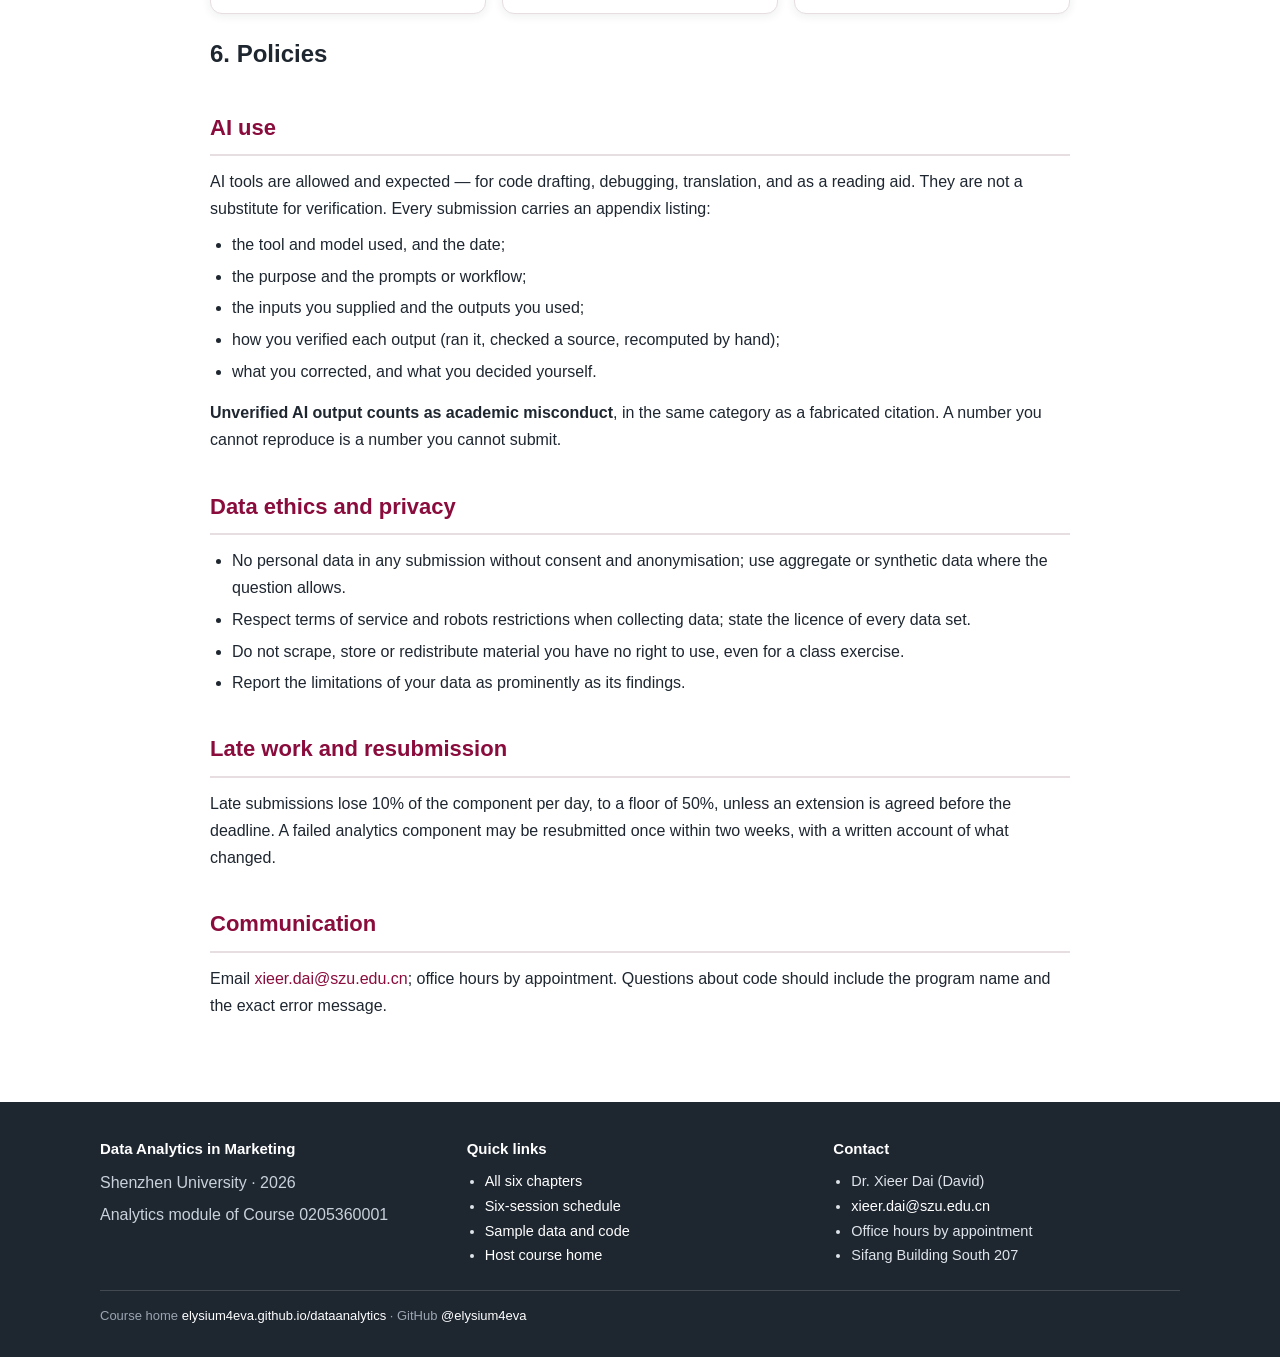
<file: syllabus.html>
<!DOCTYPE html>
<html lang="en">
<head>
<meta charset="utf-8">
<meta name="viewport" content="width=device-width, initial-scale=1">
<title>Syllabus · Data Analytics in Marketing</title>
<meta name="description" content="Syllabus for Data Analytics in Marketing (Shenzhen University, 2026): six sessions across Chapters 1-5 and 15, learning outcomes, assessment and rubric, readings, and the AI-use and data-ethics rules.">
<link rel="stylesheet" href="assets/css/style.css">
<link rel="icon" href="assets/img/szu-logo.jpg">
</head>
<body>

<nav class="nav">
  <div class="wrap">
    <a class="nav-brand" href="index.html">
      <img src="assets/img/szu-logo.jpg" alt="Shenzhen University emblem">
      <span>Data Analytics in Marketing</span>
    </a>
    <div class="nav-links">
      <a href="index.html#info">Course Info</a>
      <a href="index.html#schedule">Schedule</a>
      <a href="index.html#chapters">Chapters</a>
      <a href="code.html">Code &amp; Data</a>
      <a href="index.html#assessment">Assessment</a>
      <a href="syllabus.html">Syllabus</a>
      <a class="cta" href="lecture-01.html">Chapter 1</a>
    </div>
  </div>
</nav>

<main class="doc">
  <div class="wrap">
    <p class="breadcrumb"><a href="index.html">Course home</a> › Syllabus</p>
    <h1 class="doc-title">Syllabus</h1>
    <p class="doc-sub">Data Analytics in Marketing · analytics module of International Marketing Strategy (0205360001) · Shenzhen University · 2026</p>

    <div class="hero-actions no-print">
      <a class="btn btn-primary" href="index.html#chapters">Six chapters</a>
      <a class="btn btn-ghost" href="code.html">Sample data &amp; code</a>
      <a class="btn btn-gold" href="https://elysium4eva.github.io/marketing/syllabus.html">Host course syllabus</a>
    </div>

    <div class="grid grid-2" style="margin-top:22px">
      <div class="card"><div class="k">Contents</div><div class="v">
        <a href="#s-aims">1. Aims and learning outcomes</a><br>
        <a href="#s-structure">2. Structure and schedule</a><br>
        <a href="#s-sessions">3. Session detail</a><br>
        <a href="#s-assessment">4. Assessment and rubric</a><br>
        <a href="#s-reading">5. Readings</a><br>
        <a href="#s-policy">6. Policies: AI use, integrity, data ethics</a>
      </div></div>
      <div class="card"><div class="k">At a glance</div><div class="v">Six sessions · 2 credits within the host course · English · no prior programming assumed · Python throughout · assessment through the host course project, with analytics weighted at 20% of the project rubric</div></div>
    </div>

    <h2 id="s-aims">1. Aims and learning outcomes</h2>
    <p>The module exists to make you a competent <em>consumer and producer</em> of analytics in a marketing setting.
       By the end you should be able to:</p>
    <ol>
      <li><strong>Frame</strong> a marketing question as an analytics question: what is the unit of analysis, what would count as evidence, what decision does the answer change.</li>
      <li><strong>Source</strong> data legally and sensibly, and defend the choice on coverage, granularity, reliability, cost and licence.</li>
      <li><strong>Prepare</strong> data reproducibly: state the grain, join without exploding rows, treat missingness by mechanism, keep an audit trail.</li>
      <li><strong>Describe</strong> and visualise without misleading: choose the chart from the question, show uncertainty, write captions that stand alone.</li>
      <li><strong>Model</strong> with discipline: split first, establish a baseline, choose a metric that matches the cost structure, calibrate probabilities, check for leakage.</li>
      <li><strong>Translate</strong> methods into marketing decisions: conjoint part-worths, choice probabilities, hedonic prices, response curves and budget allocation.</li>
      <li><strong>Deliver</strong> honestly: a model card, a run log, a limitations section, and an explicit statement of what the analysis cannot support.</li>
    </ol>

    <h2 id="s-structure">2. Structure and schedule</h2>
    <p>Six sessions. The chapter numbers are those of the <em>Big Data Analytics</em> course this material is adapted
       from, so the sequence keeps its place in that larger syllabus — Chapters 1 to 5, then the marketing application
       in Chapter 15.</p>
    <div class="table-wrap"><table>
      <thead><tr><th>Session</th><th>Chapter</th><th>Theme</th><th>Reading before class</th><th>In-class work</th></tr></thead>
      <tbody>
        <tr><td class="week">1</td><td class="lec">Ch. 1</td><td>Introduction: big data, DIKW, levels of analytics, the 2026 AI landscape</td><td>Chapter 1 slides, Parts 1–2</td><td>Framing exercise: turn a marketing question into an analytics plan</td></tr>
        <tr><td class="week">2</td><td class="lec">Ch. 2</td><td>Data sourcing: measurement, sources, APIs, scraping, surveys, experiments</td><td>Chapter 2 slides, §§1–4</td><td>Pull one API, score two candidate sources</td></tr>
        <tr><td class="week">3</td><td class="lec">Ch. 3</td><td>Data preparation: grain, joins, cleaning, missing data, panels, pipelines</td><td>Chapter 3 slides, §§1–4</td><td>Clean a messy table and write the audit log</td></tr>
        <tr><td class="week">4</td><td class="lec">Ch. 4</td><td>Description and visualization: the descriptive trio, chart grammar, maps, honest graphs</td><td>Chapter 4 slides, §§1–4</td><td>Six figures from one data set; critique a published chart</td></tr>
        <tr><td class="week">5</td><td class="lec">Ch. 5</td><td>Machine learning: splits, bias–variance, metrics, algorithm families, model cards</td><td>Chapter 5 slides, Parts 1–5; run <code>l5_01</code>–<code>l5_04</code></td><td>Build a baseline and an evaluation protocol for your project</td></tr>
        <tr><td class="week">6</td><td class="lec">Ch. 15</td><td>Big data in marketing: conjoint, choice models, hedonic regression, response models</td><td>Chapter 15 slides, Parts 1–3</td><td>Design a conjoint study; allocate a budget from a response curve</td></tr>
      </tbody>
    </table></div>
    <p class="note">Each session assumes the one before it. Chapter 5 in particular reuses the data table you built in
      Chapter 3 and the figures you built in Chapter 4 — do not skip the preparation work.</p>

    <h2 id="s-sessions">3. Session detail</h2>
    <div class="grid grid-2">
      <div class="card"><h4>Session 1 · Chapter 1 — Introduction</h4>
        <p>DIKW and the 5 V; data modalities and the pipeline; four levels of analytics, plus generative and agentic;
           the 2026 AI landscape from transformers to agents and retrieval; where analytics goes wrong: quality, bias,
           seven pitfalls. <em>Take-away:</em> a written analytics question with a named decision and a named metric.</p></div>
      <div class="card"><h4>Session 2 · Chapter 2 — Data sourcing</h4>
        <p>Levels of measurement and what each permits; classifying structured, semi-structured and unstructured data;
           scoring sources; APIs and REST; scraping and its legal limits; documents and LLM extraction; surveys,
           sampling, modes, nonresponse; experiments and A/B tests; governance and licences.
           <em>Take-away:</em> a source inventory with licence and quality notes.</p></div>
      <div class="card"><h4>Session 3 · Chapter 3 — Data preparation</h4>
        <p>Grain and keys; append, merge and the four join types; cardinality explosions; cleaning in five steps;
           MCAR, MAR and MNAR with simulated examples; imputation and what it costs; panels and balance;
           transformations; pipelines with pandera, dbt and drift monitoring.
           <em>Take-away:</em> an analysis table rebuilt from raw data by one command.</p></div>
      <div class="card"><h4>Session 4 · Chapter 4 — Description and visualization</h4>
        <p>Documentation and metadata from day one; centre, dispersion and shape with their robustness; correlation,
           contingency and conditional distributions; Simpson's paradox and restricted range; the grammar of graphics;
           dashboards, maps and Moran's I; the four families of misleading charts; accessibility.
           <em>Take-away:</em> a figure set with self-contained captions.</p></div>
      <div class="card"><h4>Session 5 · Chapter 5 — Machine learning</h4>
        <p>Four paradigms; prediction against causation; three splits and cross-validation; the leakage checklist;
           bias–variance; metrics, thresholds against business cost, calibration; linear and penalised models, k-NN,
           SVM, trees and ensembles; PCA and clustering; networks and reinforcement learning; model cards, MLOps,
           cost and latency. <em>Take-away:</em> a baseline plus an evaluation protocol you can defend.</p></div>
      <div class="card"><h4>Session 6 · Chapter 15 — Big data in marketing</h4>
        <p>Survey design and its error budget; conjoint types, attributes, levels and part-worths; random utility,
           logit, the IIA problem and the models that relax it; hedonic regression and quality-adjusted prices;
           response curves, elasticity and budget allocation; reading vendor claims critically.
           <em>Take-away:</em> a marketing analytics memo with one quantified recommendation.</p></div>
    </div>

    <h2 id="s-assessment">4. Assessment and rubric</h2>
    <p>The module is assessed through the host course's project. Analytics enters <strong>20%</strong> of the project
       rubric, under “Data analytics and visualization”, and shapes the evidence standard for the rest.</p>
    <div class="table-wrap"><table>
      <thead><tr><th>Component</th><th>Weight</th><th>What is judged</th></tr></thead>
      <tbody>
        <tr><td class="week">Participation and in-class work</td><td class="lec">10%</td><td>Preparation, discussion, exercises, responsible tool use</td></tr>
        <tr><td class="week">Project oral presentation</td><td class="lec">30%</td><td>Question, data, preliminary evidence, method, feasibility</td></tr>
        <tr><td class="week">Final essay and evidence package</td><td class="lec">60%</td><td>Integrated analysis, figures, reproducibility, reflection</td></tr>
      </tbody>
    </table></div>

    <h3>The analytics rubric</h3>
    <div class="table-wrap"><table>
      <thead><tr><th>Criterion</th><th>Weight in the analytics component</th><th>What earns full marks</th></tr></thead>
      <tbody>
        <tr><td class="week">Question and decision</td><td class="lec">15%</td><td>The question is testable, the decision it informs is named, the metric follows from the cost of being wrong</td></tr>
        <tr><td class="week">Data sourcing and preparation</td><td class="lec">25%</td><td>Licence stated; grain stated; joins validated; missingness treated by mechanism; an audit trail exists</td></tr>
        <tr><td class="week">Analysis and interpretation</td><td class="lec">25%</td><td>Split before modelling; a baseline; the right metric; calibration where decisions depend on probability; no leakage</td></tr>
        <tr><td class="week">Code and reproducibility</td><td class="lec">20%</td><td>One command rebuilds everything; seeds fixed; outputs on disk; a run log per program</td></tr>
        <tr><td class="week">Communication</td><td class="lec">15%</td><td>Figures stand alone; captions carry the finding; limitations stated in the language of the decision</td></tr>
      </tbody>
    </table></div>

    <h3>Submission requirements</h3>
    <ol>
      <li>One PDF essay (≤ 4,000 words excluding appendix) plus an evidence package: code, data or a data-access statement, figures at full resolution, and run logs.</li>
      <li>A <strong>model card</strong> for any model you fit: purpose, data, metrics, limitations, ethical considerations.</li>
      <li>A <strong>leakage statement</strong>: which split you used, and why no information from the future or the target could enter the features.</li>
      <li>An <strong>AI-use appendix</strong> (see §6).</li>
      <li>Figures submitted as files, not pasted screenshots; every figure reproducible from the code you submit.</li>
    </ol>

    <h2 id="s-reading">5. Readings</h2>
    <div class="grid grid-3">
      <div class="card"><h4>Required</h4><p>Géron, A. (2022). <em>Hands-On Machine Learning with Scikit-Learn, Keras &amp; TensorFlow</em>, 3rd ed., Ch. 1–3. The lecture notes on this site, which are self-contained.</p></div>
      <div class="card"><h4>Methods</h4><p>Hastie, Tibshirani &amp; Friedman, <em>The Elements of Statistical Learning</em>, Ch. 7. James et al., <em>An Introduction to Statistical Learning</em>. Mitchell, T. (1997), <em>Machine Learning</em>.</p></div>
      <div class="card"><h4>Marketing analytics</h4><p>Palmatier &amp; Sridhar, <em>Marketing Strategy: Based on First Principles and Data Analytics</em>. Lilien &amp; Rangaswamy, <em>Marketing Engineering</em>, for conjoint and choice modelling.</p></div>
      <div class="card"><h4>Econometrics meets ML</h4><p>Athey, S. (2017), “Beyond prediction”, <em>Science</em>. Mullainathan &amp; Spiess (2017), “Machine learning: an applied econometric approach”, <em>JEP</em>.</p></div>
      <div class="card"><h4>Documentation and ethics</h4><p>Mitchell et al. (2019), <em>Model Cards for Model Reporting</em>. The EU AI Act high-risk list. Chinese AIGC labelling rules (2025).</p></div>
      <div class="card"><h4>Tooling</h4><p>scikit-learn user guide and estimator map; XGBoost and LightGBM documentation; Optuna; MLflow; the pandas and Polars user guides.</p></div>
    </div>

    <h2 id="s-policy">6. Policies</h2>
    <h3>AI use</h3>
    <p>AI tools are allowed and expected — for code drafting, debugging, translation, and as a reading aid. They are not a
       substitute for verification. Every submission carries an appendix listing:</p>
    <ul>
      <li>the tool and model used, and the date;</li>
      <li>the purpose and the prompts or workflow;</li>
      <li>the inputs you supplied and the outputs you used;</li>
      <li>how you verified each output (ran it, checked a source, recomputed by hand);</li>
      <li>what you corrected, and what you decided yourself.</li>
    </ul>
    <p><strong>Unverified AI output counts as academic misconduct</strong>, in the same category as a fabricated
       citation. A number you cannot reproduce is a number you cannot submit.</p>

    <h3>Data ethics and privacy</h3>
    <ul>
      <li>No personal data in any submission without consent and anonymisation; use aggregate or synthetic data where the question allows.</li>
      <li>Respect terms of service and robots restrictions when collecting data; state the licence of every data set.</li>
      <li>Do not scrape, store or redistribute material you have no right to use, even for a class exercise.</li>
      <li>Report the limitations of your data as prominently as its findings.</li>
    </ul>

    <h3>Late work and resubmission</h3>
    <p>Late submissions lose 10% of the component per day, to a floor of 50%, unless an extension is agreed before the
       deadline. A failed analytics component may be resubmitted once within two weeks, with a written account of what
       changed.</p>

    <h3>Communication</h3>
    <p>Email <a href="mailto:xieer.dai@szu.edu.cn">xieer.dai@szu.edu.cn</a>; office hours by appointment. Questions about
       code should include the program name and the exact error message.</p>
  </div>
</main>

<footer>
  <div class="wrap">
    <div class="cols">
      <div>
        <h5>Data Analytics in Marketing</h5>
        <p style="margin:.3em 0;color:#c9d2dc">Shenzhen University · 2026</p>
        <p style="margin:.3em 0;color:#c9d2dc">Analytics module of Course 0205360001</p>
      </div>
      <div>
        <h5>Quick links</h5>
        <ul>
          <li><a href="index.html#chapters">All six chapters</a></li>
          <li><a href="index.html#schedule">Six-session schedule</a></li>
          <li><a href="code.html">Sample data and code</a></li>
          <li><a href="https://elysium4eva.github.io/marketing/">Host course home</a></li>
        </ul>
      </div>
      <div>
        <h5>Contact</h5>
        <ul>
          <li>Dr. Xieer Dai (David)</li>
          <li><a href="mailto:xieer.dai@szu.edu.cn">xieer.dai@szu.edu.cn</a></li>
          <li>Office hours by appointment</li>
          <li>Sifang Building South 207</li>
        </ul>
      </div>
    </div>
    <div class="fine">
      Course home <a href="https://elysium4eva.github.io/dataanalytics/">elysium4eva.github.io/dataanalytics</a> ·
      GitHub <a href="https://github.com/elysium4eva">@elysium4eva</a>
    </div>
  </div>
</footer>
</body>
</html>
</file>
<file: assets/css/style.css>
/* ==========================================================================
   Big Data Analytics course site — 深圳大学 course theme
   Palette follows the SZU beamer theme / syllabus:
     lychee red #8A0C3C · gold #C9A227 · ink #1E2630 · grey #66717D
   ========================================================================== */
:root{
  --red:#8A0C3C;
  --red-dark:#6E0A30;
  --red-soft:#F9F4F5;
  --gold:#C9A227;
  --ink:#1E2630;
  --grey:#66717D;
  --light:#F7F3F2;
  --border:#E6DEE1;
  --white:#fff;
  --shadow:0 2px 10px rgba(30,38,48,.08);
  --shadow-lg:0 10px 30px rgba(30,38,48,.14);
  --radius:12px;
  --maxw:1120px;
  --font:-apple-system,BlinkMacSystemFont,"Segoe UI","Microsoft YaHei","PingFang SC",
         "Hiragino Sans GB","Source Han Sans SC","Noto Sans CJK SC",sans-serif;
}
*,*::before,*::after{box-sizing:border-box}
html{scroll-behavior:smooth}
body{margin:0;font-family:var(--font);color:var(--ink);background:var(--white);
     line-height:1.7;font-size:16px;-webkit-font-smoothing:antialiased}
img{max-width:100%;display:block}
a{color:var(--red);text-decoration:none}
a:hover{text-decoration:underline}
code{font-family:ui-monospace,SFMono-Regular,Consolas,"Liberation Mono",monospace;
     background:var(--red-soft);padding:.1em .35em;border-radius:4px;font-size:.92em}
.wrap{max-width:var(--maxw);margin:0 auto;padding:0 20px}

/* ---------------------------------------------------------------- top nav */
.nav{position:sticky;top:0;z-index:50;background:rgba(255,255,255,.94);
     backdrop-filter:saturate(180%) blur(8px);border-bottom:1px solid var(--border)}
.nav .wrap{display:flex;align-items:center;gap:16px;min-height:62px}
.nav-brand{display:flex;align-items:center;gap:10px;font-weight:700;color:var(--ink)}
.nav-brand img{width:30px;height:auto}
.nav-brand span{border-left:1px solid var(--border);padding-left:10px;
                font-weight:500;color:var(--grey);font-size:14px}
.nav-links{margin-left:auto;display:flex;flex-wrap:wrap;gap:4px}
.nav-links a{padding:8px 12px;border-radius:8px;color:var(--ink);font-size:14.5px}
.nav-links a:hover{background:var(--red-soft);color:var(--red);text-decoration:none}
.nav-links a.cta{background:var(--red);color:#fff}
.nav-links a.cta:hover{background:var(--red-dark);color:#fff}

/* -------------------------------------------------------------------- hero */
.hero{position:relative;color:var(--ink);overflow:hidden}
.hero-bg{position:absolute;inset:0;
  background-image:url("../img/background.jpg");
  background-size:cover;background-position:center;opacity:.55}
.hero-bg::after{content:"";position:absolute;inset:0;
  background:linear-gradient(100deg,rgba(255,255,255,.94) 0%,rgba(255,255,255,.86) 45%,rgba(255,255,255,.55) 100%)}
.hero-inner{position:relative;padding:54px 0 46px}
.hero .eyebrow{display:inline-flex;align-items:center;gap:8px;
  color:var(--red);font-weight:700;font-size:13.5px;letter-spacing:.06em;
  text-transform:uppercase;margin:0 0 10px}
.hero .eyebrow::before{content:"";width:26px;height:3px;background:var(--gold);border-radius:2px}
.hero h1{margin:0;font-size:clamp(28px,4.4vw,44px);line-height:1.22;letter-spacing:-.01em;color:var(--red)}
.hero h2{margin:.25em 0 0;font-size:clamp(17px,2.2vw,23px);font-weight:600;color:var(--ink)}
.hero .lede{margin:16px 0 0;max-width:60ch;color:var(--grey);font-size:16.5px}
.chips{display:flex;flex-wrap:wrap;gap:8px;margin:20px 0 0;padding:0;list-style:none}
.chips li{background:#fff;border:1px solid var(--border);border-radius:999px;
  padding:6px 14px;font-size:14px;color:var(--ink);box-shadow:var(--shadow)}
.chips li b{color:var(--red)}
.hero-actions{display:flex;flex-wrap:wrap;gap:12px;margin:26px 0 0}
.btn{display:inline-flex;align-items:center;gap:8px;padding:12px 20px;border-radius:10px;
  font-weight:600;font-size:15.5px;border:1px solid transparent;cursor:pointer;
  transition:transform .12s ease,box-shadow .12s ease,background .12s ease}
.btn:hover{text-decoration:none;transform:translateY(-1px);box-shadow:var(--shadow-lg)}
.btn-primary{background:var(--red);color:#fff}
.btn-primary:hover{background:var(--red-dark);color:#fff}
.btn-ghost{background:#fff;color:var(--red);border-color:var(--red)}
.btn-ghost:hover{background:var(--red-soft);color:var(--red)}
.btn-gold{background:var(--gold);color:#3a2c05}
.btn-gold:hover{background:#b9931f;color:#2d2204}

/* ------------------------------------------------------------------ layout */
section{padding:52px 0}
section.alt{background:var(--light)}
.section-head{margin:0 0 22px}
.section-head h3{margin:0;font-size:clamp(21px,2.6vw,27px);color:var(--red);letter-spacing:-.01em}
.section-head h3 small{display:block;font-size:14px;color:var(--grey);font-weight:500;
  letter-spacing:.02em;margin-top:6px}
.section-head p{margin:12px 0 0;color:var(--grey);max-width:78ch}
.grid{display:grid;gap:16px}
.grid-2{grid-template-columns:repeat(auto-fit,minmax(300px,1fr))}
.grid-3{grid-template-columns:repeat(auto-fit,minmax(260px,1fr))}
.grid-4{grid-template-columns:repeat(auto-fit,minmax(215px,1fr))}
.card{background:#fff;border:1px solid var(--border);border-radius:var(--radius);
  padding:18px 20px;box-shadow:var(--shadow)}
.card h4{margin:0 0 6px;font-size:16px;color:var(--ink)}
.card .k{font-size:12.5px;color:var(--grey);letter-spacing:.04em;text-transform:uppercase}
.card .v{margin-top:4px;font-size:15.5px}
.card .v strong{color:var(--red)}
.card p{margin:.4em 0 0;color:var(--grey);font-size:15px}

/* ------------------------------------------------------------------ tables */
.table-wrap{overflow-x:auto;border:1px solid var(--border);border-radius:var(--radius);
  background:#fff;box-shadow:var(--shadow)}
table{border-collapse:collapse;width:100%;font-size:15px}
th,td{padding:11px 13px;text-align:left;vertical-align:top;border-bottom:1px solid var(--border)}
thead th{background:var(--red);color:#fff;font-weight:600;font-size:14.5px;
  position:sticky;top:0;white-space:nowrap}
tbody tr:nth-child(even){background:var(--red-soft)}
tbody tr:hover{background:#fdf7f9}
td.week{white-space:nowrap;font-weight:700;color:var(--red)}
td.lec{white-space:nowrap}
.tag{display:inline-block;padding:2px 8px;border-radius:999px;font-size:12.5px;
  border:1px solid var(--border);background:#fff;color:var(--grey);white-space:nowrap}
.tag-new{background:var(--red);color:#fff;border-color:var(--red)}
.tag-soon{background:#fff;color:var(--grey)}

/* ---------------------------------------------------------------- lectures */
.lectures{display:grid;gap:14px;grid-template-columns:repeat(auto-fit,minmax(320px,1fr))}
.lecture{border:1px solid var(--border);border-radius:var(--radius);background:#fff;
  padding:16px 18px;box-shadow:var(--shadow);display:flex;flex-direction:column;gap:8px}
.lecture.is-live{border-left:5px solid var(--red)}
.lecture-top{display:flex;align-items:center;gap:10px}
.num{flex:0 0 34px;height:34px;border-radius:50%;background:var(--red);color:#fff;
  display:grid;place-items:center;font-weight:700;font-size:14.5px}
.lecture h4{margin:0;font-size:16.5px}
.lecture .topics{margin:0;padding-left:18px;color:var(--grey);font-size:14.6px}
.lecture .topics li{margin:2px 0}
.file-links{margin-top:auto;display:flex;flex-wrap:wrap;gap:8px;padding-top:6px}
.file-links a{display:inline-flex;align-items:center;gap:6px;font-size:14px;
  border:1px solid var(--red);color:var(--red);border-radius:8px;padding:7px 12px}
.file-links a:hover{background:var(--red);color:#fff;text-decoration:none}
.file-links .muted{color:var(--grey);border-color:var(--border)}

/* --------------------------------------------------------------- callouts */
.callout{border-left:4px solid var(--gold);background:#FFFDF5;border-radius:0 var(--radius) var(--radius) 0;
  padding:16px 20px}
.callout h4{margin:0 0 6px;color:#7a5f0a}
.callout ul{margin:.4em 0 0;padding-left:20px}
.note{font-size:14px;color:var(--grey)}
.linkrow{margin:16px 0 8px}
.linkrow .btn{font-size:15px}

/* ----------------------------------------------------------------- footer */
footer{background:var(--ink);color:#dfe4ea;padding:34px 0 30px;margin-top:14px}
footer a{color:#fff}
footer .cols{display:grid;gap:20px;grid-template-columns:repeat(auto-fit,minmax(240px,1fr))}
footer h5{margin:0 0 8px;color:#fff;font-size:15px}
footer ul{margin:0;padding-left:18px;font-size:14.5px}
footer .fine{margin-top:22px;padding-top:14px;border-top:1px solid rgba(255,255,255,.16);
  font-size:13px;color:#9aa5b1}

/* --------------------------------------------------------------- syllabus */
.doc{background:#fff}
.doc .wrap{max-width:900px;padding-top:34px;padding-bottom:60px}
.doc h3{margin:34px 0 12px;font-size:22px;color:var(--red);padding-bottom:8px;
  border-bottom:2px solid var(--border)}
.doc h3:first-of-type{margin-top:12px}
.doc h4{margin:22px 0 8px;font-size:17px;color:var(--ink)}
.doc p{margin:.55em 0}
.doc ul{margin:.4em 0 .9em;padding-left:22px}
.doc li{margin:.28em 0}
.doc .table-wrap{margin:14px 0 20px}
.doc-title{margin:0;font-size:clamp(26px,3.6vw,36px);color:var(--red)}
.doc-sub{margin:.3em 0 0;color:var(--grey)}
.toc{background:var(--red-soft);border:1px solid var(--border);border-radius:var(--radius);
  padding:14px 20px;margin:22px 0 6px}
.toc ol{margin:.3em 0;padding-left:22px;columns:2;column-gap:28px}
.toc li{font-size:14.8px}
@media (max-width:680px){.toc ol{columns:1}}

.breadcrumb{font-size:14px;color:var(--grey);margin:18px 0 6px}
.breadcrumb a{color:var(--grey)}
.pdf-frame{width:100%;height:min(78vh,900px);border:1px solid var(--border);
  border-radius:var(--radius);box-shadow:var(--shadow)}

.skip{position:absolute;left:-9999px}
@media (max-width:720px){
  .nav-links{display:none}
  .hero-inner{padding:38px 0 34px}
  section{padding:40px 0}
}
@media print{
  .nav,.hero-actions,.hero-bg,footer,.no-print{display:none!important}
  body{font-size:11pt}
  .doc .wrap{max-width:none}
  a{color:#000}
  .table-wrap{box-shadow:none;break-inside:avoid}
}

/* --- code blocks (code.html) ------------------------------------------------ */
.doc pre{background:#f6f7f9;border:1px solid #e2e6ea;border-left:3px solid #8c1d18;
  border-radius:4px;padding:12px 14px;overflow-x:auto;font-size:.86rem;line-height:1.55;margin:14px 0}
.doc pre code{background:none;padding:0;border:0;font-size:inherit;color:#1f2933}
.doc code{background:#f2f3f5;padding:1px 4px;border-radius:3px;font-size:.9em;color:#8c1d18}
.doc td a{color:#8c1d18;text-decoration:none;border-bottom:1px solid rgba(140,29,24,.25)}
.doc td a:hover{border-bottom-color:#8c1d18}
</file>
